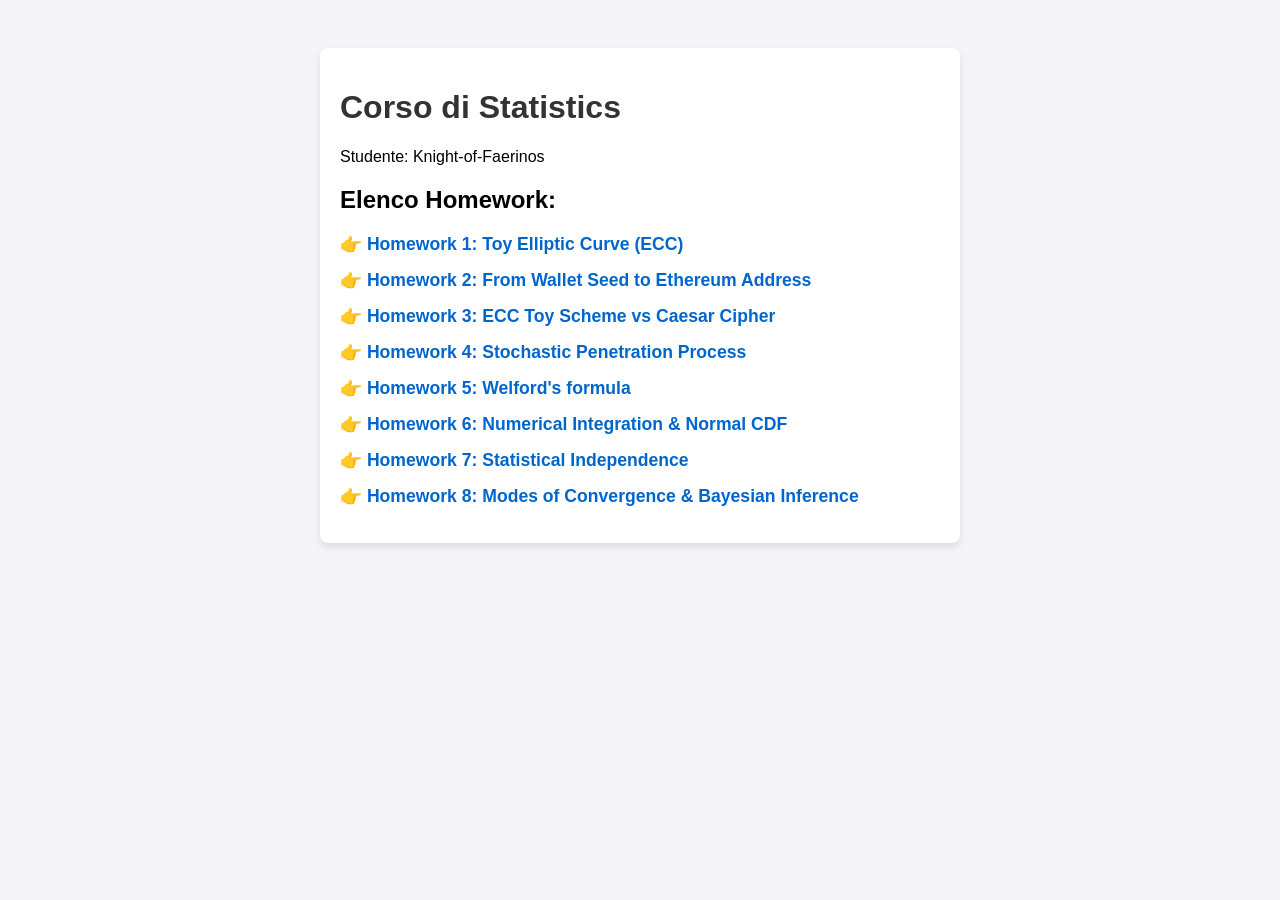
<file: index.html>
<!DOCTYPE html>
<html lang="en">
<head>
    <meta charset="UTF-8">
    <title>Statistics - Homeworks</title>
    <style>
        body { font-family: Arial, sans-serif; padding: 40px; background-color: #f4f4f9; }
        .container { max-width: 600px; margin: 0 auto; background: white; padding: 20px; border-radius: 8px; box-shadow: 0 4px 8px rgba(0,0,0,0.1); }
        h1 { color: #333; }
        ul { list-style-type: none; padding: 0; }
        li { margin: 15px 0; font-size: 1.1em; }
        a { text-decoration: none; color: #0066cc; font-weight: bold; }
        a:hover { text-decoration: underline; }
    </style>
</head>
<body>
    <div class="container">
        <h1>Corso di Statistics</h1>
        <p>Studente: Knight-of-Faerinos</p>
        
        <h2>Elenco Homework:</h2>
        <ul>
            <li>👉 <a href="./Homework1/index.html">Homework 1: Toy Elliptic Curve (ECC)</a></li>
            <li>👉 <a href="./Homework2/index.html">Homework 2: From Wallet Seed to Ethereum Address</a></li>
            <li>👉 <a href="./Homework3/index.html">Homework 3: ECC Toy Scheme vs Caesar Cipher</a></li>
            <li>👉 <a href="./Homework4/index.html">Homework 4: Stochastic Penetration Process</a></li>
            <li>👉 <a href="./Homework5/index.html">Homework 5: Welford's formula</a></li>
            <li>👉 <a href="./Homework6/index.html">Homework 6: Numerical Integration & Normal CDF</a></li>
            <li>👉 <a href="./Homework7/index.html">Homework 7: Statistical Independence</a></li>
            <li>👉 <a href="./Homework8/index.html">Homework 8: Modes of Convergence &amp; Bayesian Inference</a></li>
        </ul>
    </div>
</body>
</html>
</file>
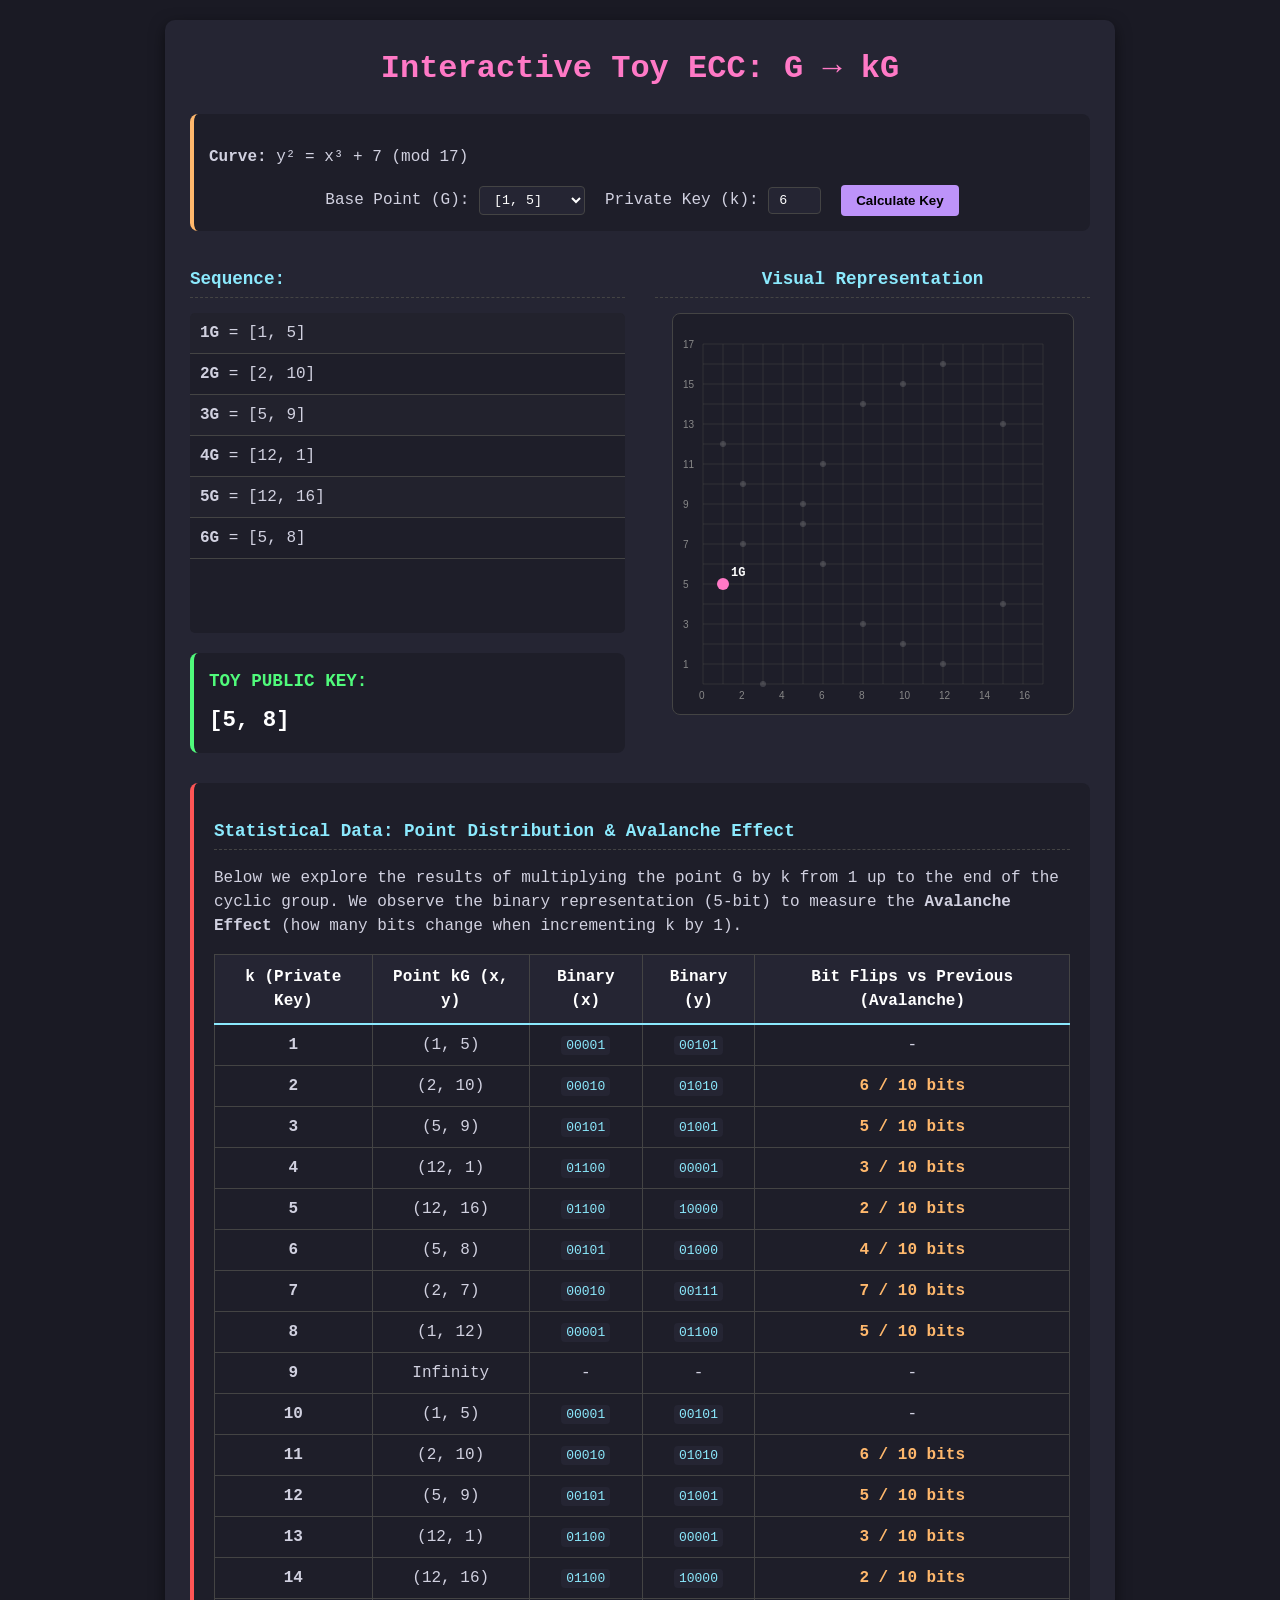
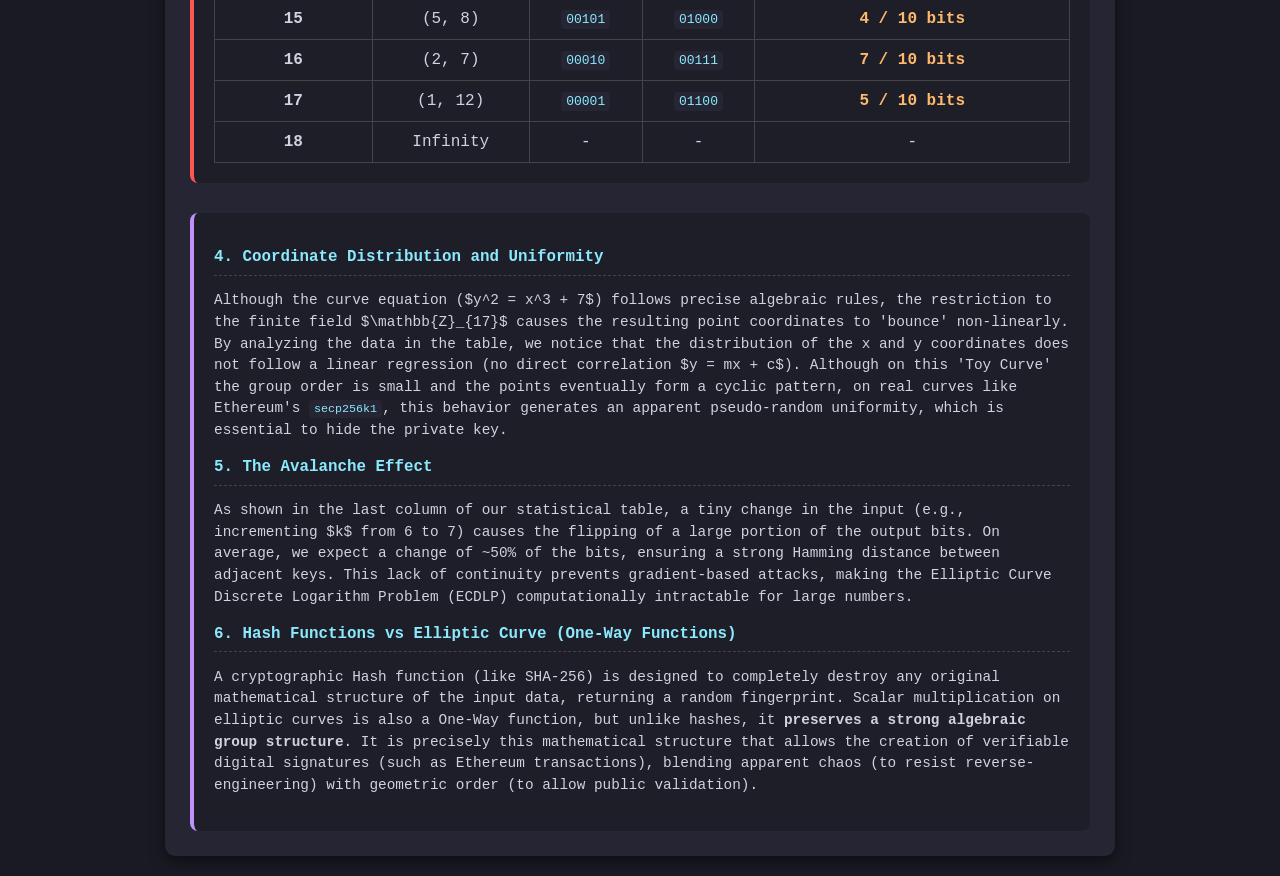
<file: Homework1/index.html>
<!DOCTYPE html>
<html lang="en">
<head>
    <meta charset="UTF-8">
    <meta name="viewport" content="width=device-width, initial-scale=1.0">
    <title>Interactive Toy ECC</title>
    <link rel="stylesheet" href="./style.css">
</head>
<body>

    <div class="container">
      <h1>Interactive Toy ECC: G &rarr; kG</h1>
      
      <div class="controls-box">
        <p><strong>Curve:</strong> y² = x³ + 7 (mod 17)</p>
        <div class="inputs-row">
            <label>Base Point (G): 
                <select id="base-point-select">
                    <option value="1,5" selected>[1, 5]</option>
                    <option value="2,10">[2, 10]</option>
                    <option value="5,8">[5, 8]</option>
                    <option value="15,13">[15, 13]</option>
                </select>
            </label>
            <label>Private Key (k): 
                <input type="number" id="private-key-input" value="6" min="1" max="20">
            </label>
            <button id="calculate-btn">Calculate Key</button>
        </div>
      </div>
      
      <div class="layout">
        <div class="text-results">
          <h2>Sequence:</h2>
          <ul id="points-list"></ul>
          <div class="result-box">
            <h3>TOY PUBLIC KEY:</h3>
            <div id="public-key-output">Press Calculate...</div>
          </div>
        </div>
        
        <div class="canvas-container">
          <h2>Visual Representation</h2>
          <canvas id="ecc-canvas" width="400" height="400"></canvas> 
        </div>
      </div>

      <div class="statistics-section">
          <h2>Statistical Data: Point Distribution & Avalanche Effect</h2>
          <p>Below we explore the results of multiplying the point G by k from 1 up to the end of the cyclic group. We observe the binary representation (5-bit) to measure the <strong>Avalanche Effect</strong> (how many bits change when incrementing k by 1).</p>
          
          <table border="1">
              <thead>
                  <tr>
                      <th>k (Private Key)</th>
                      <th>Point kG (x, y)</th>
                      <th>Binary (x)</th>
                      <th>Binary (y)</th>
                      <th>Bit Flips vs Previous (Avalanche)</th>
                  </tr>
              </thead>
              <tbody id="stats-table-body">
                  <!-- Populated via JS -->
              </tbody>
          </table>
      </div>

      <div class="explanation-box">
          <h2>4. Coordinate Distribution and Uniformity</h2>
          <p>Although the curve equation ($y^2 = x^3 + 7$) follows precise algebraic rules, the restriction to the finite field $\mathbb{Z}_{17}$ causes the resulting point coordinates to 'bounce' non-linearly. By analyzing the data in the table, we notice that the distribution of the x and y coordinates does not follow a linear regression (no direct correlation $y = mx + c$). Although on this 'Toy Curve' the group order is small and the points eventually form a cyclic pattern, on real curves like Ethereum's <code>secp256k1</code>, this behavior generates an apparent pseudo-random uniformity, which is essential to hide the private key.</p>
          
          <h2>5. The Avalanche Effect</h2>
          <p>As shown in the last column of our statistical table, a tiny change in the input (e.g., incrementing $k$ from 6 to 7) causes the flipping of a large portion of the output bits. On average, we expect a change of ~50% of the bits, ensuring a strong Hamming distance between adjacent keys. This lack of continuity prevents gradient-based attacks, making the Elliptic Curve Discrete Logarithm Problem (ECDLP) computationally intractable for large numbers.</p>
          
          <h2>6. Hash Functions vs Elliptic Curve (One-Way Functions)</h2>
          <p>A cryptographic Hash function (like SHA-256) is designed to completely destroy any original mathematical structure of the input data, returning a random fingerprint. Scalar multiplication on elliptic curves is also a One-Way function, but unlike hashes, it <strong>preserves a strong algebraic group structure</strong>. It is precisely this mathematical structure that allows the creation of verifiable digital signatures (such as Ethereum transactions), blending apparent chaos (to resist reverse-engineering) with geometric order (to allow public validation).</p>
      </div>
    </div>

    <script src="./script.js"></script>
</body>
</html>
</file>
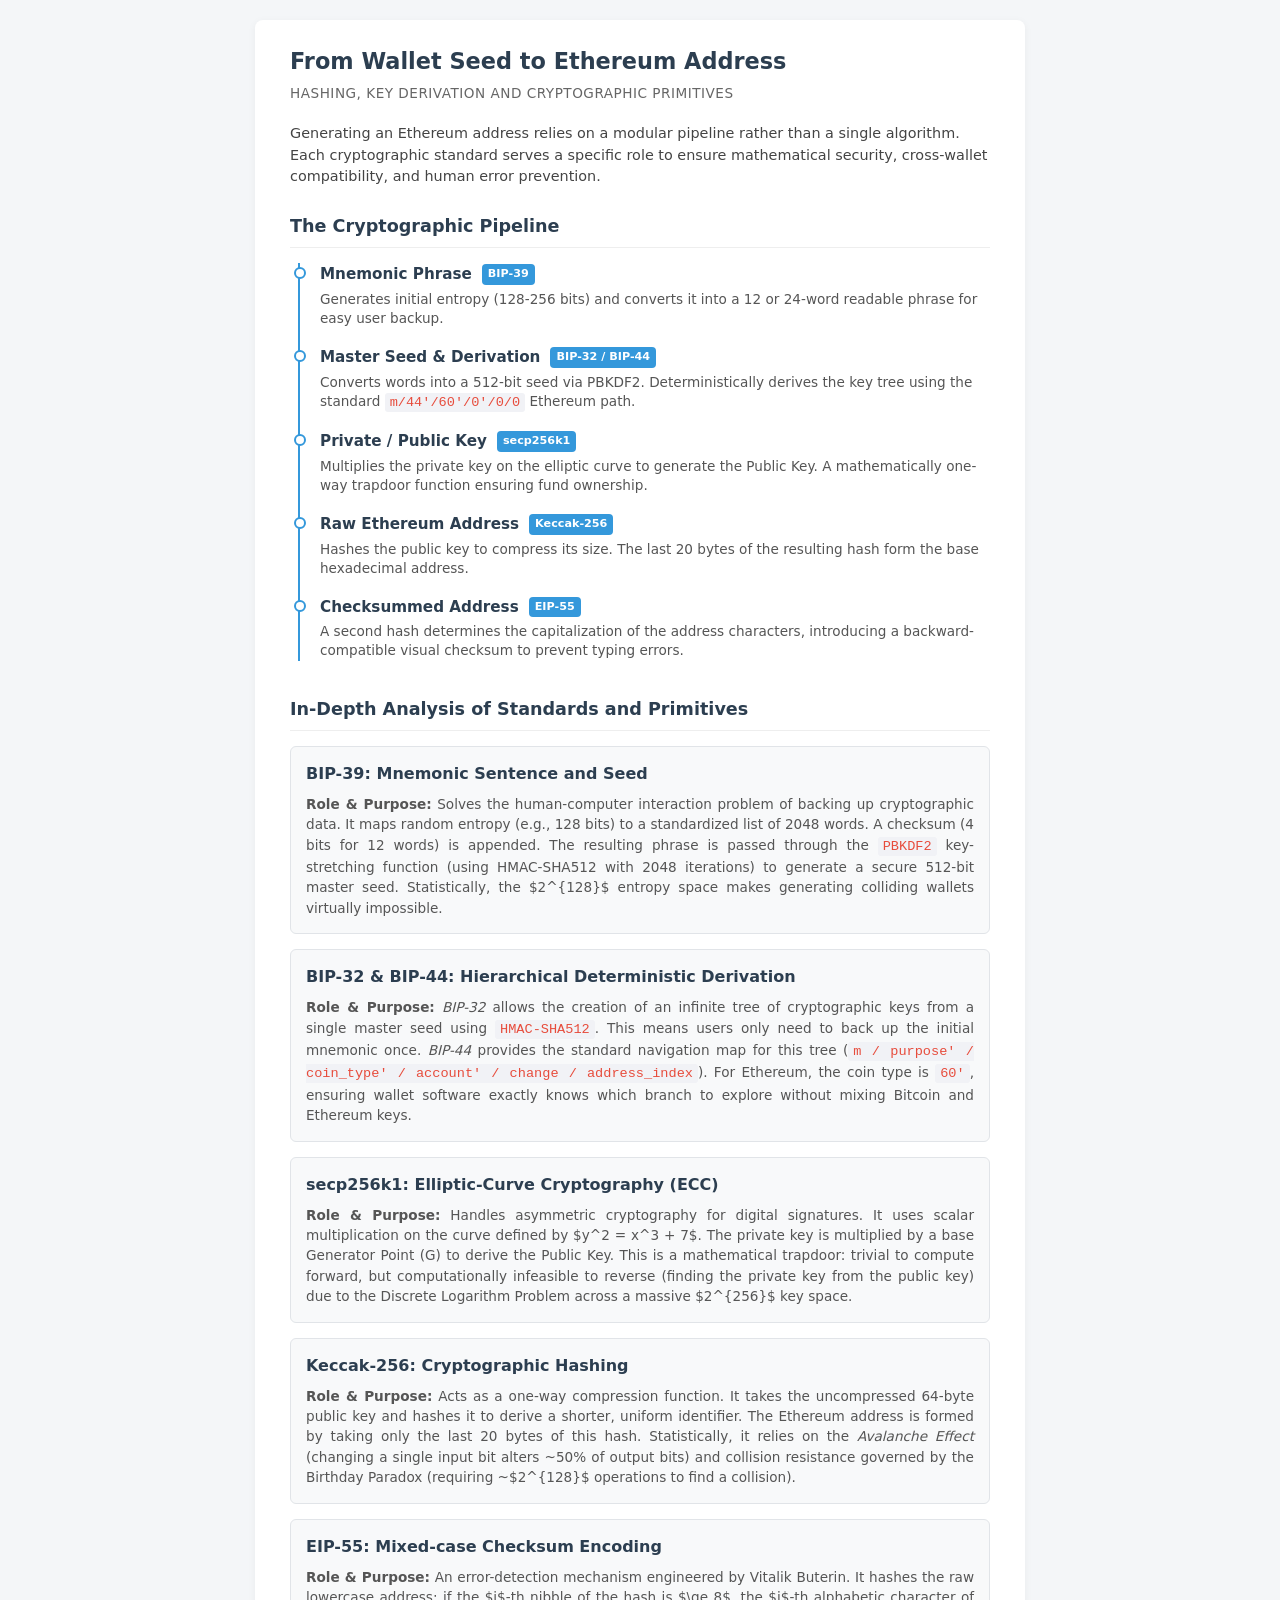
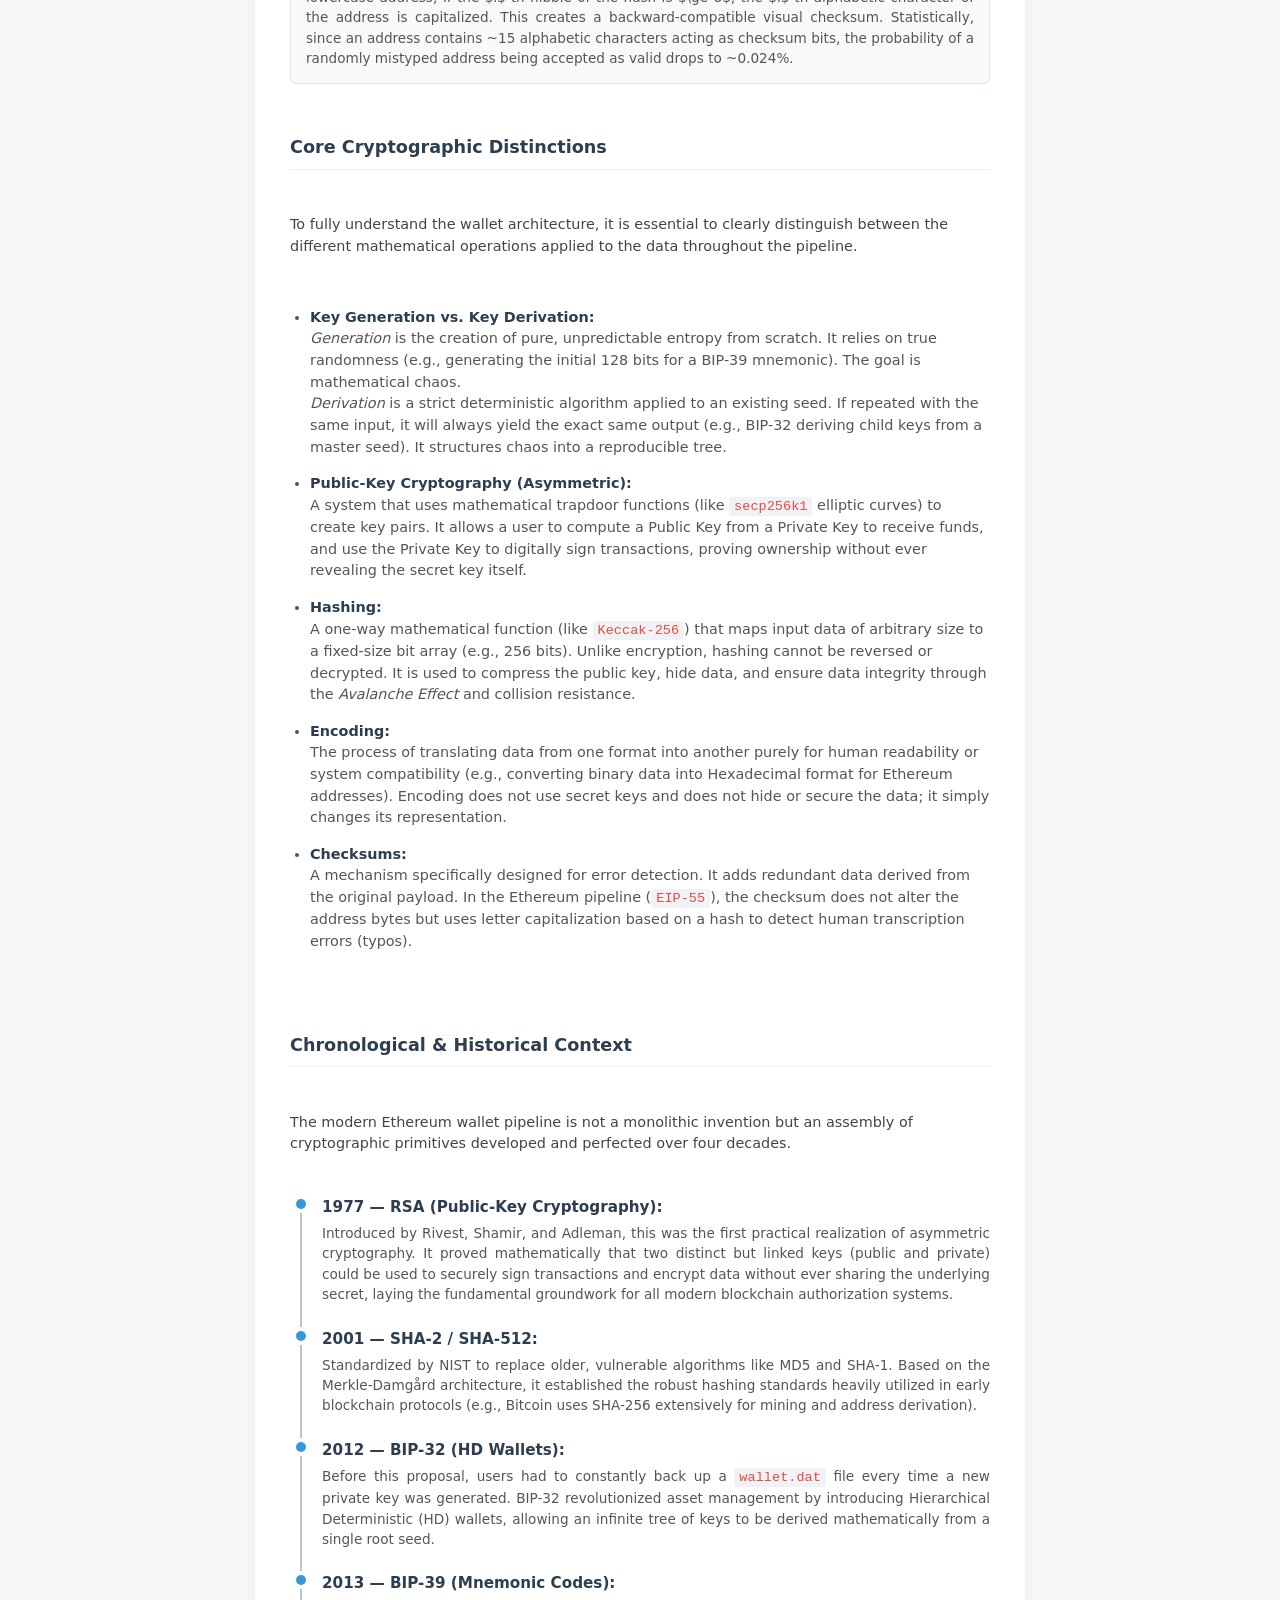
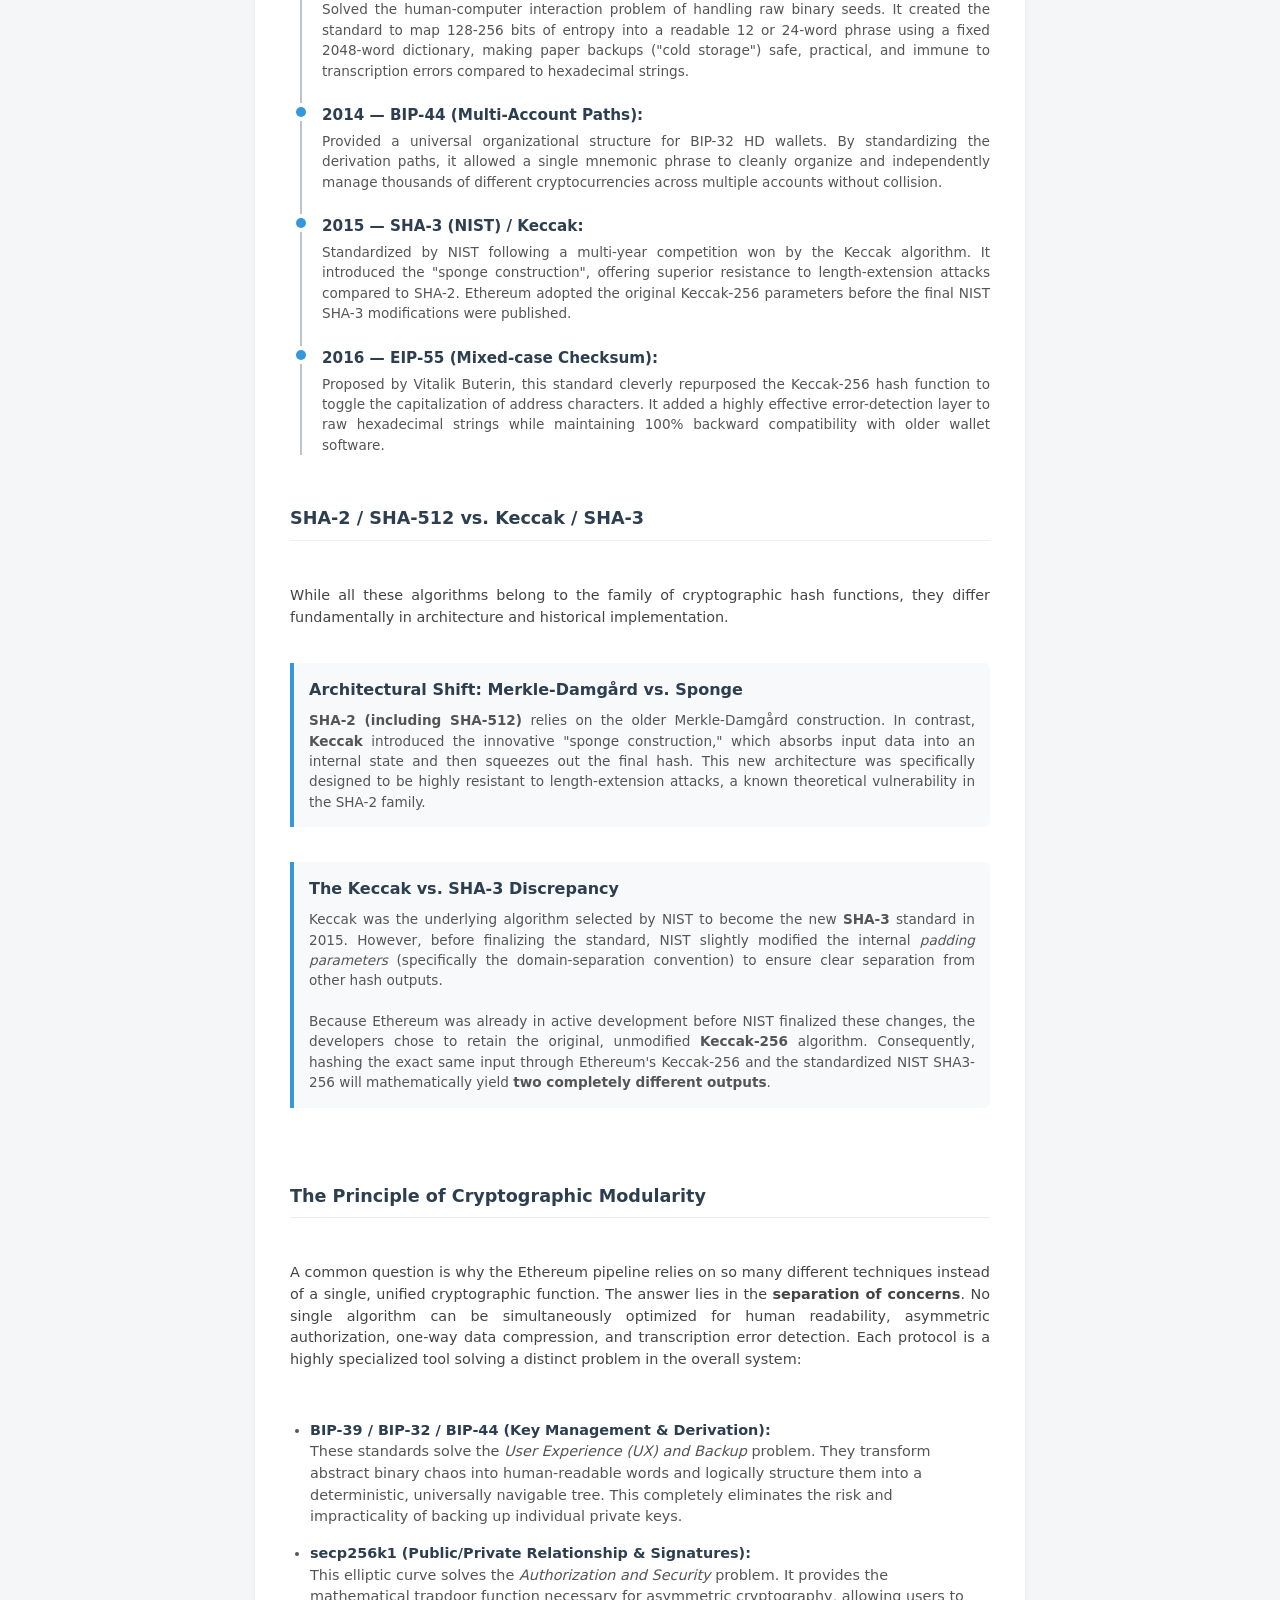
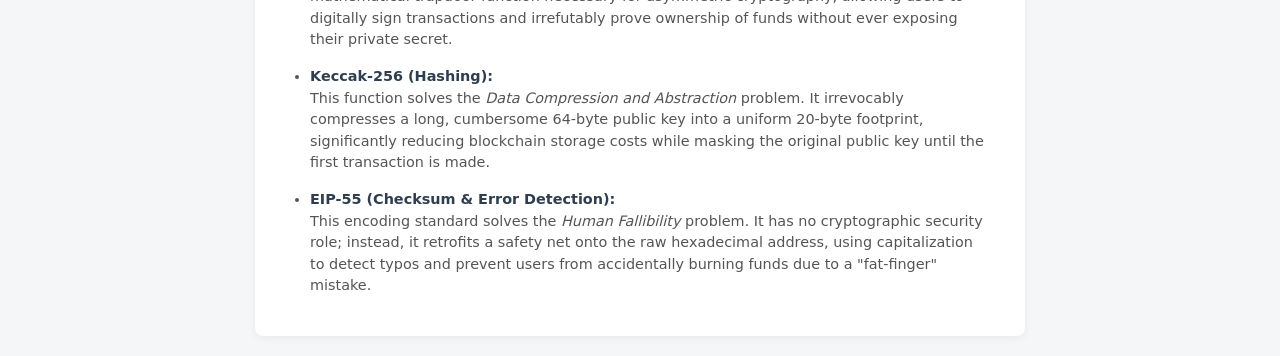
<file: Homework2/index.html>
<!DOCTYPE html>
<html lang="en">
<head>
    <meta charset="UTF-8">
    <meta name="viewport" content="width=device-width, initial-scale=1.0">
    <title>Ethereum Wallet Pipeline</title>
    <style>
        :root {
            --primary: #2c3e50;
            --accent: #3498db;
            --bg: #f4f6f8;
            --text: #333;
        }
        
        body {
            font-family: system-ui, -apple-system, sans-serif;
            line-height: 1.5;
            color: var(--text);
            background: var(--bg);
            margin: 0;
            padding: 20px;
            display: flex;
            justify-content: center;
        }

        .container {
            max-width: 700px;
            background: white;
            padding: 25px 35px;
            border-radius: 8px;
            box-shadow: 0 2px 8px rgba(0,0,0,0.05);
        }

        h1, h2, h3 { 
            color: var(--primary); 
            margin-top: 0; 
        }
        
        h1 { 
            font-size: 1.4rem; 
            margin-bottom: 4px; 
        }
        
        h2 {
            font-size: 1.1rem;
            margin-bottom: 15px;
            border-bottom: 1px solid #eee;
            padding-bottom: 8px;
        }

        .subtitle { 
            color: #666; 
            font-size: 0.85rem; 
            margin-bottom: 20px; 
            text-transform: uppercase;
            letter-spacing: 0.5px;
        }
        
        .intro-text {
            font-size: 0.9rem;
            margin-bottom: 25px;
            color: #444;
        }

        /* Compact Timeline Layout */
        .pipeline {
            border-left: 2px solid var(--accent);
            padding-left: 20px;
            margin-left: 8px;
        }

        .step {
            position: relative;
            margin-bottom: 18px;
        }

        .step:last-child { 
            margin-bottom: 0; 
        }

        .step::before {
            content: '';
            position: absolute;
            left: -26px;
            top: 4px;
            width: 8px;
            height: 8px;
            background: white;
            border: 2px solid var(--accent);
            border-radius: 50%;
        }

        .step h3 {
            font-size: 0.95rem;
            margin-bottom: 4px;
            display: flex;
            align-items: center;
            gap: 10px;
        }

        .badge {
            background: var(--accent);
            color: white;
            padding: 2px 6px;
            border-radius: 4px;
            font-size: 0.7rem;
            font-weight: 600;
        }

        .step p {
            margin: 0;
            font-size: 0.85rem;
            color: #555;
            line-height: 1.4;
        }

        code {
            background: #f1f2f6;
            padding: 2px 5px;
            border-radius: 3px;
            font-family: "Courier New", monospace;
            color: #e74c3c;
            font-size: 0.85rem;
        }
    </style>
</head>
<body>
    <div class="container">
        <h1>From Wallet Seed to Ethereum Address</h1>
        <div class="subtitle">Hashing, Key Derivation and Cryptographic Primitives</div>
        
        <p class="intro-text">
            Generating an Ethereum address relies on a modular pipeline rather than a single algorithm. Each cryptographic standard serves a specific role to ensure mathematical security, cross-wallet compatibility, and human error prevention.
        </p>

        <h2>The Cryptographic Pipeline</h2>
        
        <div class="pipeline">
            <div class="step">
                <h3>Mnemonic Phrase <span class="badge">BIP-39</span></h3>
                <p>Generates initial entropy (128-256 bits) and converts it into a 12 or 24-word readable phrase for easy user backup.</p>
            </div>
            
            <div class="step">
                <h3>Master Seed & Derivation <span class="badge">BIP-32 / BIP-44</span></h3>
                <p>Converts words into a 512-bit seed via PBKDF2. Deterministically derives the key tree using the standard <code>m/44'/60'/0'/0/0</code> Ethereum path.</p>
            </div>
            
            <div class="step">
                <h3>Private / Public Key <span class="badge">secp256k1</span></h3>
                <p>Multiplies the private key on the elliptic curve to generate the Public Key. A mathematically one-way trapdoor function ensuring fund ownership.</p>
            </div>
            
            <div class="step">
                <h3>Raw Ethereum Address <span class="badge">Keccak-256</span></h3>
                <p>Hashes the public key to compress its size. The last 20 bytes of the resulting hash form the base hexadecimal address.</p>
            </div>
            
            <div class="step">
                <h3>Checksummed Address <span class="badge">EIP-55</span></h3>
                <p>A second hash determines the capitalization of the address characters, introducing a backward-compatible visual checksum to prevent typing errors.</p>
            </div>
        </div>
        <h2 style="margin-top: 35px;">In-Depth Analysis of Standards and Primitives</h2>
        
        <div style="display: grid; gap: 15px;">
            
            <div style="background: #f8f9fa; border: 1px solid #e1e4e8; border-radius: 6px; padding: 15px;">
                <h3 style="margin-bottom: 8px; font-size: 1rem;">BIP-39: Mnemonic Sentence and Seed</h3>
                <p style="margin: 0; font-size: 0.85rem; color: #555; text-align: justify;">
                    <strong>Role & Purpose:</strong> Solves the human-computer interaction problem of backing up cryptographic data. It maps random entropy (e.g., 128 bits) to a standardized list of 2048 words. A checksum (4 bits for 12 words) is appended. The resulting phrase is passed through the <code>PBKDF2</code> key-stretching function (using HMAC-SHA512 with 2048 iterations) to generate a secure 512-bit master seed. Statistically, the $2^{128}$ entropy space makes generating colliding wallets virtually impossible.
                </p>
            </div>

            <div style="background: #f8f9fa; border: 1px solid #e1e4e8; border-radius: 6px; padding: 15px;">
                <h3 style="margin-bottom: 8px; font-size: 1rem;">BIP-32 & BIP-44: Hierarchical Deterministic Derivation</h3>
                <p style="margin: 0; font-size: 0.85rem; color: #555; text-align: justify;">
                    <strong>Role & Purpose:</strong> <em>BIP-32</em> allows the creation of an infinite tree of cryptographic keys from a single master seed using <code>HMAC-SHA512</code>. This means users only need to back up the initial mnemonic once. <em>BIP-44</em> provides the standard navigation map for this tree (<code>m / purpose' / coin_type' / account' / change / address_index</code>). For Ethereum, the coin type is <code>60'</code>, ensuring wallet software exactly knows which branch to explore without mixing Bitcoin and Ethereum keys.
                </p>
            </div>

            <div style="background: #f8f9fa; border: 1px solid #e1e4e8; border-radius: 6px; padding: 15px;">
                <h3 style="margin-bottom: 8px; font-size: 1rem;">secp256k1: Elliptic-Curve Cryptography (ECC)</h3>
                <p style="margin: 0; font-size: 0.85rem; color: #555; text-align: justify;">
                    <strong>Role & Purpose:</strong> Handles asymmetric cryptography for digital signatures. It uses scalar multiplication on the curve defined by $y^2 = x^3 + 7$. The private key is multiplied by a base Generator Point (G) to derive the Public Key. This is a mathematical trapdoor: trivial to compute forward, but computationally infeasible to reverse (finding the private key from the public key) due to the Discrete Logarithm Problem across a massive $2^{256}$ key space.
                </p>
            </div>

            <div style="background: #f8f9fa; border: 1px solid #e1e4e8; border-radius: 6px; padding: 15px;">
                <h3 style="margin-bottom: 8px; font-size: 1rem;">Keccak-256: Cryptographic Hashing</h3>
                <p style="margin: 0; font-size: 0.85rem; color: #555; text-align: justify;">
                    <strong>Role & Purpose:</strong> Acts as a one-way compression function. It takes the uncompressed 64-byte public key and hashes it to derive a shorter, uniform identifier. The Ethereum address is formed by taking only the last 20 bytes of this hash. Statistically, it relies on the <em>Avalanche Effect</em> (changing a single input bit alters ~50% of output bits) and collision resistance governed by the Birthday Paradox (requiring ~$2^{128}$ operations to find a collision).
                </p>
            </div>

            <div style="background: #f8f9fa; border: 1px solid #e1e4e8; border-radius: 6px; padding: 15px;">
                <h3 style="margin-bottom: 8px; font-size: 1rem;">EIP-55: Mixed-case Checksum Encoding</h3>
                <p style="margin: 0; font-size: 0.85rem; color: #555; text-align: justify;">
                    <strong>Role & Purpose:</strong> An error-detection mechanism engineered by Vitalik Buterin. It hashes the raw lowercase address; if the $i$-th nibble of the hash is $\ge 8$, the $i$-th alphabetic character of the address is capitalized. This creates a backward-compatible visual checksum. Statistically, since an address contains ~15 alphabetic characters acting as checksum bits, the probability of a randomly mistyped address being accepted as valid drops to ~0.024%.
                </p>
            </div>
            <h2 style="margin-top: 35px;">Core Cryptographic Distinctions</h2>
        
        <p style="font-size: 0.9rem; color: #444; margin-bottom: 20px;">
            To fully understand the wallet architecture, it is essential to clearly distinguish between the different mathematical operations applied to the data throughout the pipeline.
        </p>

        <ul style="padding-left: 20px; font-size: 0.9rem; color: #555;">
            <li style="margin-bottom: 15px;">
                <strong style="color: var(--primary);">Key Generation vs. Key Derivation:</strong><br>
                <em>Generation</em> is the creation of pure, unpredictable entropy from scratch. It relies on true randomness (e.g., generating the initial 128 bits for a BIP-39 mnemonic). The goal is mathematical chaos. <br>
                <em>Derivation</em> is a strict deterministic algorithm applied to an existing seed. If repeated with the same input, it will always yield the exact same output (e.g., BIP-32 deriving child keys from a master seed). It structures chaos into a reproducible tree.
            </li>

            <li style="margin-bottom: 15px;">
                <strong style="color: var(--primary);">Public-Key Cryptography (Asymmetric):</strong><br>
                A system that uses mathematical trapdoor functions (like <code>secp256k1</code> elliptic curves) to create key pairs. It allows a user to compute a Public Key from a Private Key to receive funds, and use the Private Key to digitally sign transactions, proving ownership without ever revealing the secret key itself.
            </li>

            <li style="margin-bottom: 15px;">
                <strong style="color: var(--primary);">Hashing:</strong><br>
                A one-way mathematical function (like <code>Keccak-256</code>) that maps input data of arbitrary size to a fixed-size bit array (e.g., 256 bits). Unlike encryption, hashing cannot be reversed or decrypted. It is used to compress the public key, hide data, and ensure data integrity through the <em>Avalanche Effect</em> and collision resistance.
            </li>

            <li style="margin-bottom: 15px;">
                <strong style="color: var(--primary);">Encoding:</strong><br>
                The process of translating data from one format into another purely for human readability or system compatibility (e.g., converting binary data into Hexadecimal format for Ethereum addresses). Encoding does not use secret keys and does not hide or secure the data; it simply changes its representation.
            </li>

            <li style="margin-bottom: 15px;">
                <strong style="color: var(--primary);">Checksums:</strong><br>
                A mechanism specifically designed for error detection. It adds redundant data derived from the original payload. In the Ethereum pipeline (<code>EIP-55</code>), the checksum does not alter the address bytes but uses letter capitalization based on a hash to detect human transcription errors (typos).
            </li>
        </ul>
        <h2 style="margin-top: 35px;">Chronological & Historical Context</h2>
        
        <p style="font-size: 0.9rem; color: #444; margin-bottom: 25px;">
            The modern Ethereum wallet pipeline is not a monolithic invention but an assembly of cryptographic primitives developed and perfected over four decades.
        </p>

        <div style="border-left: 2px solid #bdc3c7; padding-left: 20px; margin-left: 10px; position: relative;">
            
            <div style="margin-bottom: 22px; position: relative;">
                <span style="position: absolute; left: -26px; top: 4px; width: 10px; height: 10px; background-color: var(--accent); border-radius: 50%; box-shadow: 0 0 0 4px #ffffff;"></span>
                <strong style="color: var(--primary); font-size: 0.95rem;">1977 — RSA (Public-Key Cryptography):</strong><br>
                <span style="font-size: 0.85rem; color: #555; display: block; margin-top: 4px; text-align: justify;">
                    Introduced by Rivest, Shamir, and Adleman, this was the first practical realization of asymmetric cryptography. It proved mathematically that two distinct but linked keys (public and private) could be used to securely sign transactions and encrypt data without ever sharing the underlying secret, laying the fundamental groundwork for all modern blockchain authorization systems.
                </span>
            </div>
            
            <div style="margin-bottom: 22px; position: relative;">
                <span style="position: absolute; left: -26px; top: 4px; width: 10px; height: 10px; background-color: var(--accent); border-radius: 50%; box-shadow: 0 0 0 4px #ffffff;"></span>
                <strong style="color: var(--primary); font-size: 0.95rem;">2001 — SHA-2 / SHA-512:</strong><br>
                <span style="font-size: 0.85rem; color: #555; display: block; margin-top: 4px; text-align: justify;">
                    Standardized by NIST to replace older, vulnerable algorithms like MD5 and SHA-1. Based on the Merkle-Damgård architecture, it established the robust hashing standards heavily utilized in early blockchain protocols (e.g., Bitcoin uses SHA-256 extensively for mining and address derivation).
                </span>
            </div>
            
            <div style="margin-bottom: 22px; position: relative;">
                <span style="position: absolute; left: -26px; top: 4px; width: 10px; height: 10px; background-color: var(--accent); border-radius: 50%; box-shadow: 0 0 0 4px #ffffff;"></span>
                <strong style="color: var(--primary); font-size: 0.95rem;">2012 — BIP-32 (HD Wallets):</strong><br>
                <span style="font-size: 0.85rem; color: #555; display: block; margin-top: 4px; text-align: justify;">
                    Before this proposal, users had to constantly back up a <code>wallet.dat</code> file every time a new private key was generated. BIP-32 revolutionized asset management by introducing Hierarchical Deterministic (HD) wallets, allowing an infinite tree of keys to be derived mathematically from a single root seed.
                </span>
            </div>
            
            <div style="margin-bottom: 22px; position: relative;">
                <span style="position: absolute; left: -26px; top: 4px; width: 10px; height: 10px; background-color: var(--accent); border-radius: 50%; box-shadow: 0 0 0 4px #ffffff;"></span>
                <strong style="color: var(--primary); font-size: 0.95rem;">2013 — BIP-39 (Mnemonic Codes):</strong><br>
                <span style="font-size: 0.85rem; color: #555; display: block; margin-top: 4px; text-align: justify;">
                    Solved the human-computer interaction problem of handling raw binary seeds. It created the standard to map 128-256 bits of entropy into a readable 12 or 24-word phrase using a fixed 2048-word dictionary, making paper backups ("cold storage") safe, practical, and immune to transcription errors compared to hexadecimal strings.
                </span>
            </div>
            
            <div style="margin-bottom: 22px; position: relative;">
                <span style="position: absolute; left: -26px; top: 4px; width: 10px; height: 10px; background-color: var(--accent); border-radius: 50%; box-shadow: 0 0 0 4px #ffffff;"></span>
                <strong style="color: var(--primary); font-size: 0.95rem;">2014 — BIP-44 (Multi-Account Paths):</strong><br>
                <span style="font-size: 0.85rem; color: #555; display: block; margin-top: 4px; text-align: justify;">
                    Provided a universal organizational structure for BIP-32 HD wallets. By standardizing the derivation paths, it allowed a single mnemonic phrase to cleanly organize and independently manage thousands of different cryptocurrencies across multiple accounts without collision.
                </span>
            </div>
            
            <div style="margin-bottom: 22px; position: relative;">
                <span style="position: absolute; left: -26px; top: 4px; width: 10px; height: 10px; background-color: var(--accent); border-radius: 50%; box-shadow: 0 0 0 4px #ffffff;"></span>
                <strong style="color: var(--primary); font-size: 0.95rem;">2015 — SHA-3 (NIST) / Keccak:</strong><br>
                <span style="font-size: 0.85rem; color: #555; display: block; margin-top: 4px; text-align: justify;">
                    Standardized by NIST following a multi-year competition won by the Keccak algorithm. It introduced the "sponge construction", offering superior resistance to length-extension attacks compared to SHA-2. Ethereum adopted the original Keccak-256 parameters before the final NIST SHA-3 modifications were published.
                </span>
            </div>
            
            <div style="position: relative;">
                <span style="position: absolute; left: -26px; top: 4px; width: 10px; height: 10px; background-color: var(--accent); border-radius: 50%; box-shadow: 0 0 0 4px #ffffff;"></span>
                <strong style="color: var(--primary); font-size: 0.95rem;">2016 — EIP-55 (Mixed-case Checksum):</strong><br>
                <span style="font-size: 0.85rem; color: #555; display: block; margin-top: 4px; text-align: justify;">
                    Proposed by Vitalik Buterin, this standard cleverly repurposed the Keccak-256 hash function to toggle the capitalization of address characters. It added a highly effective error-detection layer to raw hexadecimal strings while maintaining 100% backward compatibility with older wallet software.
                </span>
            </div>
        </div>
        <h2 style="margin-top: 35px;">SHA-2 / SHA-512 vs. Keccak / SHA-3</h2>
        
        <p style="font-size: 0.9rem; color: #444; margin-bottom: 20px; text-align: justify;">
            While all these algorithms belong to the family of cryptographic hash functions, they differ fundamentally in architecture and historical implementation.
        </p>

        <div style="background: #f8f9fa; border-left: 4px solid var(--accent); padding: 15px; margin-bottom: 20px; border-radius: 0 6px 6px 0;">
            <h3 style="margin-top: 0; margin-bottom: 8px; font-size: 1rem;">Architectural Shift: Merkle-Damgård vs. Sponge</h3>
            <p style="margin: 0; font-size: 0.85rem; color: #555; text-align: justify;">
                <strong>SHA-2 (including SHA-512)</strong> relies on the older Merkle-Damgård construction. In contrast, <strong>Keccak</strong> introduced the innovative "sponge construction," which absorbs input data into an internal state and then squeezes out the final hash. This new architecture was specifically designed to be highly resistant to length-extension attacks, a known theoretical vulnerability in the SHA-2 family.
            </p>
        </div>

        <div style="background: #f8f9fa; border-left: 4px solid var(--accent); padding: 15px; margin-bottom: 25px; border-radius: 0 6px 6px 0;">
            <h3 style="margin-top: 0; margin-bottom: 8px; font-size: 1rem;">The Keccak vs. SHA-3 Discrepancy</h3>
            <p style="margin: 0; font-size: 0.85rem; color: #555; text-align: justify;">
                Keccak was the underlying algorithm selected by NIST to become the new <strong>SHA-3</strong> standard in 2015. However, before finalizing the standard, NIST slightly modified the internal <em>padding parameters</em> (specifically the domain-separation convention) to ensure clear separation from other hash outputs. <br><br>
                Because Ethereum was already in active development before NIST finalized these changes, the developers chose to retain the original, unmodified <strong>Keccak-256</strong> algorithm. Consequently, hashing the exact same input through Ethereum's Keccak-256 and the standardized NIST SHA3-256 will mathematically yield <strong>two completely different outputs</strong>.
            </p>
        </div>
            <h2 style="margin-top: 35px;">The Principle of Cryptographic Modularity</h2>
        
        <p style="font-size: 0.9rem; color: #444; margin-bottom: 20px; text-align: justify;">
            A common question is why the Ethereum pipeline relies on so many different techniques instead of a single, unified cryptographic function. The answer lies in the <strong>separation of concerns</strong>. No single algorithm can be simultaneously optimized for human readability, asymmetric authorization, one-way data compression, and transcription error detection. Each protocol is a highly specialized tool solving a distinct problem in the overall system:
        </p>

        <ul style="padding-left: 20px; font-size: 0.9rem; color: #555;">
            <li style="margin-bottom: 15px;">
                <strong style="color: var(--primary);">BIP-39 / BIP-32 / BIP-44 (Key Management & Derivation):</strong><br>
                These standards solve the <em>User Experience (UX) and Backup</em> problem. They transform abstract binary chaos into human-readable words and logically structure them into a deterministic, universally navigable tree. This completely eliminates the risk and impracticality of backing up individual private keys.
            </li>
            
            <li style="margin-bottom: 15px;">
                <strong style="color: var(--primary);">secp256k1 (Public/Private Relationship & Signatures):</strong><br>
                This elliptic curve solves the <em>Authorization and Security</em> problem. It provides the mathematical trapdoor function necessary for asymmetric cryptography, allowing users to digitally sign transactions and irrefutably prove ownership of funds without ever exposing their private secret.
            </li>

            <li style="margin-bottom: 15px;">
                <strong style="color: var(--primary);">Keccak-256 (Hashing):</strong><br>
                This function solves the <em>Data Compression and Abstraction</em> problem. It irrevocably compresses a long, cumbersome 64-byte public key into a uniform 20-byte footprint, significantly reducing blockchain storage costs while masking the original public key until the first transaction is made.
            </li>

            <li style="margin-bottom: 0;">
                <strong style="color: var(--primary);">EIP-55 (Checksum & Error Detection):</strong><br>
                This encoding standard solves the <em>Human Fallibility</em> problem. It has no cryptographic security role; instead, it retrofits a safety net onto the raw hexadecimal address, using capitalization to detect typos and prevent users from accidentally burning funds due to a "fat-finger" mistake.
            </li>
        </ul>
        </div>
    </div>
</body>
</html>
</file>
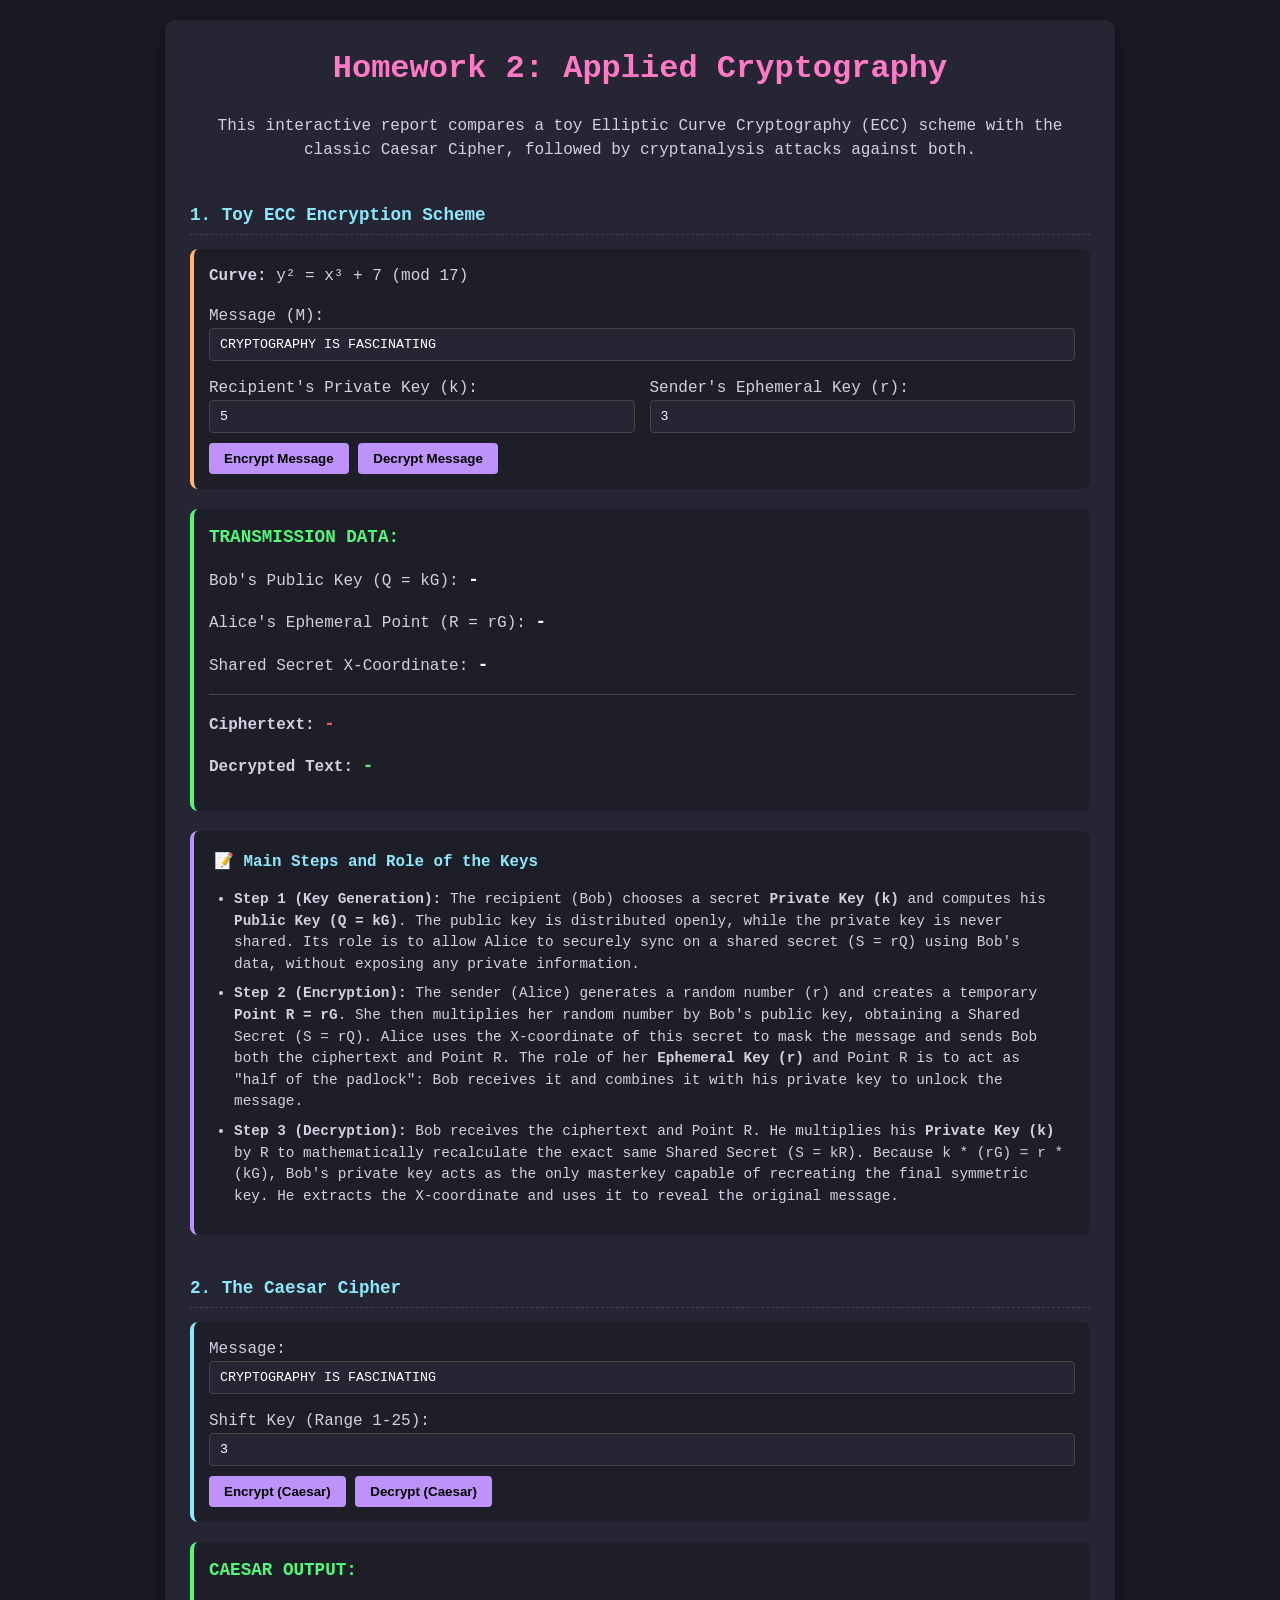
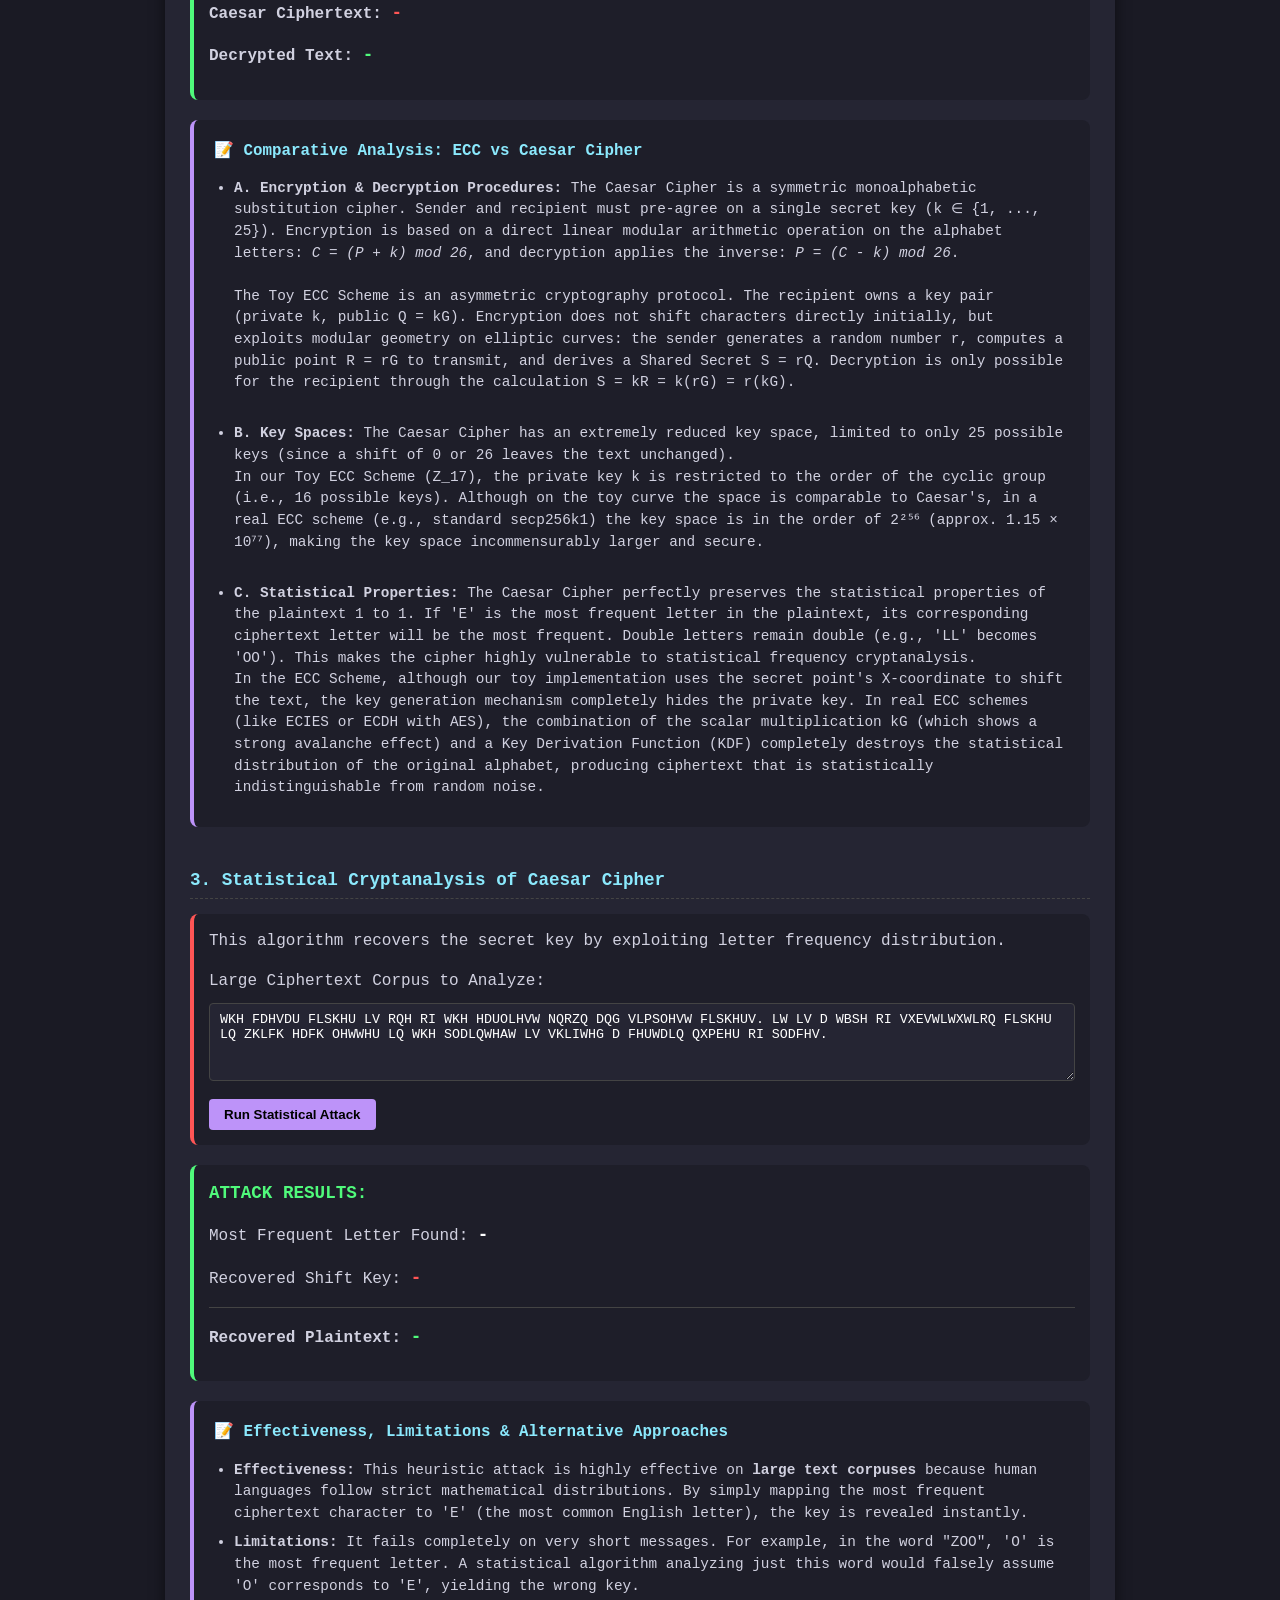
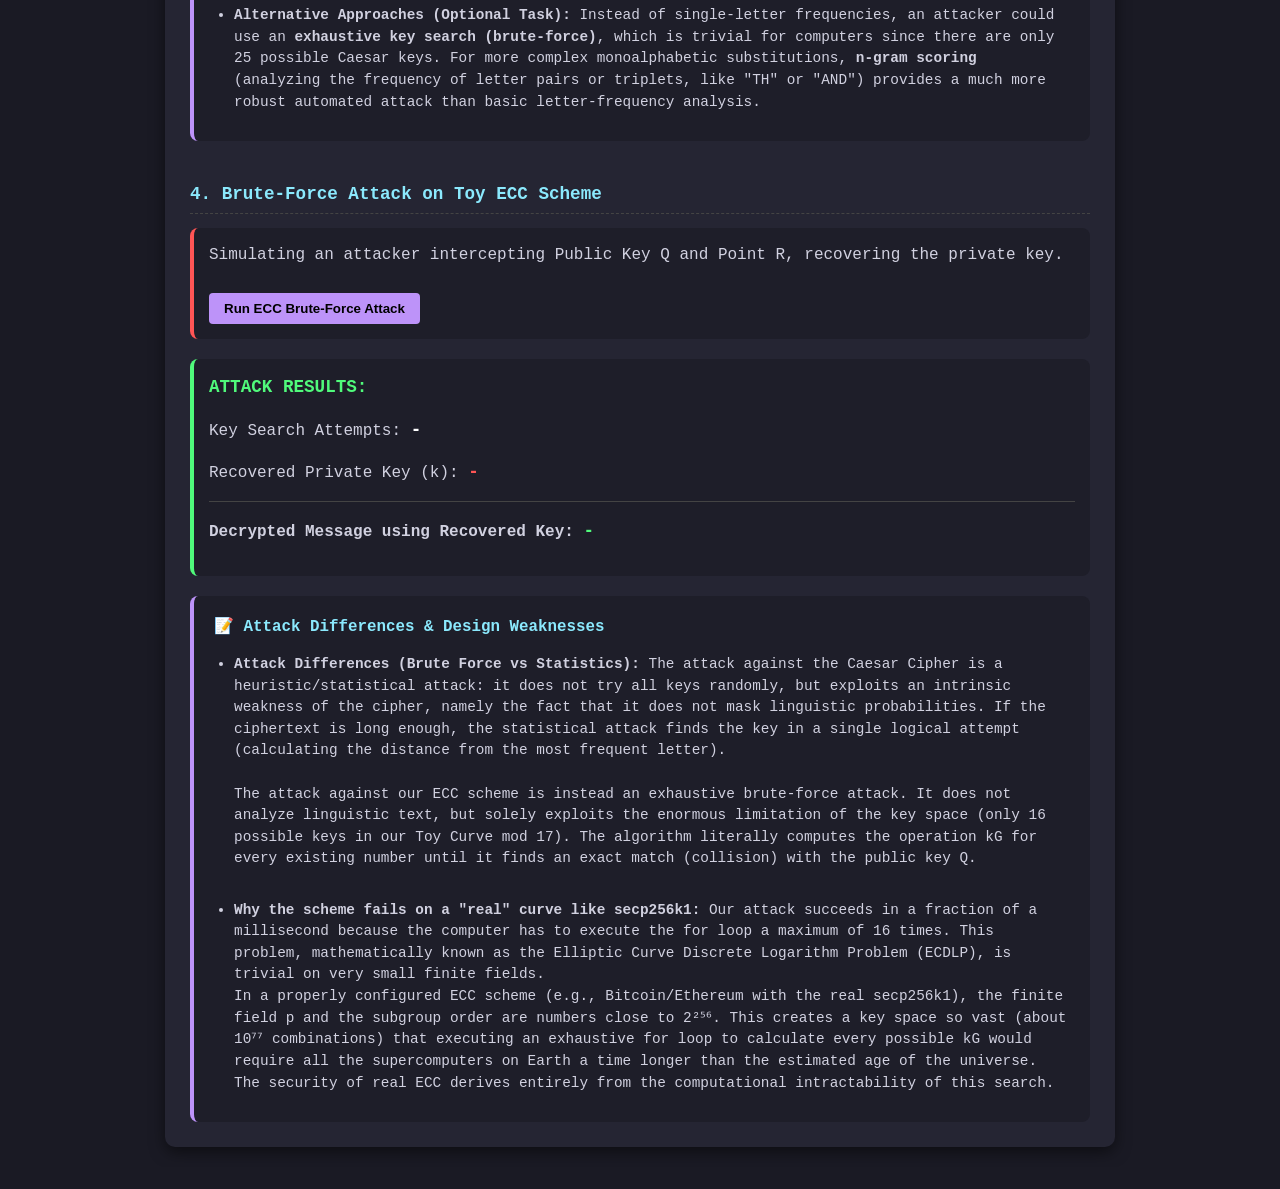
<file: Homework3/index.html>
<!DOCTYPE html>
<html lang="en">
<head>
    <meta charset="UTF-8">
    <meta name="viewport" content="width=device-width, initial-scale=1.0">
    <title>Homework 2: Cryptanalysis & Schemes</title>
    <!-- Riferimento unico al file CSS esterno -->
    <link rel="stylesheet" href="./style.css">
</head>
<body>

    <div class="container">
        <h1>Homework 2: Applied Cryptography</h1>
        <p style="text-align: center;">This interactive report compares a toy Elliptic Curve Cryptography (ECC) scheme with the classic Caesar Cipher, followed by cryptanalysis attacks against both.</p>

        <!-- ========================================== -->
        <!-- SECTION 1: ECC ENCRYPTION                  -->
        <!-- ========================================== -->
        <h2>1. Toy ECC Encryption Scheme</h2>
        
        <div class="controls-box">
            <p style="margin-top:0;"><strong>Curve:</strong> y² = x³ + 7 (mod 17)</p>
            
            <label>Message (M):</label>
            <input type="text" id="ecc-message" value="CRYPTOGRAPHY IS FASCINATING">
            
            <div class="inputs-row">
                <div style="flex: 1; min-width: 200px;">
                    <label>Recipient's Private Key (k):</label>
                    <input type="number" id="ecc-bob-k" value="5" min="1" max="16">
                </div>
                <div style="flex: 1; min-width: 200px;">
                    <label>Sender's Ephemeral Key (r):</label>
                    <input type="number" id="ecc-alice-r" value="3" min="1" max="16">
                </div>
            </div>
            
            <button onclick="eccEncrypt()">Encrypt Message</button>
            <button onclick="eccDecrypt()">Decrypt Message</button>
        </div>

        <div class="result-box">
            <h3>TRANSMISSION DATA:</h3>
            <p>Bob's Public Key (Q = kG): <span class="highlight-data" id="ecc-bob-q">-</span></p>
            <p>Alice's Ephemeral Point (R = rG): <span class="highlight-data" id="ecc-alice-r-out">-</span></p>
            <p>Shared Secret X-Coordinate: <span class="highlight-data" id="ecc-secret-out">-</span></p>
            <hr style="border: 0; height: 1px; background: #444; margin: 15px 0;">
            <p><strong>Ciphertext:</strong> <span class="danger-data" id="ecc-cipher-out">-</span></p>
            <p><strong>Decrypted Text:</strong> <span class="success-data" id="ecc-plain-out">-</span></p>
        </div>

        <div class="explanation-box">
            <h3 style="color: #8be9fd;">📝 Main Steps and Role of the Keys</h3>
            <ul>
                <li><strong>Step 1 (Key Generation):</strong> The recipient (Bob) chooses a secret <strong>Private Key (k)</strong> and computes his <strong>Public Key (Q = kG)</strong>. The public key is distributed openly, while the private key is never shared. Its role is to allow Alice to securely sync on a shared secret (S = rQ) using Bob's data, without exposing any private information.</li>
                <li><strong>Step 2 (Encryption):</strong> The sender (Alice) generates a random number (r) and creates a temporary <strong>Point R = rG</strong>. She then multiplies her random number by Bob's public key, obtaining a Shared Secret (S = rQ). Alice uses the X-coordinate of this secret to mask the message and sends Bob both the ciphertext and Point R. The role of her <strong>Ephemeral Key (r)</strong> and Point R is to act as "half of the padlock": Bob receives it and combines it with his private key to unlock the message.</li>
                <li><strong>Step 3 (Decryption):</strong> Bob receives the ciphertext and Point R. He multiplies his <strong>Private Key (k)</strong> by R to mathematically recalculate the exact same Shared Secret (S = kR). Because k * (rG) = r * (kG), Bob's private key acts as the only masterkey capable of recreating the final symmetric key. He extracts the X-coordinate and uses it to reveal the original message.</li>
            </ul>
        </div>

        <!-- ========================================== -->
        <!-- SECTION 2: CAESAR CIPHER                   -->
        <!-- ========================================== -->
        <h2>2. The Caesar Cipher</h2>
        
        <div class="controls-box" style="border-left-color: #8be9fd;">
            <label>Message:</label>
            <input type="text" id="caesar-message" value="CRYPTOGRAPHY IS FASCINATING">
            
            <div class="inputs-row">
                <div style="flex: 1;">
                    <label>Shift Key (Range 1-25):</label>
                    <input type="number" id="caesar-key" value="3" min="1" max="25">
                </div>
            </div>
            
            <button onclick="caesarEncrypt()">Encrypt (Caesar)</button>
            <button onclick="caesarDecrypt()">Decrypt (Caesar)</button>
        </div>

        <div class="result-box">
            <h3>CAESAR OUTPUT:</h3>
            <p><strong>Caesar Ciphertext:</strong> <span class="danger-data" id="caesar-cipher-out">-</span></p>
            <p><strong>Decrypted Text:</strong> <span class="success-data" id="caesar-plain-out">-</span></p>
        </div>

        <div class="explanation-box">
            <h3 style="color: #8be9fd;">📝 Comparative Analysis: ECC vs Caesar Cipher</h3>
            <ul>
                <li><strong>A. Encryption & Decryption Procedures:</strong> The Caesar Cipher is a symmetric monoalphabetic substitution cipher. Sender and recipient must pre-agree on a single secret key (k ∈ {1, ..., 25}). Encryption is based on a direct linear modular arithmetic operation on the alphabet letters: <em>C = (P + k) mod 26</em>, and decryption applies the inverse: <em>P = (C - k) mod 26</em>. 
                <br><br>The Toy ECC Scheme is an asymmetric cryptography protocol. The recipient owns a key pair (private k, public Q = kG). Encryption does not shift characters directly initially, but exploits modular geometry on elliptic curves: the sender generates a random number r, computes a public point R = rG to transmit, and derives a Shared Secret S = rQ. Decryption is only possible for the recipient through the calculation S = kR = k(rG) = r(kG).</li>
                <br>
                <li><strong>B. Key Spaces:</strong> The Caesar Cipher has an extremely reduced key space, limited to only 25 possible keys (since a shift of 0 or 26 leaves the text unchanged). 
                <br>In our Toy ECC Scheme (Z_17), the private key k is restricted to the order of the cyclic group (i.e., 16 possible keys). Although on the toy curve the space is comparable to Caesar's, in a real ECC scheme (e.g., standard secp256k1) the key space is in the order of 2²⁵⁶ (approx. 1.15 × 10⁷⁷), making the key space incommensurably larger and secure.</li>
                <br>
                <li><strong>C. Statistical Properties:</strong> The Caesar Cipher perfectly preserves the statistical properties of the plaintext 1 to 1. If 'E' is the most frequent letter in the plaintext, its corresponding ciphertext letter will be the most frequent. Double letters remain double (e.g., 'LL' becomes 'OO'). This makes the cipher highly vulnerable to statistical frequency cryptanalysis. 
                <br>In the ECC Scheme, although our toy implementation uses the secret point's X-coordinate to shift the text, the key generation mechanism completely hides the private key. In real ECC schemes (like ECIES or ECDH with AES), the combination of the scalar multiplication kG (which shows a strong avalanche effect) and a Key Derivation Function (KDF) completely destroys the statistical distribution of the original alphabet, producing ciphertext that is statistically indistinguishable from random noise.</li>
            </ul>
        </div>

        <!-- ========================================== -->
        <!-- SECTION 3: STATISTICAL ATTACK              -->
        <!-- ========================================== -->
        <h2>3. Statistical Cryptanalysis of Caesar Cipher</h2>
        
        <div class="controls-box" style="border-left-color: #ff5555;">
            <p style="margin-top:0;">This algorithm recovers the secret key by exploiting letter frequency distribution.</p>
            
            <label>Large Ciphertext Corpus to Analyze:</label>
            <textarea id="caesar-attack-input" rows="4" style="margin-top: 10px;">WKH FDHVDU FLSKHU LV RQH RI WKH HDUOLHVW NQRZQ DQG VLPSOHVW FLSKHUV. LW LV D WBSH RI VXEVWLWXWLRQ FLSKHU LQ ZKLFK HDFK OHWWHU LQ WKH SODLQWHAW LV VKLIWHG D FHUWDLQ QXPEHU RI SODFHV.</textarea>
            
            <button onclick="caesarStatisticalAttack()">Run Statistical Attack</button>
        </div>

        <div class="result-box">
            <h3>ATTACK RESULTS:</h3>
            <p>Most Frequent Letter Found: <span class="highlight-data" id="stat-most-freq">-</span></p>
            <p>Recovered Shift Key: <span class="danger-data" id="stat-recovered-key">-</span></p>
            <hr style="border: 0; height: 1px; background: #444; margin: 15px 0;">
            <p><strong>Recovered Plaintext:</strong> <span class="success-data" id="stat-decrypted-text">-</span></p>
        </div>

        <div class="explanation-box">
            <h3 style="color: #8be9fd;">📝 Effectiveness, Limitations & Alternative Approaches</h3>
            <ul>
                <li><strong>Effectiveness:</strong> This heuristic attack is highly effective on <strong>large text corpuses</strong> because human languages follow strict mathematical distributions. By simply mapping the most frequent ciphertext character to 'E' (the most common English letter), the key is revealed instantly.</li>
                <li><strong>Limitations:</strong> It fails completely on very short messages. For example, in the word "ZOO", 'O' is the most frequent letter. A statistical algorithm analyzing just this word would falsely assume 'O' corresponds to 'E', yielding the wrong key.</li>
                <li><strong>Alternative Approaches (Optional Task):</strong> Instead of single-letter frequencies, an attacker could use an <strong>exhaustive key search (brute-force)</strong>, which is trivial for computers since there are only 25 possible Caesar keys. For more complex monoalphabetic substitutions, <strong>n-gram scoring</strong> (analyzing the frequency of letter pairs or triplets, like "TH" or "AND") provides a much more robust automated attack than basic letter-frequency analysis.</li>
            </ul>
        </div>

        <!-- ========================================== -->
        <!-- SECTION 4: ECC BRUTE FORCE                 -->
        <!-- ========================================== -->
        <h2>4. Brute-Force Attack on Toy ECC Scheme</h2>
        
        <div class="controls-box" style="border-left-color: #ff5555;">
            <p style="margin-top:0;">Simulating an attacker intercepting Public Key Q and Point R, recovering the private key.</p>
            <button onclick="eccBruteForceAttack()">Run ECC Brute-Force Attack</button>
        </div>

        <div class="result-box">
            <h3>ATTACK RESULTS:</h3>
            <p>Key Search Attempts: <span class="highlight-data" id="ecc-attack-attempts">-</span></p>
            <p>Recovered Private Key (k): <span class="danger-data" id="ecc-recovered-k">-</span></p>
            <hr style="border: 0; height: 1px; background: #444; margin: 15px 0;">
            <p><strong>Decrypted Message using Recovered Key:</strong> <span class="success-data" id="ecc-attack-plaintext">-</span></p>
        </div>

        <div class="explanation-box">
            <h3 style="color: #8be9fd;">📝 Attack Differences & Design Weaknesses</h3>
            <ul>
                <li><strong>Attack Differences (Brute Force vs Statistics):</strong> The attack against the Caesar Cipher is a heuristic/statistical attack: it does not try all keys randomly, but exploits an intrinsic weakness of the cipher, namely the fact that it does not mask linguistic probabilities. If the ciphertext is long enough, the statistical attack finds the key in a single logical attempt (calculating the distance from the most frequent letter). 
                <br><br>The attack against our ECC scheme is instead an exhaustive brute-force attack. It does not analyze linguistic text, but solely exploits the enormous limitation of the key space (only 16 possible keys in our Toy Curve mod 17). The algorithm literally computes the operation kG for every existing number until it finds an exact match (collision) with the public key Q.</li>
                <br>
                <li><strong>Why the scheme fails on a "real" curve like secp256k1:</strong> Our attack succeeds in a fraction of a millisecond because the computer has to execute the for loop a maximum of 16 times. This problem, mathematically known as the Elliptic Curve Discrete Logarithm Problem (ECDLP), is trivial on very small finite fields. 
                <br>In a properly configured ECC scheme (e.g., Bitcoin/Ethereum with the real secp256k1), the finite field p and the subgroup order are numbers close to 2²⁵⁶. This creates a key space so vast (about 10⁷⁷ combinations) that executing an exhaustive for loop to calculate every possible kG would require all the supercomputers on Earth a time longer than the estimated age of the universe. The security of real ECC derives entirely from the computational intractability of this search.</li>
            </ul>
        </div>

    </div>

    <!-- Script -->
    <script src="script.js"></script>
</body>
</html>
</file>
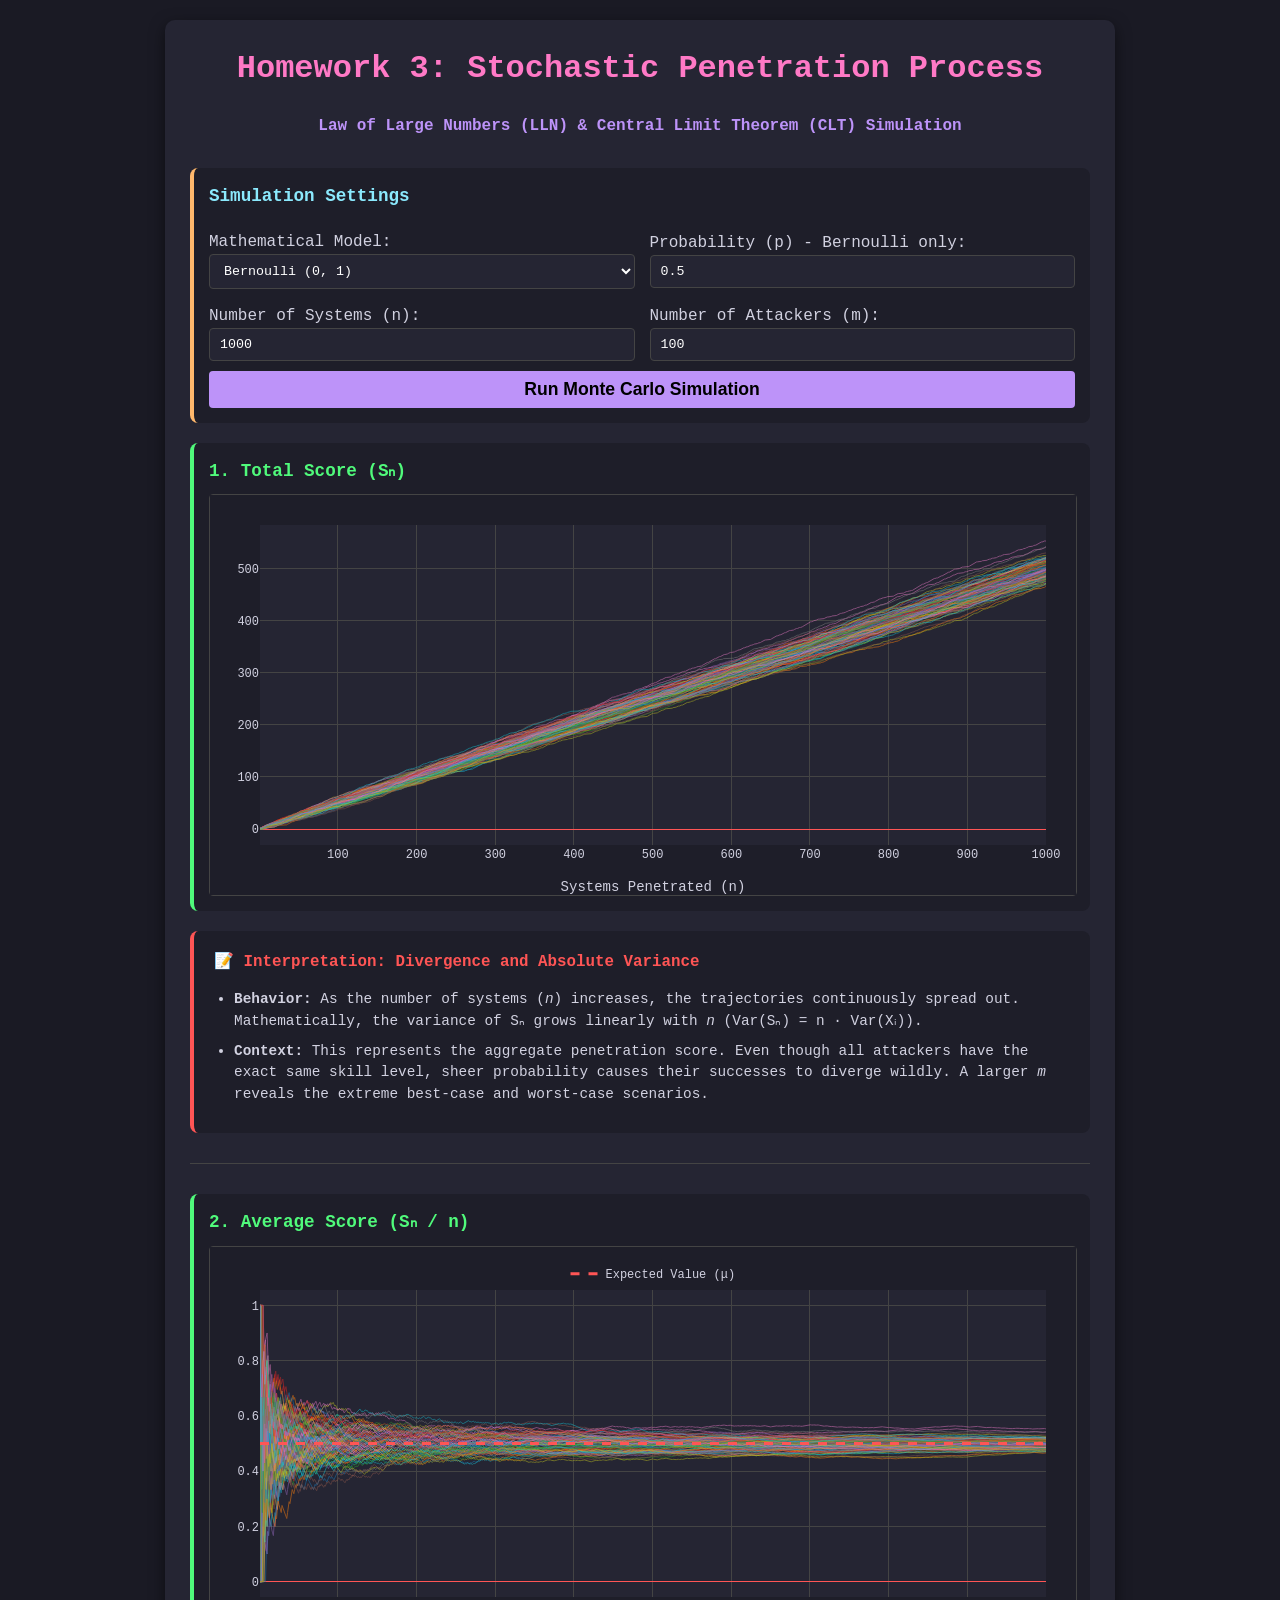
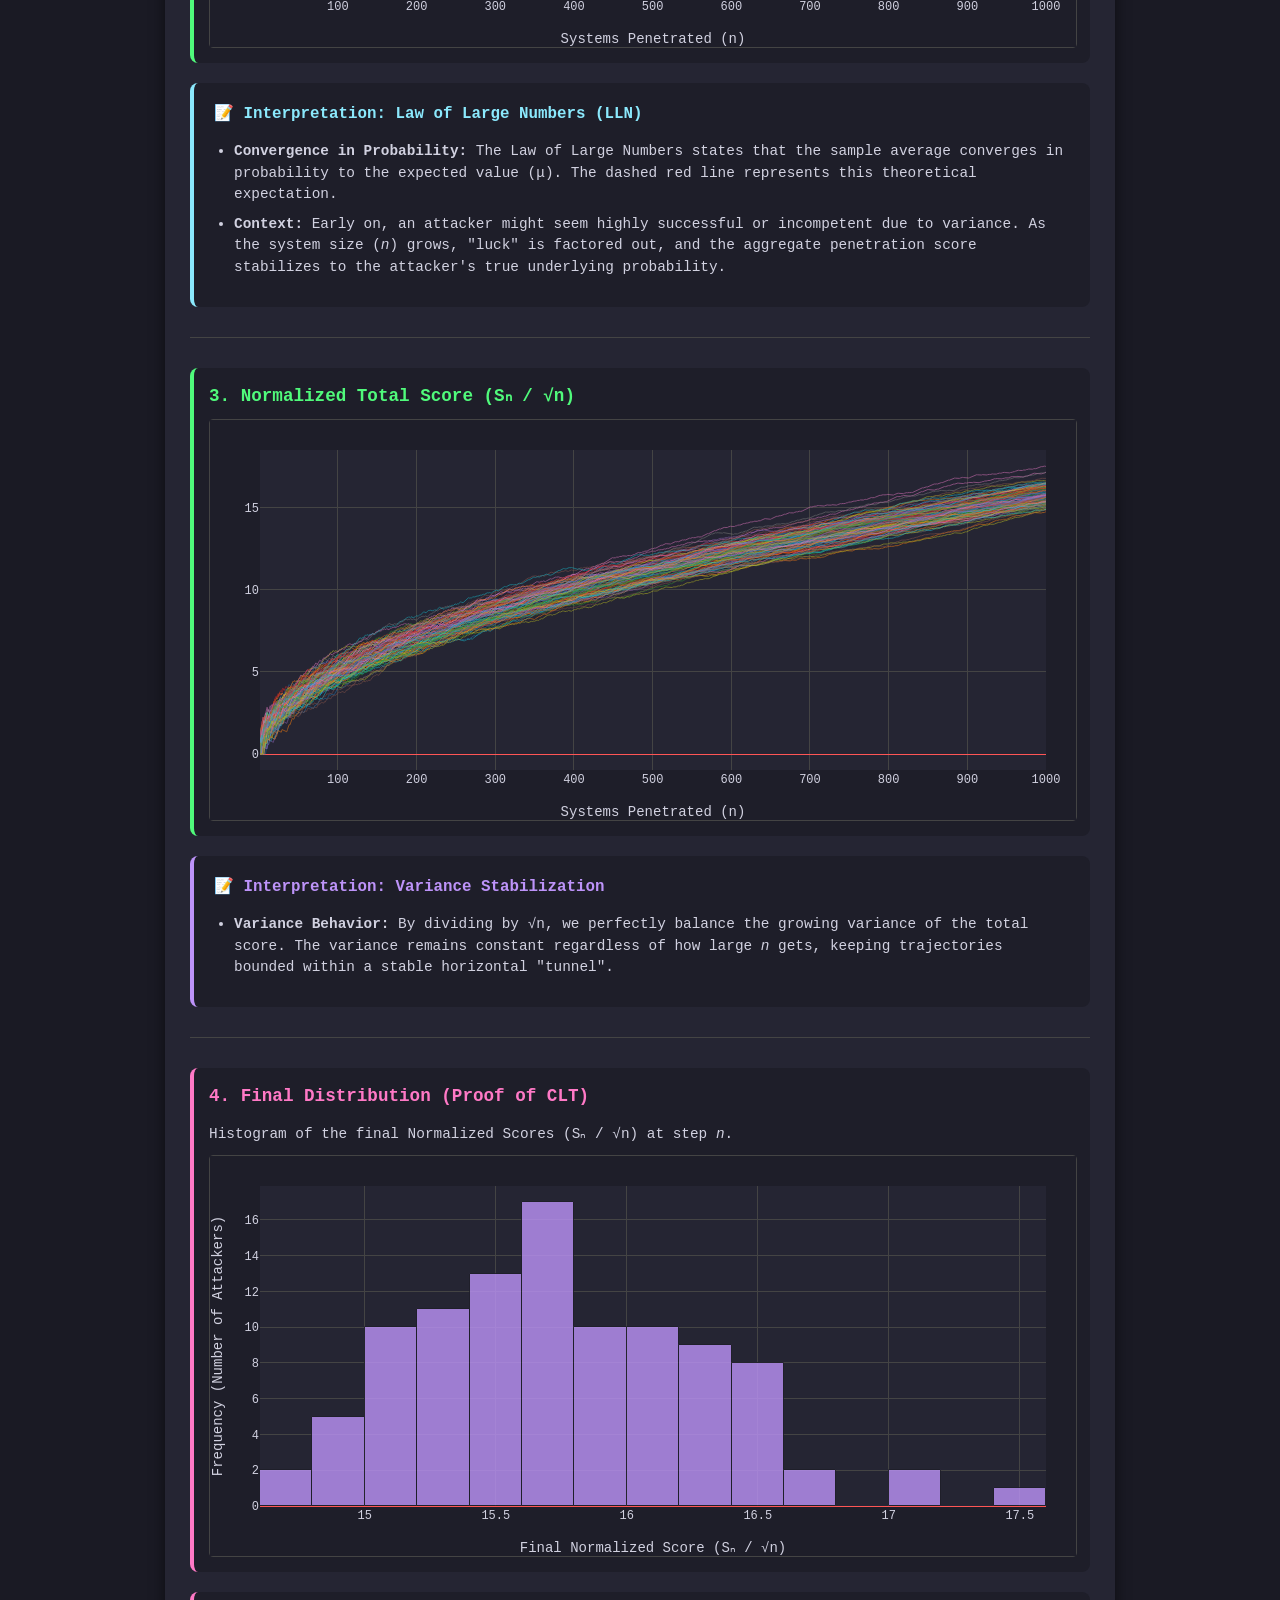
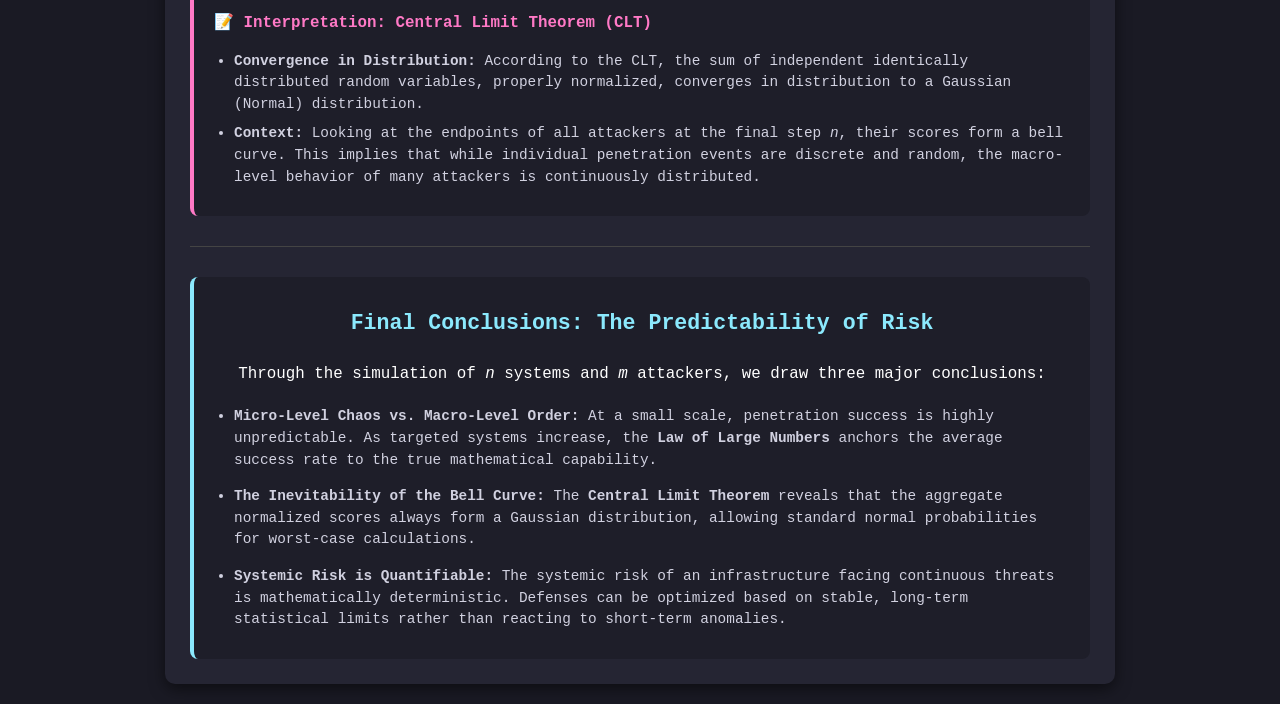
<file: Homework4/index.html>
<!DOCTYPE html>
<html lang="en">
<head>
    <meta charset="UTF-8">
    <meta name="viewport" content="width=device-width, initial-scale=1.0">
    <title>Homework 3: Stochastic Penetration Process</title>
    <link rel="stylesheet" href="style.css">
    <script src="https://cdn.plot.ly/plotly-2.27.0.min.js" charset="utf-8"></script>
</head>
<body>

    <div class="container">
        <header>
            <h1>Homework 3: Stochastic Penetration Process</h1>
            <p>Law of Large Numbers (LLN) & Central Limit Theorem (CLT) Simulation</p>
        </header>
        
        <!-- ========================================== -->
        <!-- CONTROL PANEL -->
        <!-- ========================================== -->
        <aside class="controls-box">
            <h2 style="margin-top: 0; border: none;">Simulation Settings</h2>
            
            <div class="inputs-row">
                <div style="flex: 1; min-width: 200px;">
                    <label for="modelSelect">Mathematical Model:</label>
                    <select id="modelSelect">
                        <option value="bernoulli">Bernoulli (0, 1)</option>
                        <option value="rademacher">Rademacher (-1, +1)</option>
                    </select>
                </div>
                <div style="flex: 1; min-width: 200px;">
                    <label for="inputP">Probability (p) - Bernoulli only:</label>
                    <input type="number" id="inputP" value="0.5" min="0" max="1" step="0.1">
                </div>
            </div>

            <div class="inputs-row">
                <div style="flex: 1; min-width: 200px;">
                    <label for="inputN">Number of Systems (n):</label>
                    <input type="number" id="inputN" value="1000" min="10">
                </div>
                <div style="flex: 1; min-width: 200px;">
                    <label for="inputM">Number of Attackers (m):</label>
                    <input type="number" id="inputM" value="100" min="1">
                </div>
            </div>

            <button id="startBtn">Run Monte Carlo Simulation</button>
        </aside>

        <!-- ========================================== -->
        <!-- CHARTS SECTION -->
        <!-- ========================================== -->
        <main class="charts-section">
            
            <!-- Chart 1: Total Score -->
            <div class="result-box">
                <h3 style="margin-top:0;">1. Total Score (Sₙ)</h3>
                <div id="chartTotal"></div> 
            </div>
            
            <div class="explanation-box border-red">
                <h3 style="color: #ff5555; margin-top:0;">📝 Interpretation: Divergence and Absolute Variance</h3>
                <ul>
                    <li><strong>Behavior:</strong> As the number of systems (<em>n</em>) increases, the trajectories continuously spread out. Mathematically, the variance of Sₙ grows linearly with <em>n</em> (Var(Sₙ) = n · Var(Xᵢ)).</li>
                    <li><strong>Context:</strong> This represents the aggregate penetration score. Even though all attackers have the exact same skill level, sheer probability causes their successes to diverge wildly. A larger <em>m</em> reveals the extreme best-case and worst-case scenarios.</li>
                </ul>
            </div>

            <hr class="section-divider">

            <!-- Chart 2: Average Score -->
            <div class="result-box">
                <h3 style="margin-top:0;">2. Average Score (Sₙ / n)</h3>
                <div id="chartAverage"></div>
            </div>

            <div class="explanation-box border-cyan">
                <h3 style="color: #8be9fd; margin-top:0;">📝 Interpretation: Law of Large Numbers (LLN)</h3>
                <ul>
                    <li><strong>Convergence in Probability:</strong> The Law of Large Numbers states that the sample average converges in probability to the expected value (μ). The dashed red line represents this theoretical expectation.</li>
                    <li><strong>Context:</strong> Early on, an attacker might seem highly successful or incompetent due to variance. As the system size (<em>n</em>) grows, "luck" is factored out, and the aggregate penetration score stabilizes to the attacker's true underlying probability.</li>
                </ul>
            </div>

            <hr class="section-divider">

            <!-- Chart 3: Normalized Score -->
            <div class="result-box">
                <h3 style="margin-top:0;">3. Normalized Total Score (Sₙ / √n)</h3>
                <div id="chartNormalized"></div>
            </div>

            <div class="explanation-box border-purple">
                <h3 style="color: #bd93f9; margin-top:0;">📝 Interpretation: Variance Stabilization</h3>
                <ul>
                    <li><strong>Variance Behavior:</strong> By dividing by √n, we perfectly balance the growing variance of the total score. The variance remains constant regardless of how large <em>n</em> gets, keeping trajectories bounded within a stable horizontal "tunnel".</li>
                </ul>
            </div>

            <hr class="section-divider">

            <!-- Chart 4: Histogram -->
            <div class="result-box border-pink">
                <h3 style="color: #ff79c6; margin-top:0;">4. Final Distribution (Proof of CLT)</h3>
                <p style="font-size: 0.9em; margin-bottom: 10px;">Histogram of the final Normalized Scores (Sₙ / √n) at step <em>n</em>.</p>
                <div id="chartHistogram"></div>
            </div>

            <div class="explanation-box border-pink">
                <h3 style="color: #ff79c6; margin-top:0;">📝 Interpretation: Central Limit Theorem (CLT)</h3>
                <ul>
                    <li><strong>Convergence in Distribution:</strong> According to the CLT, the sum of independent identically distributed random variables, properly normalized, converges in distribution to a Gaussian (Normal) distribution. </li>
                    <li><strong>Context:</strong> Looking at the endpoints of all attackers at the final step <em>n</em>, their scores form a bell curve. This implies that while individual penetration events are discrete and random, the macro-level behavior of many attackers is continuously distributed.</li>
                </ul>
            </div>

            <!-- ========================================== -->
            <!-- FINAL CONCLUSIONS -->
            <!-- ========================================== -->
            <hr class="section-divider">
            
            <div class="explanation-box border-cyan" style="padding-top: 30px;">
                <h2 style="color: #8be9fd; margin-top: 0; border-bottom: none; font-size: 1.5em; text-align: center;">Final Conclusions: The Predictability of Risk</h2>
                <p style="font-size: 1.1em; color: #ffffff; text-align: center;">Through the simulation of <em>n</em> systems and <em>m</em> attackers, we draw three major conclusions:</p>
                <ul style="margin-top: 20px;">
                    <li style="margin-bottom: 15px;"><strong>Micro-Level Chaos vs. Macro-Level Order:</strong> At a small scale, penetration success is highly unpredictable. As targeted systems increase, the <strong>Law of Large Numbers</strong> anchors the average success rate to the true mathematical capability.</li>
                    <li style="margin-bottom: 15px;"><strong>The Inevitability of the Bell Curve:</strong> The <strong>Central Limit Theorem</strong> reveals that the aggregate normalized scores always form a Gaussian distribution, allowing standard normal probabilities for worst-case calculations.</li>
                    <li><strong>Systemic Risk is Quantifiable:</strong> The systemic risk of an infrastructure facing continuous threats is mathematically deterministic. Defenses can be optimized based on stable, long-term statistical limits rather than reacting to short-term anomalies.</li>
                </ul>
            </div>

        </main>
    </div>

    <script src="script.js"></script>
</body>
</html>
</file>
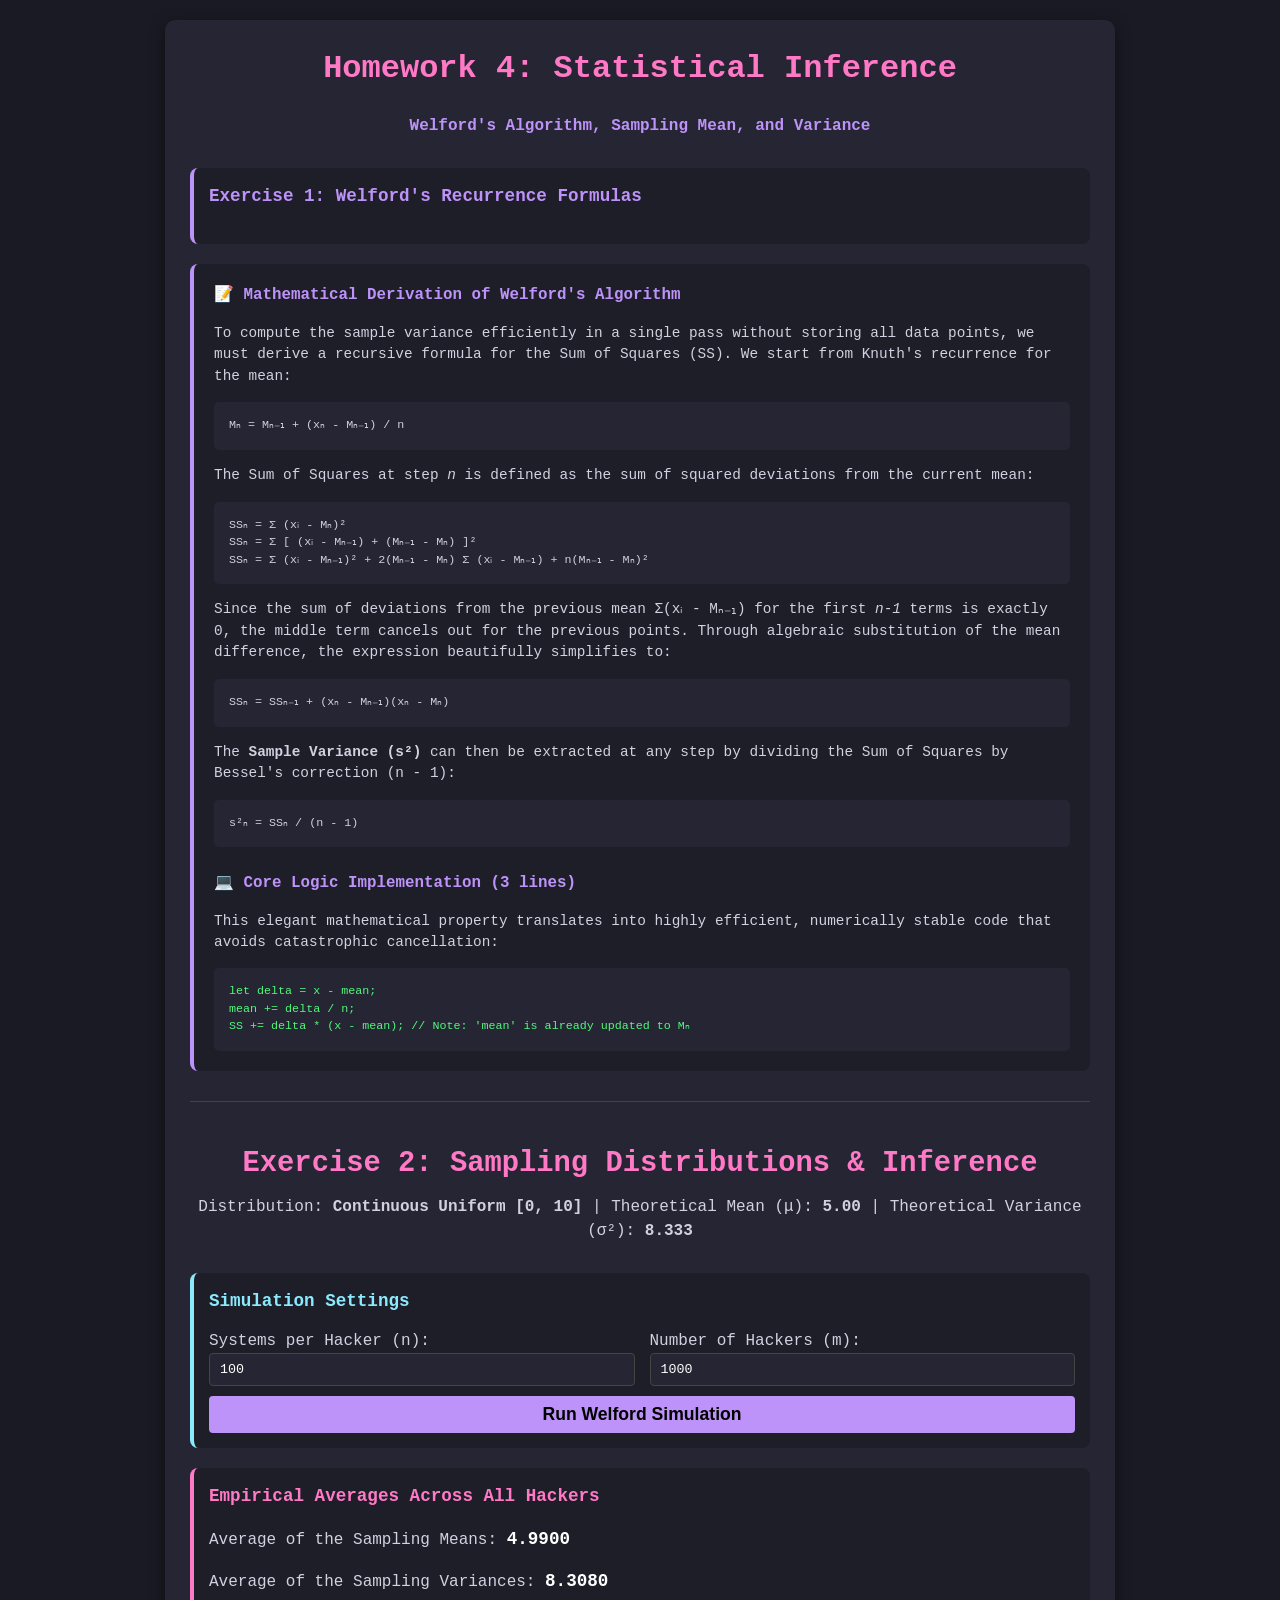
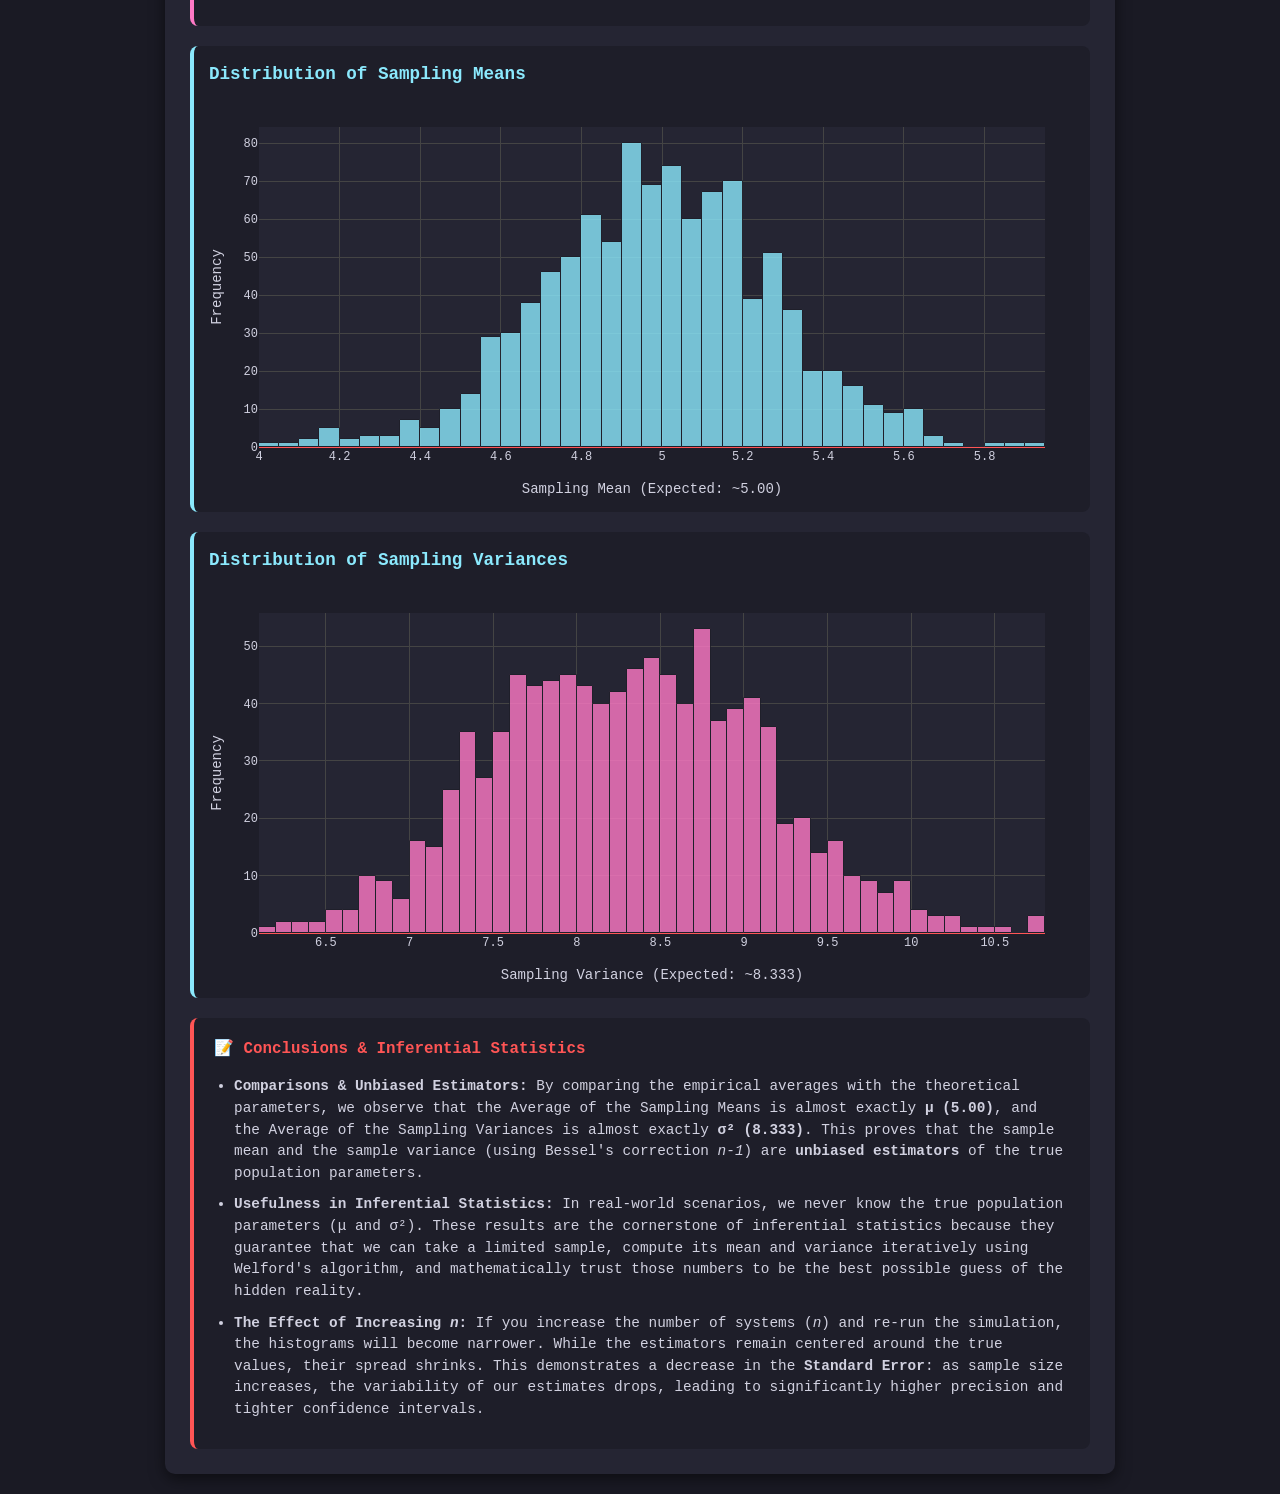
<file: Homework5/index.html>
<!DOCTYPE html>
<html lang="en">
<head>
    <meta charset="UTF-8">
    <meta name="viewport" content="width=device-width, initial-scale=1.0">
    <title>Homework 4: Welford's Algorithm & Inference</title>
    <link rel="stylesheet" href="style.css">
    <script src="https://cdn.plot.ly/plotly-2.27.0.min.js" charset="utf-8"></script>
</head>
<body>

    <div class="container">
        
        <header>
            <h1>Homework 4: Statistical Inference</h1>
            <p>Welford's Algorithm, Sampling Mean, and Variance</p>
        </header>

        <main>
            <!-- ========================================== -->
            <!-- EXERCISE 1: WELFORD'S FORMULA              -->
            <!-- ========================================== -->
            <div class="result-box border-purple">
                <h2 style="color: #bd93f9; margin-top: 0; border-bottom: none;">Exercise 1: Welford's Recurrence Formulas</h2>
            </div>

            <div class="explanation-box border-purple">
                <h3 style="color: #bd93f9; margin-top:0;">📝 Mathematical Derivation of Welford's Algorithm</h3>
                <p>To compute the sample variance efficiently in a single pass without storing all data points, we must derive a recursive formula for the Sum of Squares (SS). We start from Knuth's recurrence for the mean:</p>
                
                <div style="background-color: #252533; padding: 15px; border-radius: 5px; margin: 15px 0; font-family: monospace;">
                    Mₙ = Mₙ₋₁ + (xₙ - Mₙ₋₁) / n
                </div>

                <p>The Sum of Squares at step <em>n</em> is defined as the sum of squared deviations from the current mean:</p>
                
                <div style="background-color: #252533; padding: 15px; border-radius: 5px; margin: 15px 0; font-family: monospace;">
                    SSₙ = Σ (xᵢ - Mₙ)² <br>
                    SSₙ = Σ [ (xᵢ - Mₙ₋₁) + (Mₙ₋₁ - Mₙ) ]² <br>
                    SSₙ = Σ (xᵢ - Mₙ₋₁)² + 2(Mₙ₋₁ - Mₙ) Σ (xᵢ - Mₙ₋₁) + n(Mₙ₋₁ - Mₙ)²
                </div>

                <p>Since the sum of deviations from the previous mean Σ(xᵢ - Mₙ₋₁) for the first <em>n-1</em> terms is exactly 0, the middle term cancels out for the previous points. Through algebraic substitution of the mean difference, the expression beautifully simplifies to:</p>

                <div style="background-color: #252533; padding: 15px; border-radius: 5px; margin: 15px 0; font-family: monospace;">
                    SSₙ = SSₙ₋₁ + (xₙ - Mₙ₋₁)(xₙ - Mₙ)
                </div>

                <p>The <strong>Sample Variance (s²)</strong> can then be extracted at any step by dividing the Sum of Squares by Bessel's correction (n - 1):</p>

                <div style="background-color: #252533; padding: 15px; border-radius: 5px; margin: 15px 0; font-family: monospace;">
                    s²ₙ = SSₙ / (n - 1)
                </div>

                <h3 style="color: #bd93f9; margin-top: 25px;">💻 Core Logic Implementation (3 lines)</h3>
                <p>This elegant mathematical property translates into highly efficient, numerically stable code that avoids catastrophic cancellation:</p>
                
<pre style="background-color: #252533; padding: 15px; border-radius: 5px; color: #50fa7b; overflow-x: auto; margin-bottom: 0;">
let delta = x - mean;
mean += delta / n;
SS += delta * (x - mean); // Note: 'mean' is already updated to Mₙ
</pre>
            </div>

            <!-- ========================================== -->
            <!-- EXERCISE 2: SAMPLING MEAN & VARIANCE       -->
            <!-- ========================================== -->
            <hr class="section-divider">

            <div style="text-align: center; margin-bottom: 30px;">
                <h2 style="color: #ff79c6; border: none; font-size: 1.8em; margin-bottom: 5px;">Exercise 2: Sampling Distributions & Inference</h2>
                <p style="color: #d1d1e0; margin-top: 0;">
                    Distribution: <strong>Continuous Uniform [0, 10]</strong> 
                    | Theoretical Mean (μ): <strong>5.00</strong> 
                    | Theoretical Variance (σ²): <strong>8.333</strong>
                </p>
            </div>
            
            <!-- CONTROL PANEL -->
            <aside class="controls-box border-cyan">
                <h3 style="margin-top: 0; color: #8be9fd;">Simulation Settings</h3>
                
                <div class="inputs-row">
                    <div style="flex: 1; min-width: 200px;">
                        <label for="inputN">Systems per Hacker (n):</label>
                        <input type="number" id="inputN" value="100" min="2">
                    </div>
                    <div style="flex: 1; min-width: 200px;">
                        <label for="inputM">Number of Hackers (m):</label>
                        <input type="number" id="inputM" value="1000" min="1">
                    </div>
                </div>

                <button id="startBtn">Run Welford Simulation</button>
            </aside>

            <!-- EMPIRICAL RESULTS -->
            <div class="result-box border-pink">
                <h3 style="color: #ff79c6; margin-top:0;">Empirical Averages Across All Hackers</h3>
                <p>Average of the Sampling Means: <span class="highlight-data" id="avg-means-out">-</span></p>
                <p>Average of the Sampling Variances: <span class="highlight-data" id="avg-vars-out">-</span></p>
            </div>

            <!-- CHARTS SECTION -->
            <div class="charts-section">
                <!-- Chart 1: Distribution of Means -->
                <div class="result-box border-cyan">
                    <h3 style="color: #8be9fd; margin-top:0;">Distribution of Sampling Means</h3>
                    <div id="chartMeans" style="width: 100%; height: 400px;"></div> 
                </div>

                <!-- Chart 2: Distribution of Variances -->
                <div class="result-box border-cyan">
                    <h3 style="color: #8be9fd; margin-top:0;">Distribution of Sampling Variances</h3>
                    <div id="chartVariances" style="width: 100%; height: 400px;"></div> 
                </div>
            </div>

            <!-- THEORETICAL CONCLUSIONS -->
            <div class="explanation-box border-red">
                <h3 style="color: #ff5555; margin-top:0;">📝 Conclusions & Inferential Statistics</h3>
                <ul>
                    <li style="margin-bottom: 10px;"><strong>Comparisons & Unbiased Estimators:</strong> By comparing the empirical averages with the theoretical parameters, we observe that the Average of the Sampling Means is almost exactly <strong>μ (5.00)</strong>, and the Average of the Sampling Variances is almost exactly <strong>σ² (8.333)</strong>. This proves that the sample mean and the sample variance (using Bessel's correction <em>n-1</em>) are <strong>unbiased estimators</strong> of the true population parameters.</li>
                    
                    <li style="margin-bottom: 10px;"><strong>Usefulness in Inferential Statistics:</strong> In real-world scenarios, we never know the true population parameters (μ and σ²). These results are the cornerstone of inferential statistics because they guarantee that we can take a limited sample, compute its mean and variance iteratively using Welford's algorithm, and mathematically trust those numbers to be the best possible guess of the hidden reality.</li>
                    
                    <li><strong>The Effect of Increasing <em>n</em>:</strong> If you increase the number of systems (<em>n</em>) and re-run the simulation, the histograms will become narrower. While the estimators remain centered around the true values, their spread shrinks. This demonstrates a decrease in the <strong>Standard Error</strong>: as sample size increases, the variability of our estimates drops, leading to significantly higher precision and tighter confidence intervals.</li>
                </ul>
            </div>

        </main>
    </div>

    <script src="script.js"></script>
</body>
</html>
</file>
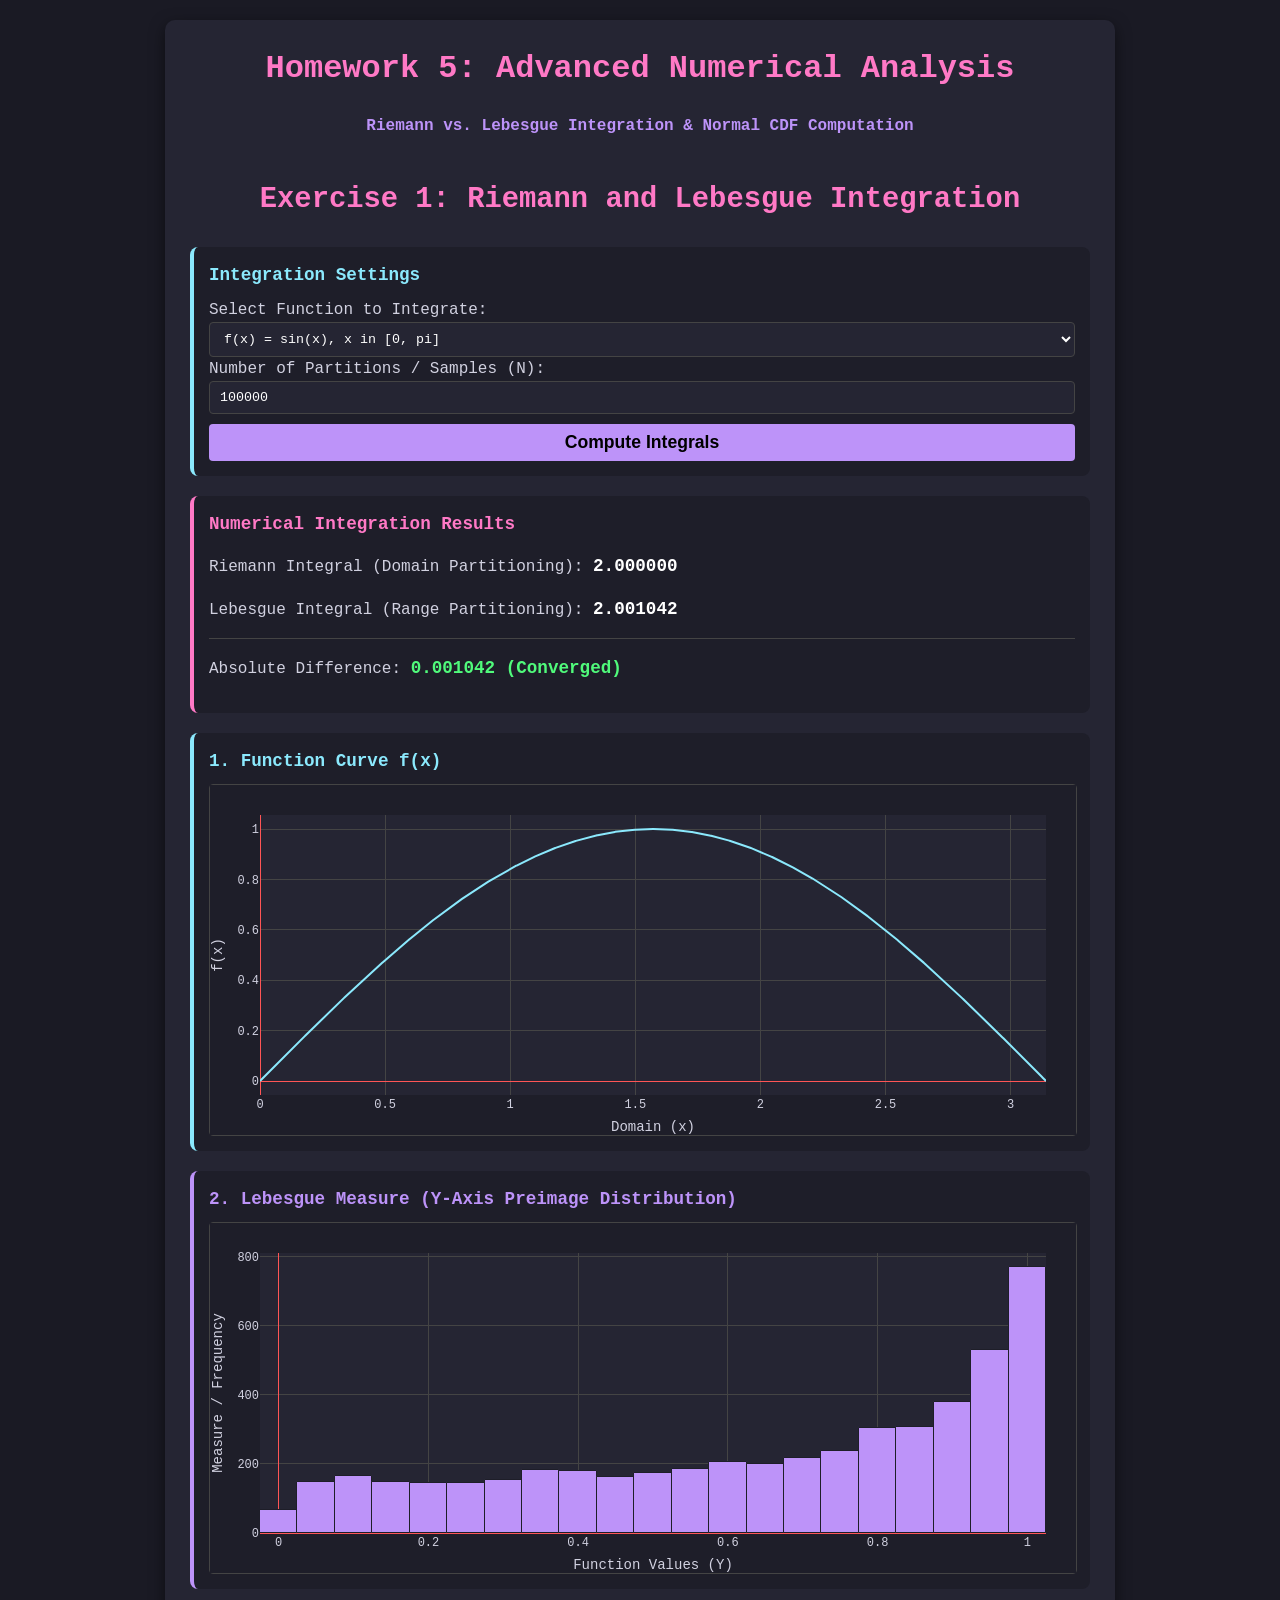
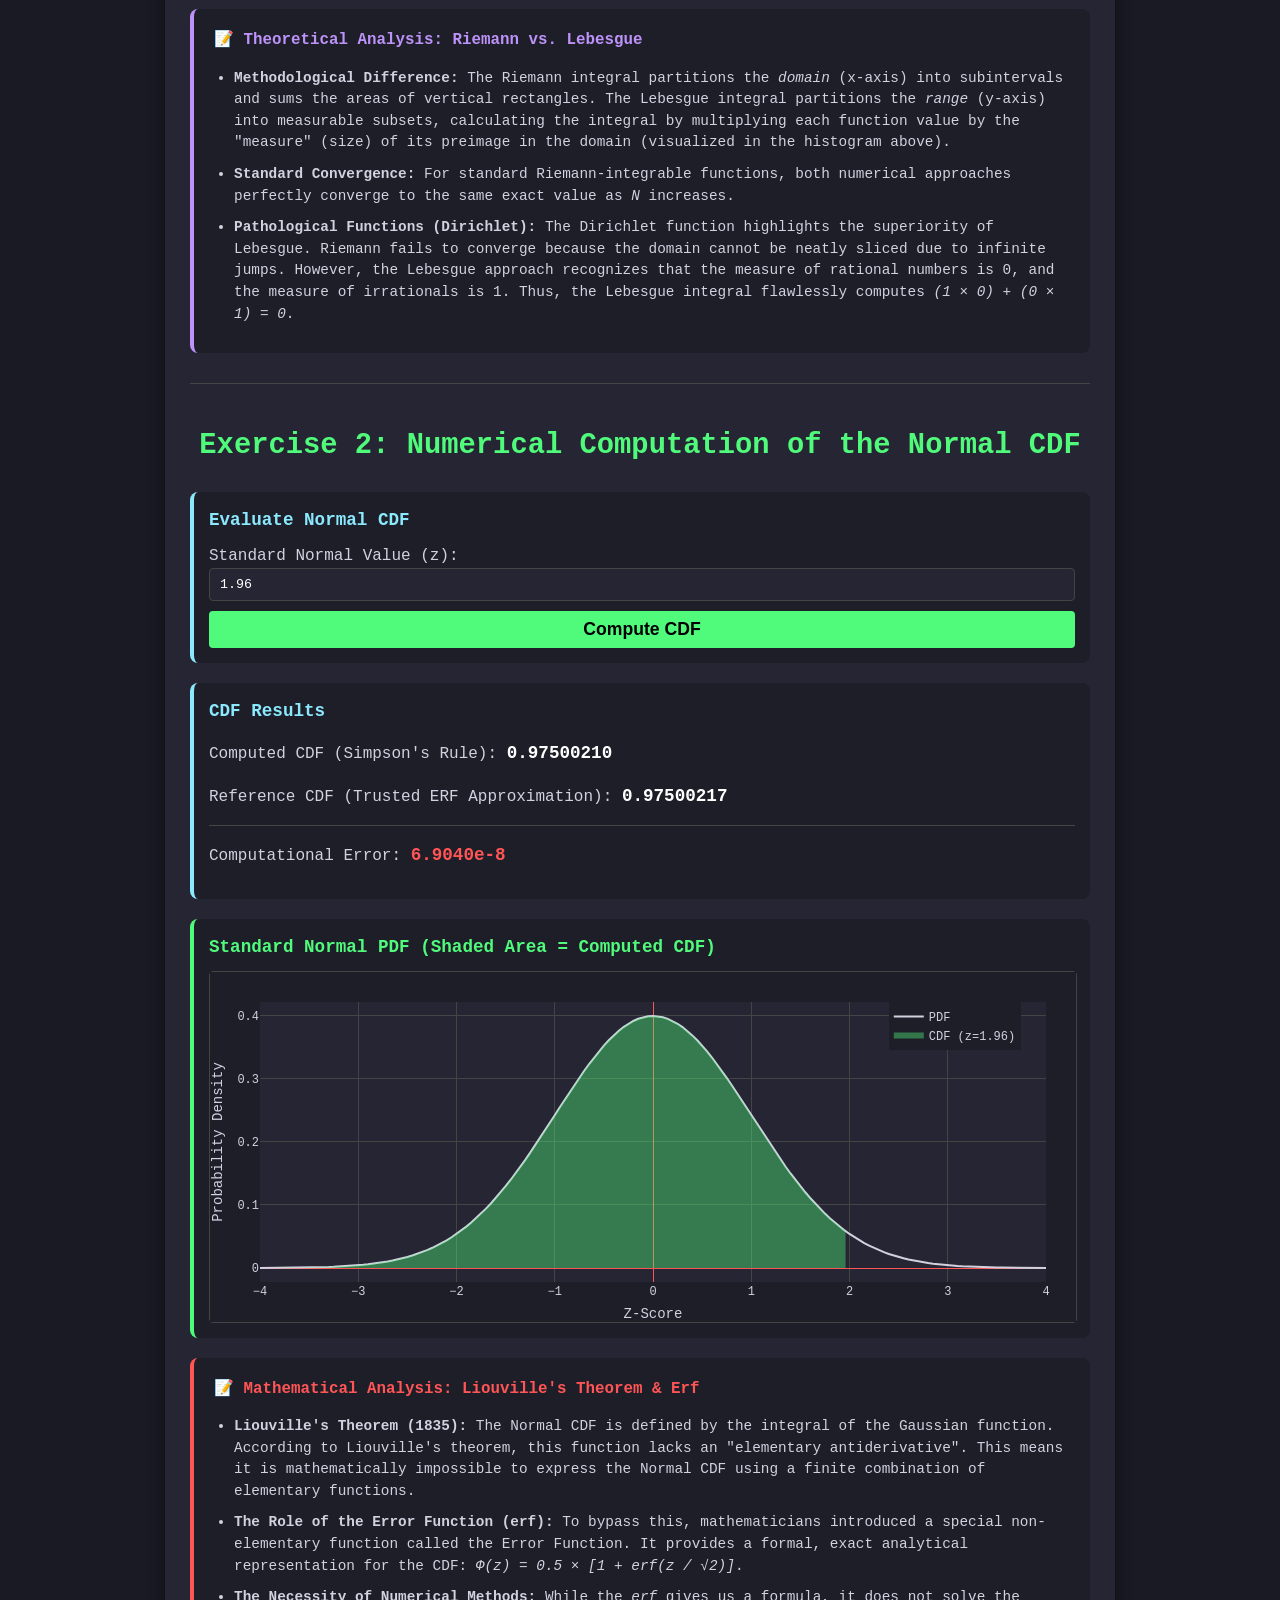
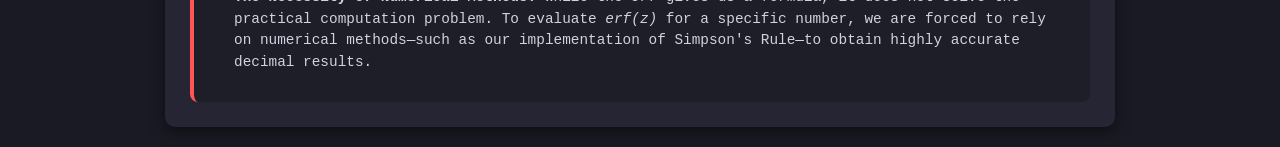
<file: Homework6/index.html>
<!DOCTYPE html>
<html lang="en">
<head>
    <meta charset="UTF-8">
    <meta name="viewport" content="width=device-width, initial-scale=1.0">
    <title>Homework 5: Numerical Integration & Normal CDF</title>
    <link rel="stylesheet" href="style.css">
    <!-- Plotly.js for interactive charts -->
    <script src="https://cdn.plot.ly/plotly-2.27.0.min.js" charset="utf-8"></script>
</head>
<body>

    <div class="container">
        
        <header>
            <h1>Homework 5: Advanced Numerical Analysis</h1>
            <p>Riemann vs. Lebesgue Integration & Normal CDF Computation</p>
        </header>

        <main>
            <!-- ========================================== -->
            <!-- EXERCISE 1: RIEMANN VS LEBESGUE            -->
            <!-- ========================================== -->
            <div style="text-align: center; margin-bottom: 20px;">
                <h2 style="color: #ff79c6; border: none; font-size: 1.8em; margin-bottom: 5px;">Exercise 1: Riemann and Lebesgue Integration</h2>
            </div>
            
            <aside class="controls-box border-cyan">
                <h3 style="margin-top: 0; color: #8be9fd;">Integration Settings</h3>
                
                <div class="input-group">
                    <label for="functionSelect">Select Function to Integrate:</label>
                    <select id="functionSelect">
                        <option value="sin">f(x) = sin(x), x in [0, pi]</option>
                        <option value="x2">f(x) = x², x in [0, 1]</option>
                        <option value="step">f(x) = 1 if x < 0.5, 3 if x >= 0.5, x in [0, 1]</option>
                        <option value="abs">f(x) = |x - 0.5|, x in [0, 1]</option>
                        <option value="pathological">Dirichlet Function (1 if rational, 0 if irrational), x in [0, 1]</option>
                    </select>
                </div>

                <div class="input-group">
                    <label for="inputN">Number of Partitions / Samples (N):</label>
                    <input type="number" id="inputN" value="100000" min="100">
                </div>

                <button id="calcIntegrationBtn">Compute Integrals</button>
            </aside>

            <div class="result-box border-pink">
                <h3 style="color: #ff79c6; margin-top:0;">Numerical Integration Results</h3>
                <p>Riemann Integral (Domain Partitioning): <span class="highlight-data" id="riemann-out">-</span></p>
                <p>Lebesgue Integral (Range Partitioning): <span class="highlight-data" id="lebesgue-out">-</span></p>
                <hr style="border: 0; height: 1px; background: #444; margin: 10px 0;">
                <p>Absolute Difference: <span class="danger-data" id="diff-out">-</span></p>
            </div>

            <!-- EX 1 CHARTS -->
            <div class="charts-section" style="display: flex; flex-direction: column; gap: 20px; margin-top: 20px;">
                <div class="result-box border-cyan" style="margin-top: 0;">
                    <h3 style="color: #8be9fd; margin-top:0;">1. Function Curve f(x)</h3>
                    <div id="chartFunc" style="width: 100%; height: 350px;"></div>
                </div>
                <div class="result-box border-purple" style="margin-top: 0;">
                    <h3 style="color: #bd93f9; margin-top:0;">2. Lebesgue Measure (Y-Axis Preimage Distribution)</h3>
                    <div id="chartLebesgue" style="width: 100%; height: 350px;"></div>
                </div>
            </div>

            <div class="explanation-box border-purple">
                <h3 style="color: #bd93f9; margin-top:0;">📝 Theoretical Analysis: Riemann vs. Lebesgue</h3>
                <ul>
                    <li style="margin-bottom: 10px;"><strong>Methodological Difference:</strong> The Riemann integral partitions the <em>domain</em> (x-axis) into subintervals and sums the areas of vertical rectangles. The Lebesgue integral partitions the <em>range</em> (y-axis) into measurable subsets, calculating the integral by multiplying each function value by the "measure" (size) of its preimage in the domain (visualized in the histogram above).</li>
                    <li style="margin-bottom: 10px;"><strong>Standard Convergence:</strong> For standard Riemann-integrable functions, both numerical approaches perfectly converge to the same exact value as <em>N</em> increases.</li>
                    <li><strong>Pathological Functions (Dirichlet):</strong> The Dirichlet function highlights the superiority of Lebesgue. Riemann fails to converge because the domain cannot be neatly sliced due to infinite jumps. However, the Lebesgue approach recognizes that the measure of rational numbers is 0, and the measure of irrationals is 1. Thus, the Lebesgue integral flawlessly computes <em>(1 × 0) + (0 × 1) = 0</em>.</li>
                </ul>
            </div>

            <hr class="section-divider">

            <!-- ========================================== -->
            <!-- EXERCISE 2: NORMAL CDF COMPUTATION         -->
            <!-- ========================================== -->
            <div style="text-align: center; margin-bottom: 20px;">
                <h2 style="color: #50fa7b; border: none; font-size: 1.8em; margin-bottom: 5px;">Exercise 2: Numerical Computation of the Normal CDF</h2>
            </div>
            
            <aside class="controls-box border-cyan">
                <h3 style="margin-top: 0; color: #8be9fd;">Evaluate Normal CDF</h3>
                
                <div class="input-group">
                    <label for="inputZ">Standard Normal Value (z):</label>
                    <input type="number" id="inputZ" value="1.96" step="0.01">
                </div>

                <button id="calcCdfBtn" style="background: #50fa7b; color: black;">Compute CDF</button>
            </aside>

            <div class="result-box border-cyan">
                <h3 style="color: #8be9fd; margin-top:0;">CDF Results</h3>
                <p>Computed CDF (Simpson's Rule): <span class="highlight-data" id="simpson-out">-</span></p>
                <p>Reference CDF (Trusted ERF Approximation): <span class="highlight-data" id="ref-out">-</span></p>
                <hr style="border: 0; height: 1px; background: #444; margin: 10px 0;">
                <p>Computational Error: <span class="danger-data" id="cdf-error-out">-</span></p>
            </div>

            <!-- EX 2 CHART -->
            <div class="charts-section" style="margin-top: 20px;">
                <div class="result-box border-green" style="border-left-color: #50fa7b; margin-top: 0;">
                    <h3 style="color: #50fa7b; margin-top:0;">Standard Normal PDF (Shaded Area = Computed CDF)</h3>
                    <div id="chartPDF" style="width: 100%; height: 350px;"></div>
                </div>
            </div>

            <div class="explanation-box border-red">
                <h3 style="color: #ff5555; margin-top:0;">📝 Mathematical Analysis: Liouville's Theorem & Erf</h3>
                <ul>
                    <li style="margin-bottom: 10px;"><strong>Liouville's Theorem (1835):</strong> The Normal CDF is defined by the integral of the Gaussian function. According to Liouville's theorem, this function lacks an "elementary antiderivative". This means it is mathematically impossible to express the Normal CDF using a finite combination of elementary functions.</li>
                    <li style="margin-bottom: 10px;"><strong>The Role of the Error Function (erf):</strong> To bypass this, mathematicians introduced a special non-elementary function called the Error Function. It provides a formal, exact analytical representation for the CDF: <em>Φ(z) = 0.5 × [1 + erf(z / √2)]</em>.</li>
                    <li><strong>The Necessity of Numerical Methods:</strong> While the <em>erf</em> gives us a formula, it does not solve the practical computation problem. To evaluate <em>erf(z)</em> for a specific number, we are forced to rely on numerical methods—such as our implementation of Simpson's Rule—to obtain highly accurate decimal results.</li>
                </ul>
            </div>

        </main>
    </div>

    <script src="script.js"></script>
</body>
</html>
</file>
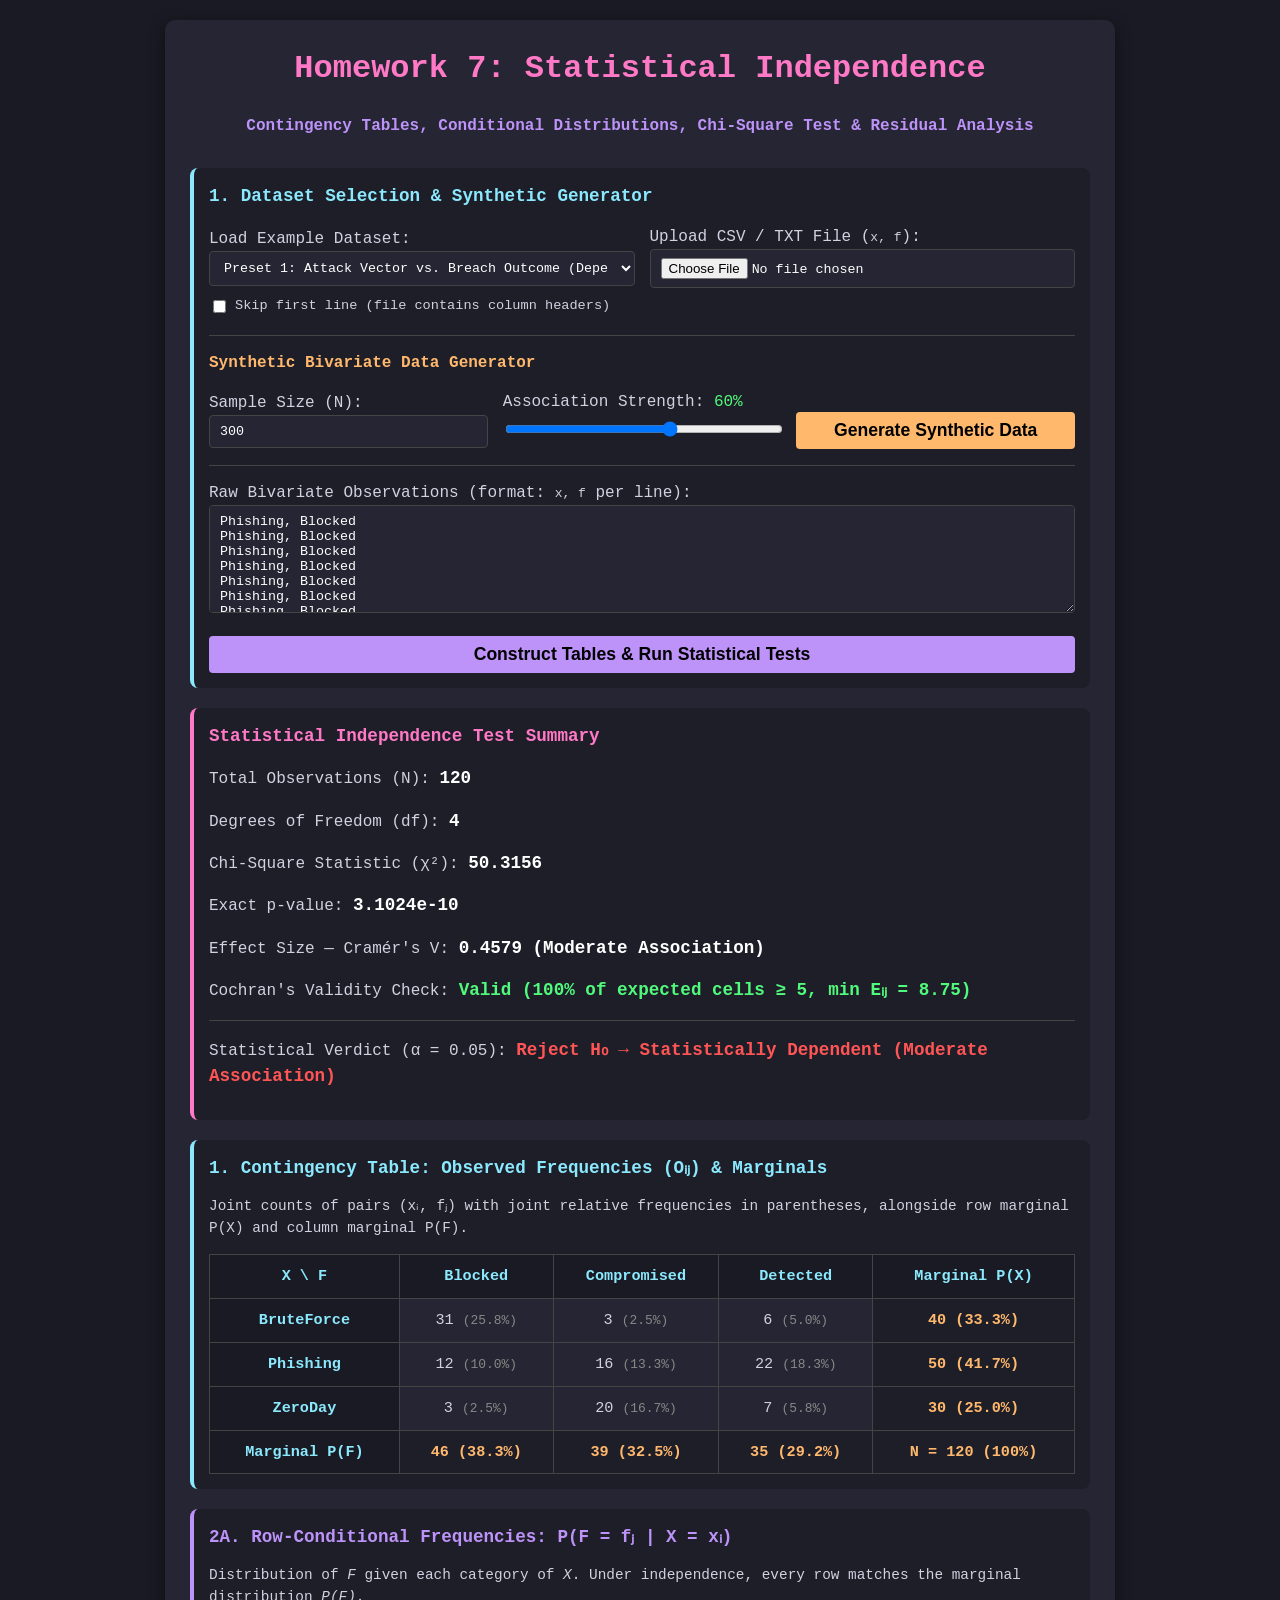
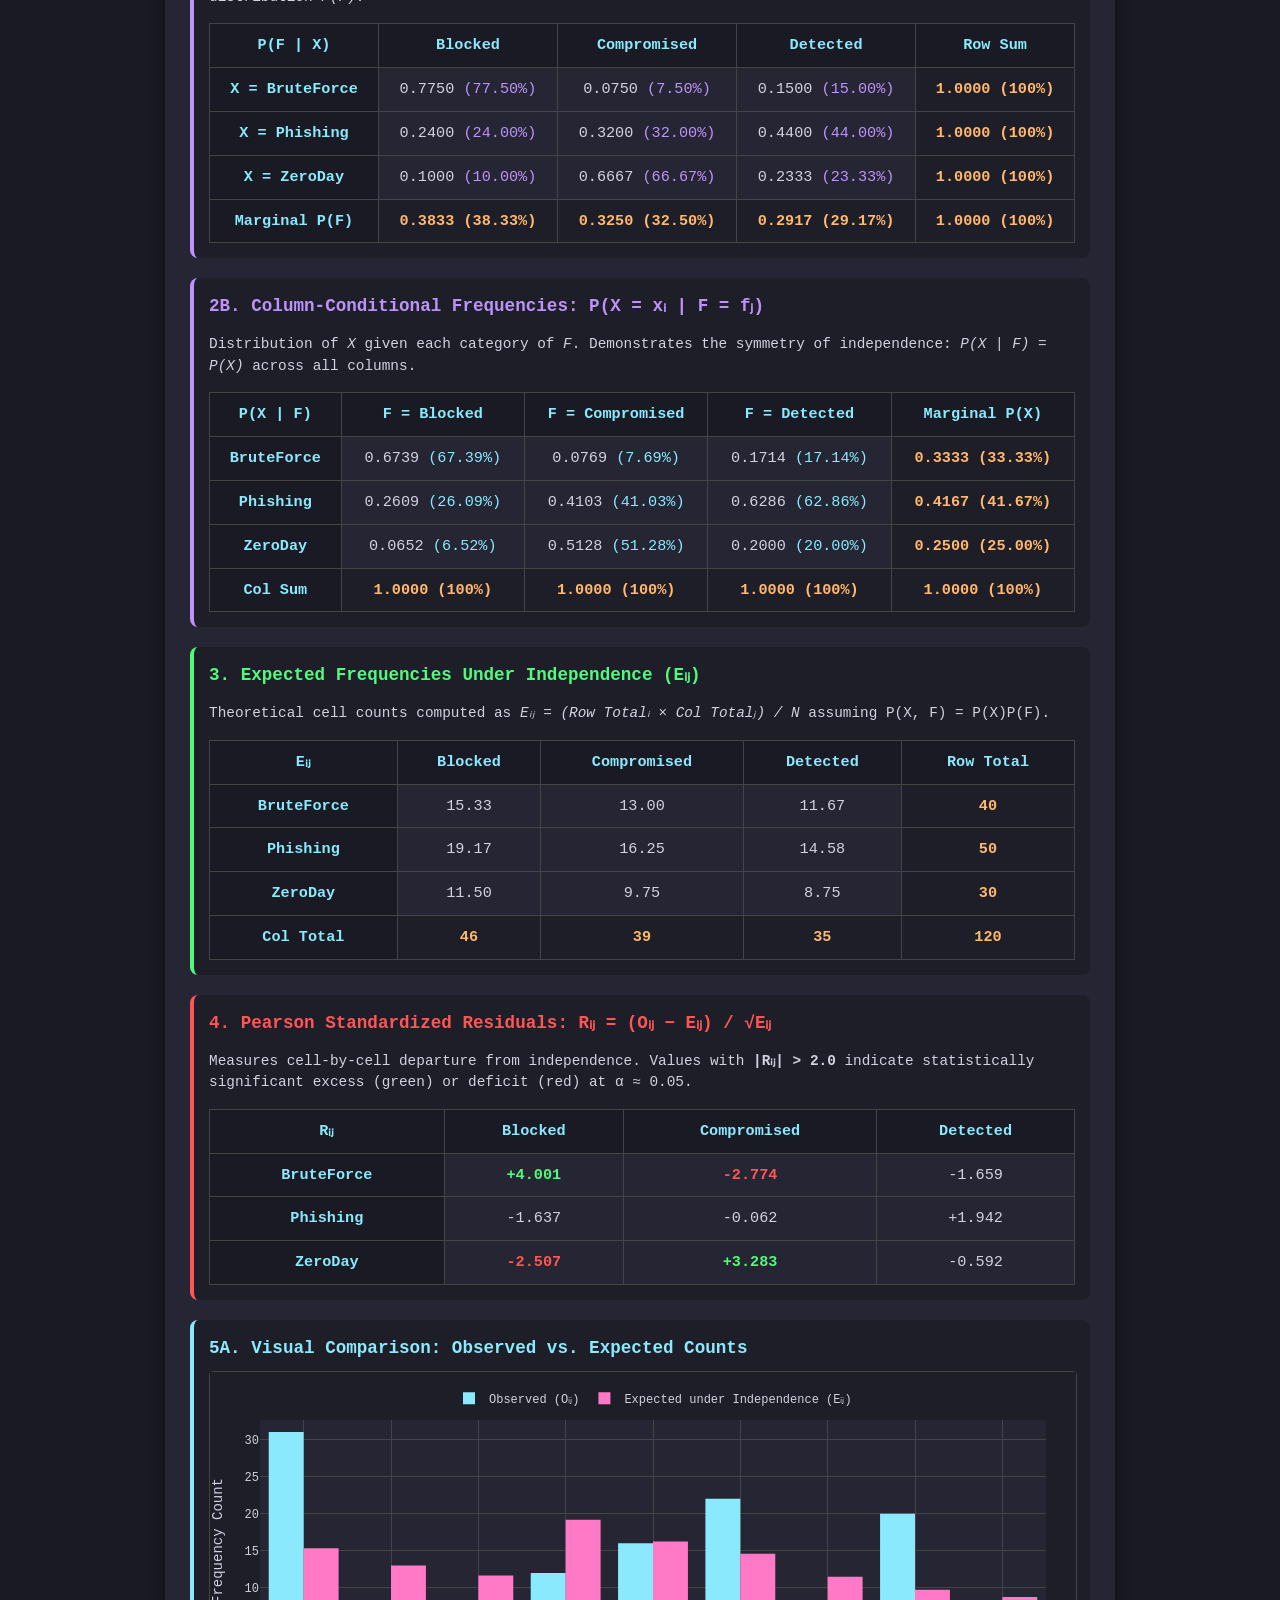
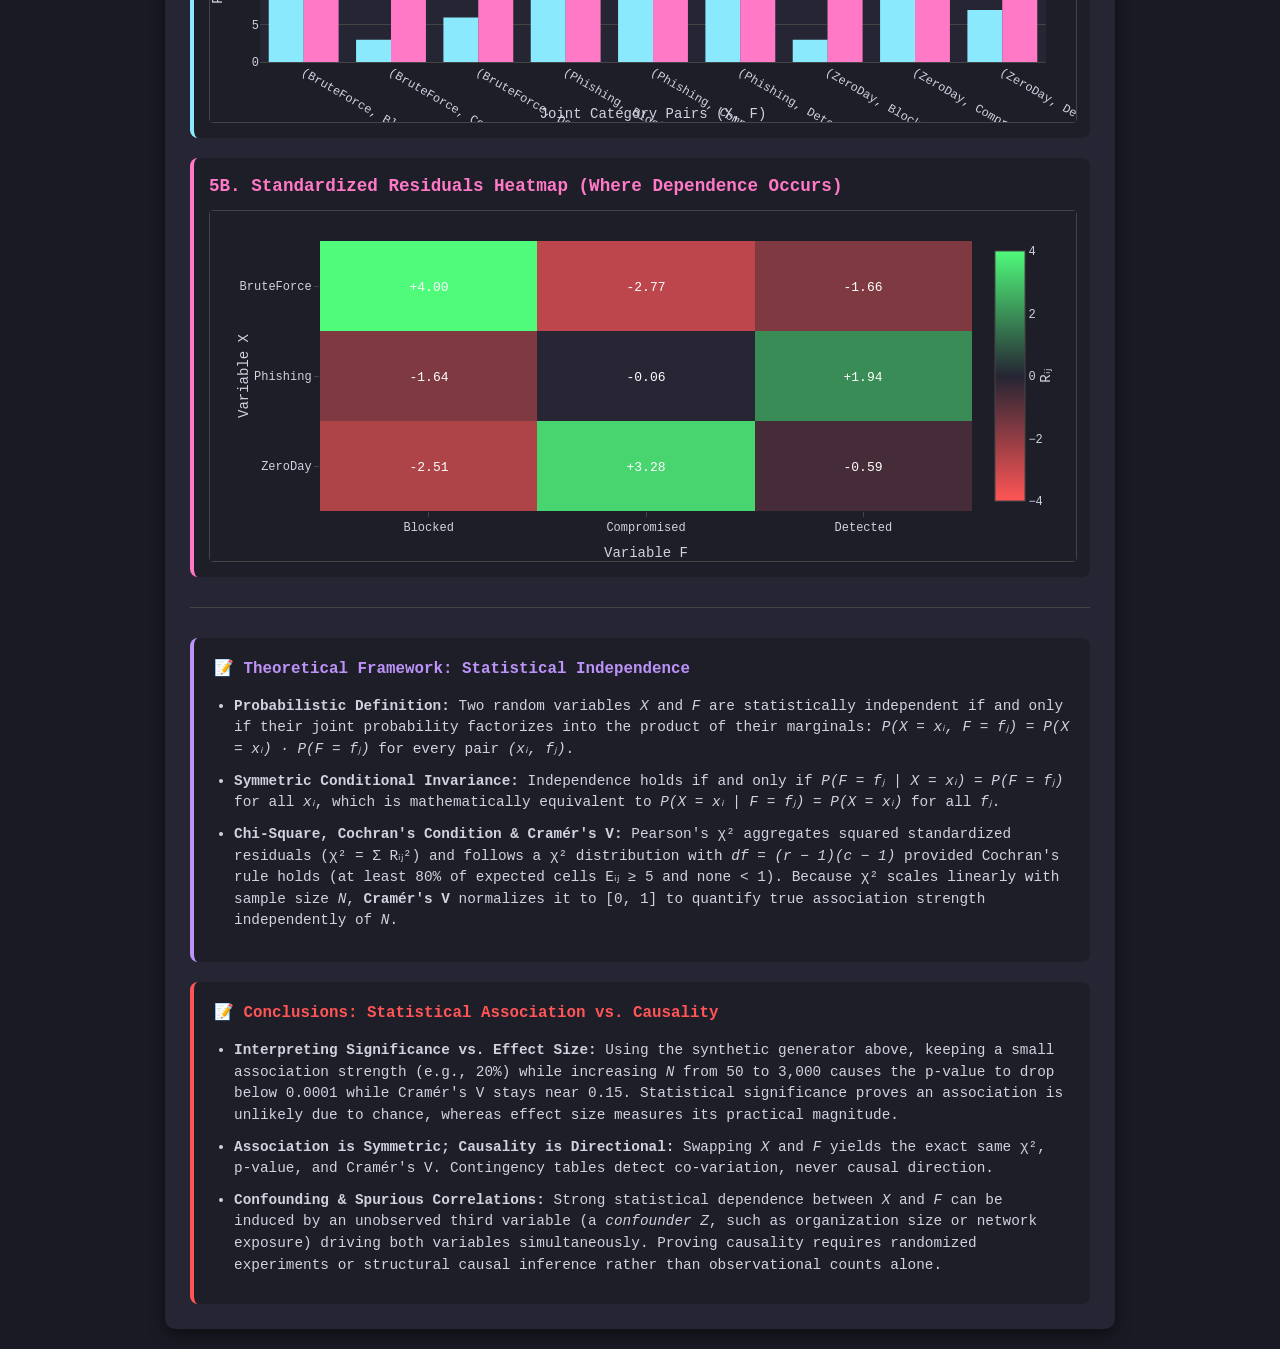
<file: Homework7/index.html>
<!DOCTYPE html>
<html lang="en">
<head>
    <meta charset="UTF-8">
    <meta name="viewport" content="width=device-width, initial-scale=1.0">
    <title>Homework 7: Statistical Independence</title>
    <link rel="stylesheet" href="style.css">
    <script src="https://cdn.plot.ly/plotly-2.27.0.min.js" charset="utf-8"></script>
</head>
<body>

    <div class="container">
        
        <header>
            <h1>Homework 7: Statistical Independence</h1>
            <p>Contingency Tables, Conditional Distributions, Chi-Square Test &amp; Residual Analysis</p>
        </header>

        <main>
            <!-- ========================================== -->
            <!-- CONTROL PANEL (Presets, Generator & CSV)   -->
            <!-- ========================================== -->
            <aside class="controls-box border-cyan">
                <h3 style="margin-top: 0; color: #8be9fd;">1. Dataset Selection &amp; Synthetic Generator</h3>
                
                <div class="inputs-row">
                    <div style="flex: 1; min-width: 240px;">
                        <label for="presetSelect">Load Example Dataset:</label>
                        <select id="presetSelect">
                            <option value="dependent">Preset 1: Attack Vector vs. Breach Outcome (Dependent, N=120)</option>
                            <option value="independent">Preset 2: Server Region vs. Auth Error (Independent, N=120)</option>
                            <option value="small">Preset 3: Small Sample Test (Cochran Warning, N=18)</option>
                            <option value="custom">Custom / Synthetic / Uploaded Dataset</option>
                        </select>
                    </div>
                    <div style="flex: 1; min-width: 240px;">
                        <label for="csvFileInput">Upload CSV / TXT File (<code>x, f</code>):</label>
                        <input type="file" id="csvFileInput" accept=".csv,.txt">
                    </div>
                </div>

                <div style="margin-top: 8px; font-size: 0.85em;">
                    <label style="display: inline-flex; align-items: center; gap: 6px; font-weight: normal; cursor: pointer;">
                        <input type="checkbox" id="hasHeaderCheck" style="width: auto;">
                        Skip first line (file contains column headers)
                    </label>
                </div>

                <hr style="border: 0; height: 1px; background: #444; margin: 15px 0;">

                <h3 style="margin-top: 0; color: #ffb86c; font-size: 1em;">Synthetic Bivariate Data Generator</h3>
                <div class="inputs-row">
                    <div style="flex: 1; min-width: 180px;">
                        <label for="genN">Sample Size (N):</label>
                        <input type="number" id="genN" value="300" min="15" max="10000">
                    </div>
                    <div style="flex: 1; min-width: 220px;">
                        <label for="genStrength">Association Strength: <span id="genStrengthVal" style="color: #50fa7b;">60%</span></label>
                        <input type="range" id="genStrength" min="0" max="100" value="60" style="padding: 4px 0;">
                    </div>
                    <div style="flex: 1; min-width: 180px;">
                        <button id="generateBtn" type="button" style="background: #ffb86c; margin-top: 22px;">Generate Synthetic Data</button>
                    </div>
                </div>

                <hr style="border: 0; height: 1px; background: #444; margin: 15px 0;">

                <div class="input-group" style="margin-bottom: 5px;">
                    <label for="datasetInput">Raw Bivariate Observations (format: <code>x, f</code> per line):</label>
                    <textarea id="datasetInput" rows="6"></textarea>
                </div>

                <button id="analyzeBtn" type="button">Construct Tables &amp; Run Statistical Tests</button>
            </aside>

            <!-- ========================================== -->
            <!-- CHI-SQUARE, CRAMER'S V & COCHRAN SUMMARY   -->
            <!-- ========================================== -->
            <div class="result-box border-pink">
                <h3 style="color: #ff79c6; margin-top: 0;">Statistical Independence Test Summary</h3>
                <p>Total Observations (N): <span class="highlight-data" id="total-n-out">-</span></p>
                <p>Degrees of Freedom (df): <span class="highlight-data" id="df-out">-</span></p>
                <p>Chi-Square Statistic (&chi;&sup2;): <span class="highlight-data" id="chi2-out">-</span></p>
                <p>Exact p-value: <span class="highlight-data" id="pvalue-out">-</span></p>
                <p>Effect Size &mdash; Cram&eacute;r's V: <span class="highlight-data" id="cramers-v-out">-</span></p>
                <p>Cochran's Validity Check: <span class="highlight-data" id="cochran-out">-</span></p>
                <hr style="border: 0; height: 1px; background: #444; margin: 12px 0;">
                <p>Statistical Verdict (&alpha; = 0.05): <span class="success-data" id="verdict-out">-</span></p>
            </div>

            <!-- ========================================== -->
            <!-- 1. OBSERVED CONTINGENCY TABLE & MARGINALS  -->
            <!-- ========================================== -->
            <div class="result-box border-cyan">
                <h3 style="color: #8be9fd; margin-top: 0;">1. Contingency Table: Observed Frequencies (O&#7522;&#11388;) &amp; Marginals</h3>
                <p style="font-size: 0.9em; margin-bottom: 10px;">Joint counts of pairs (x&#7522;, f&#11388;) with joint relative frequencies in parentheses, alongside row marginal P(X) and column marginal P(F).</p>
                <div class="table-wrapper" id="observed-table-container"></div>
            </div>

            <!-- ========================================== -->
            <!-- 2. SYMMETRIC CONDITIONAL FREQUENCIES       -->
            <!-- ========================================== -->
            <div class="result-box border-purple">
                <h3 style="color: #bd93f9; margin-top: 0;">2A. Row-Conditional Frequencies: P(F = f&#11388; | X = x&#7522;)</h3>
                <p style="font-size: 0.9em; margin-bottom: 10px;">Distribution of <em>F</em> given each category of <em>X</em>. Under independence, every row matches the marginal distribution <em>P(F)</em>.</p>
                <div class="table-wrapper" id="cond-row-table-container"></div>
            </div>

            <div class="result-box border-purple">
                <h3 style="color: #bd93f9; margin-top: 0;">2B. Column-Conditional Frequencies: P(X = x&#7522; | F = f&#11388;)</h3>
                <p style="font-size: 0.9em; margin-bottom: 10px;">Distribution of <em>X</em> given each category of <em>F</em>. Demonstrates the symmetry of independence: <em>P(X | F) = P(X)</em> across all columns.</p>
                <div class="table-wrapper" id="cond-col-table-container"></div>
            </div>

            <!-- ========================================== -->
            <!-- 3. EXPECTED FREQUENCIES                    -->
            <!-- ========================================== -->
            <div class="result-box">
                <h3 style="color: #50fa7b; margin-top: 0;">3. Expected Frequencies Under Independence (E&#7522;&#11388;)</h3>
                <p style="font-size: 0.9em; margin-bottom: 10px;">Theoretical cell counts computed as <em>E&#7522;&#11388; = (Row Total&#7522; &times; Col Total&#11388;) / N</em> assuming P(X, F) = P(X)P(F).</p>
                <div class="table-wrapper" id="expected-table-container"></div>
            </div>

            <!-- ========================================== -->
            <!-- 4. PEARSON STANDARDIZED RESIDUALS          -->
            <!-- ========================================== -->
            <div class="result-box border-red">
                <h3 style="color: #ff5555; margin-top: 0;">4. Pearson Standardized Residuals: R&#7522;&#11388; = (O&#7522;&#11388; &minus; E&#7522;&#11388;) / &radic;E&#7522;&#11388;</h3>
                <p style="font-size: 0.9em; margin-bottom: 10px;">Measures cell-by-cell departure from independence. Values with <strong>|R&#7522;&#11388;| &gt; 2.0</strong> indicate statistically significant excess (green) or deficit (red) at &alpha; &approx; 0.05.</p>
                <div class="table-wrapper" id="residuals-table-container"></div>
            </div>

            <!-- ========================================== -->
            <!-- 5. VISUALIZATIONS (BAR CHART & HEATMAP)    -->
            <!-- ========================================== -->
            <div class="result-box border-cyan">
                <h3 style="color: #8be9fd; margin-top: 0;">5A. Visual Comparison: Observed vs. Expected Counts</h3>
                <div id="chartComparison"></div>
            </div>

            <div class="result-box border-pink">
                <h3 style="color: #ff79c6; margin-top: 0;">5B. Standardized Residuals Heatmap (Where Dependence Occurs)</h3>
                <div id="chartResiduals"></div>
            </div>

            <!-- ========================================== -->
            <!-- THEORETICAL CONCEPTS & CONCLUSIONS         -->
            <!-- ========================================== -->
            <hr class="section-divider">

            <div class="explanation-box border-purple">
                <h3 style="color: #bd93f9; margin-top: 0;">&#128221; Theoretical Framework: Statistical Independence</h3>
                <ul>
                    <li style="margin-bottom: 10px;"><strong>Probabilistic Definition:</strong> Two random variables <em>X</em> and <em>F</em> are statistically independent if and only if their joint probability factorizes into the product of their marginals: <em>P(X = x&#7522;, F = f&#11388;) = P(X = x&#7522;) &middot; P(F = f&#11388;)</em> for every pair <em>(x&#7522;, f&#11388;)</em>.</li>
                    <li style="margin-bottom: 10px;"><strong>Symmetric Conditional Invariance:</strong> Independence holds if and only if <em>P(F = f&#11388; | X = x&#7522;) = P(F = f&#11388;)</em> for all <em>x&#7522;</em>, which is mathematically equivalent to <em>P(X = x&#7522; | F = f&#11388;) = P(X = x&#7522;)</em> for all <em>f&#11388;</em>.</li>
                    <li style="margin-bottom: 10px;"><strong>Chi-Square, Cochran's Condition &amp; Cram&eacute;r's V:</strong> Pearson's &chi;&sup2; aggregates squared standardized residuals (&chi;&sup2; = &Sigma; R&#7522;&#11388;&sup2;) and follows a &chi;&sup2; distribution with <em>df = (r &minus; 1)(c &minus; 1)</em> provided Cochran's rule holds (at least 80% of expected cells E&#7522;&#11388; &ge; 5 and none &lt; 1). Because &chi;&sup2; scales linearly with sample size <em>N</em>, <strong>Cram&eacute;r's V</strong> normalizes it to [0, 1] to quantify true association strength independently of <em>N</em>.</li>
                </ul>
            </div>

            <div class="explanation-box border-red">
                <h3 style="color: #ff5555; margin-top: 0;">&#128221; Conclusions: Statistical Association vs. Causality</h3>
                <ul>
                    <li style="margin-bottom: 10px;"><strong>Interpreting Significance vs. Effect Size:</strong> Using the synthetic generator above, keeping a small association strength (e.g., 20%) while increasing <em>N</em> from 50 to 3,000 causes the p-value to drop below 0.0001 while Cram&eacute;r's V stays near 0.15. Statistical significance proves an association is unlikely due to chance, whereas effect size measures its practical magnitude.</li>
                    <li style="margin-bottom: 10px;"><strong>Association is Symmetric; Causality is Directional:</strong> Swapping <em>X</em> and <em>F</em> yields the exact same &chi;&sup2;, p-value, and Cram&eacute;r's V. Contingency tables detect co-variation, never causal direction.</li>
                    <li><strong>Confounding &amp; Spurious Correlations:</strong> Strong statistical dependence between <em>X</em> and <em>F</em> can be induced by an unobserved third variable (a <em>confounder Z</em>, such as organization size or network exposure) driving both variables simultaneously. Proving causality requires randomized experiments or structural causal inference rather than observational counts alone.</li>
                </ul>
            </div>

        </main>
    </div>

    <script src="script.js"></script>
</body>
</html>
</file>
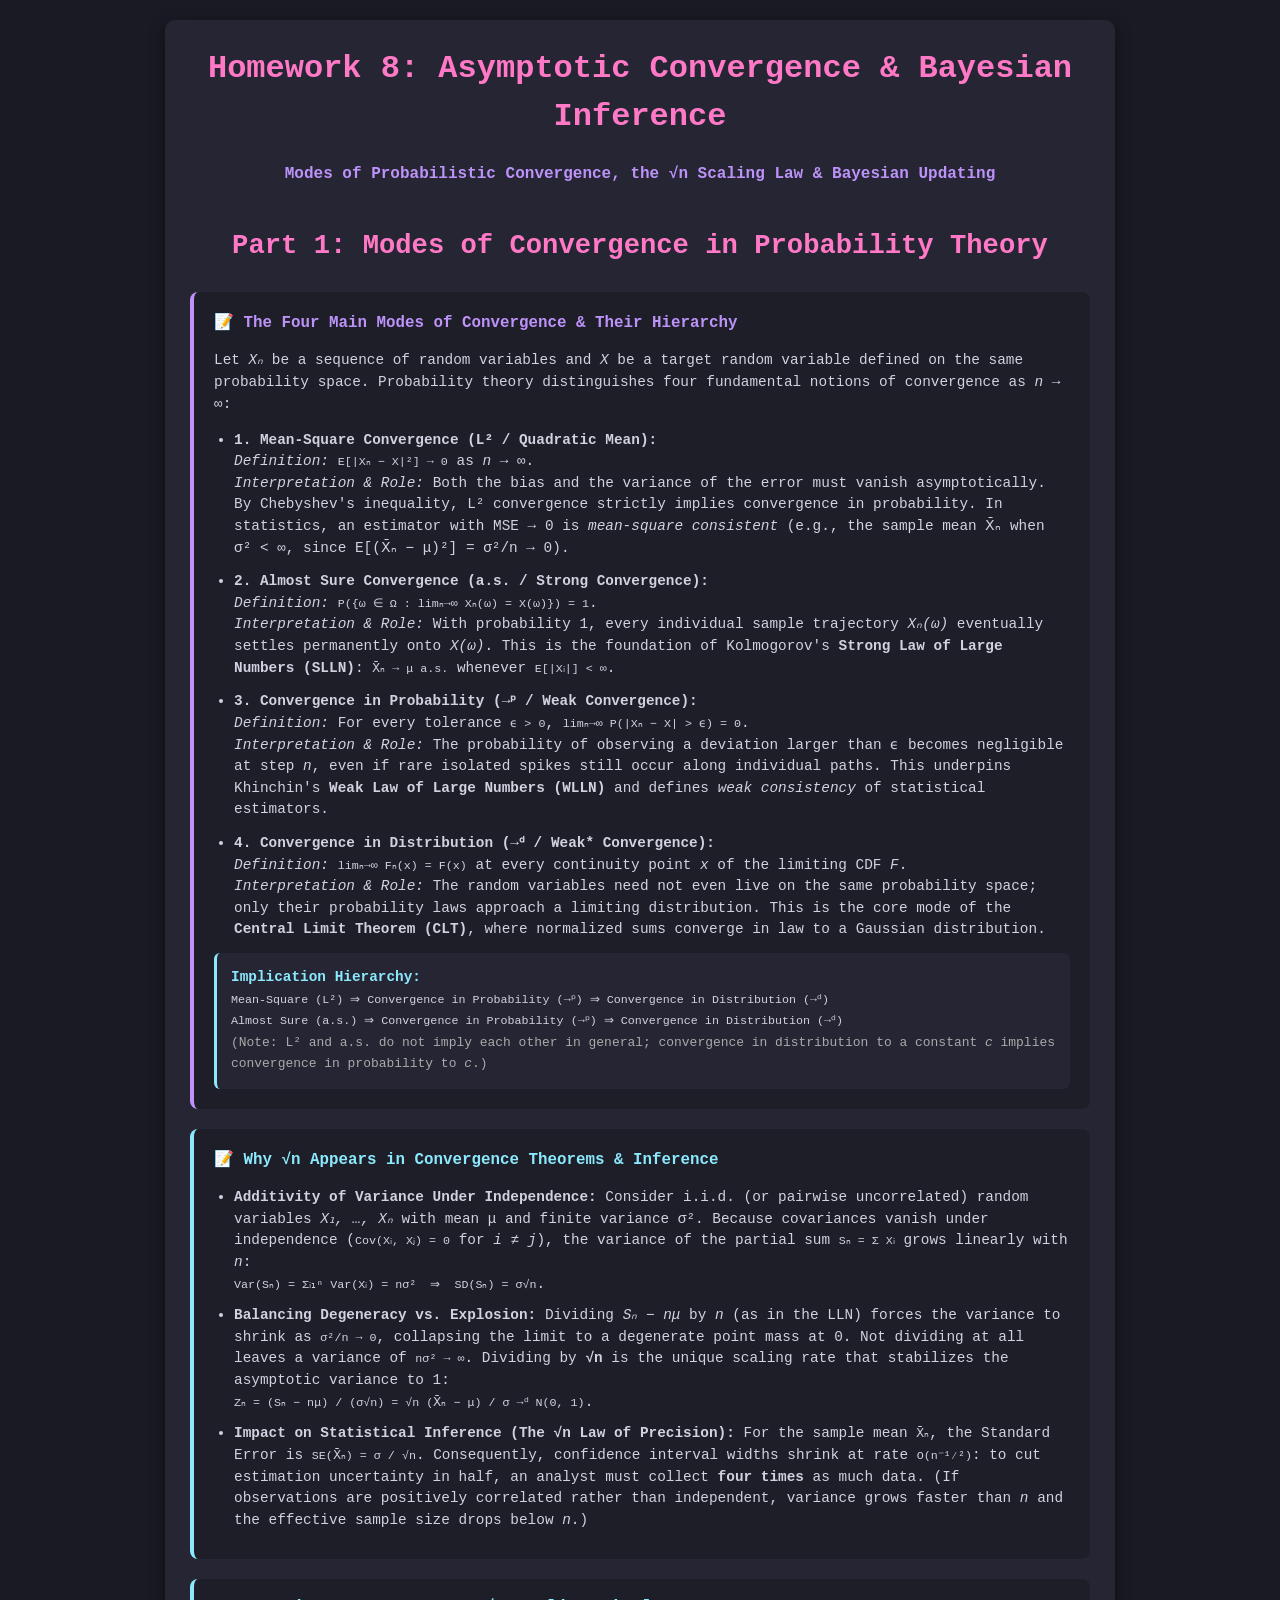
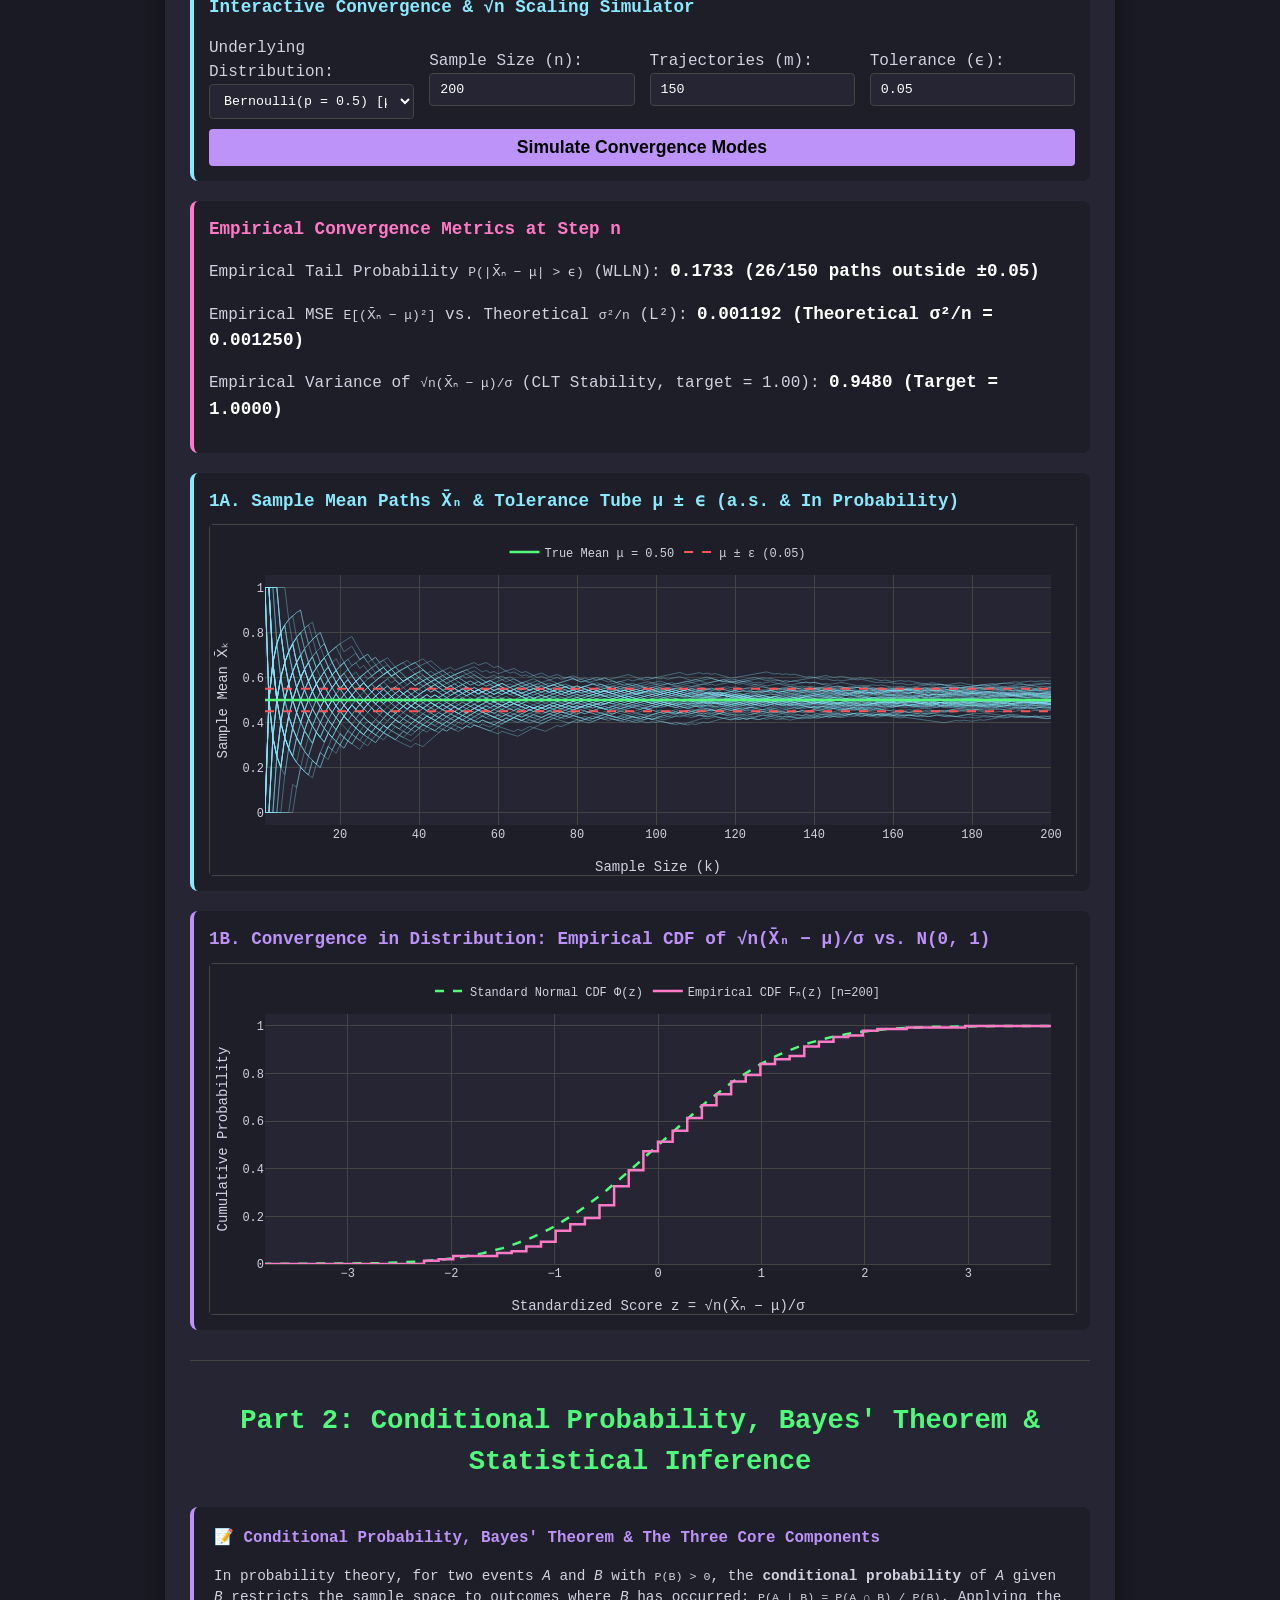
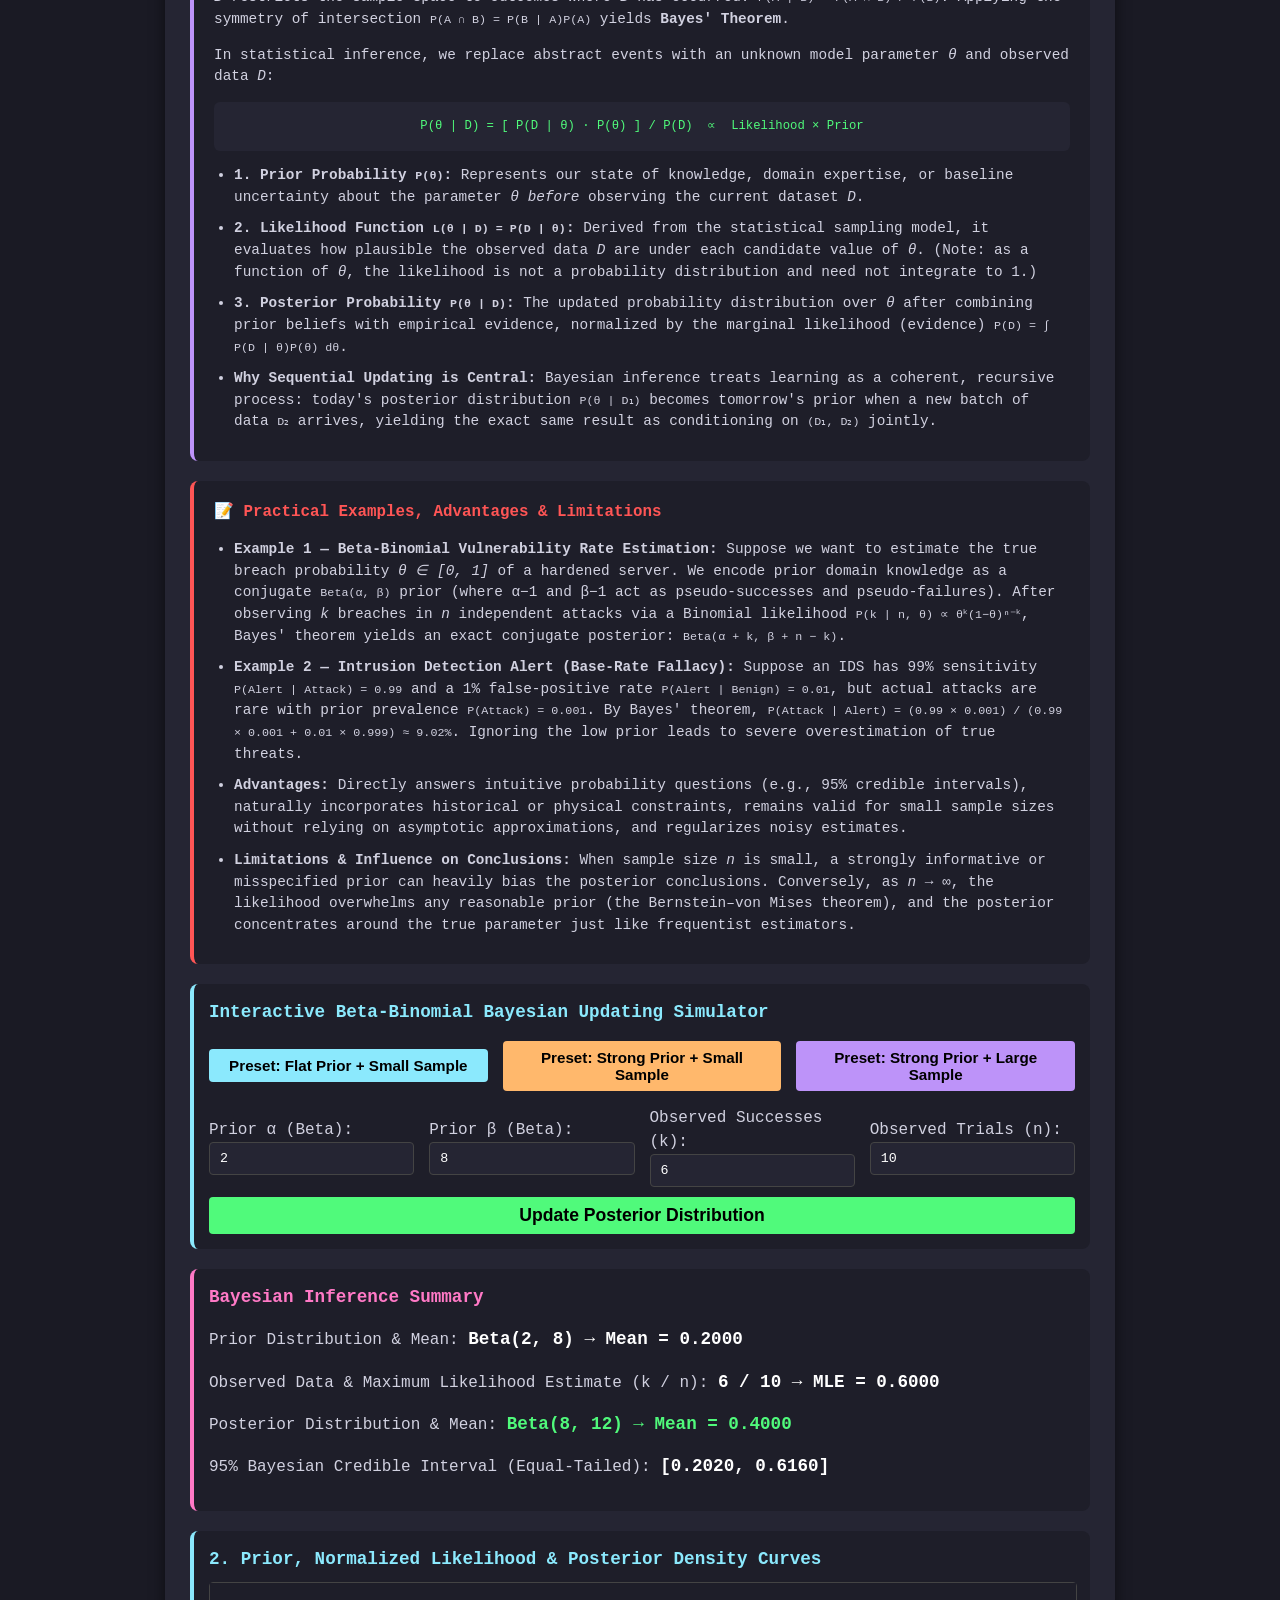
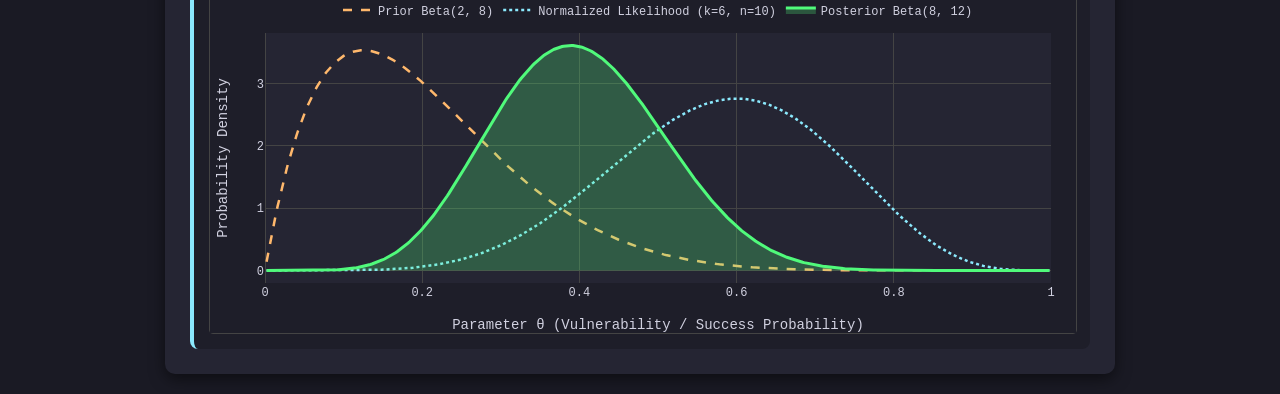
<file: Homework8/index.html>
<!DOCTYPE html>
<html lang="en">
<head>
    <meta charset="UTF-8">
    <meta name="viewport" content="width=device-width, initial-scale=1.0">
    <title>Homework 8: Modes of Convergence &amp; Bayesian Inference</title>
    <link rel="stylesheet" href="style.css">
    <script src="https://cdn.plot.ly/plotly-2.27.0.min.js" charset="utf-8"></script>
</head>
<body>

    <div class="container">
        
        <header>
            <h1>Homework 8: Asymptotic Convergence &amp; Bayesian Inference</h1>
            <p>Modes of Probabilistic Convergence, the &radic;n Scaling Law &amp; Bayesian Updating</p>
        </header>

        <main>
            <!-- ========================================================== -->
            <!-- PART 1: MODES OF CONVERGENCE IN PROBABILITY THEORY         -->
            <!-- ========================================================== -->
            <div style="text-align: center; margin-bottom: 20px;">
                <h2 style="color: #ff79c6; border: none; font-size: 1.7em; margin-bottom: 5px;">Part 1: Modes of Convergence in Probability Theory</h2>
            </div>

            <!-- THEORETICAL EXPLANATION: 4 MODES OF CONVERGENCE -->
            <div class="explanation-box border-purple" style="margin-top: 0;">
                <h3 style="color: #bd93f9; margin-top: 0;">&#128221; The Four Main Modes of Convergence &amp; Their Hierarchy</h3>
                <p>Let <em>X&#8345;</em> be a sequence of random variables and <em>X</em> be a target random variable defined on the same probability space. Probability theory distinguishes four fundamental notions of convergence as <em>n &rarr; &infin;</em>:</p>
                <ul>
                    <li style="margin-bottom: 12px;">
                        <strong>1. Mean-Square Convergence (L&sup2; / Quadratic Mean):</strong>
                        <br><em>Definition:</em> <code>E[|X&#8345; &minus; X|&sup2;] &rarr; 0</code> as <em>n &rarr; &infin;</em>.
                        <br><em>Interpretation &amp; Role:</em> Both the bias and the variance of the error must vanish asymptotically. By Chebyshev's inequality, L&sup2; convergence strictly implies convergence in probability. In statistics, an estimator with MSE &rarr; 0 is <em>mean-square consistent</em> (e.g., the sample mean X&#772;&#8345; when &sigma;&sup2; &lt; &infin;, since E[(X&#772;&#8345; &minus; &mu;)&sup2;] = &sigma;&sup2;/n &rarr; 0).
                    </li>
                    <li style="margin-bottom: 12px;">
                        <strong>2. Almost Sure Convergence (a.s. / Strong Convergence):</strong>
                        <br><em>Definition:</em> <code>P({&omega; &isin; &Omega; : lim&#8345;&rarr;&infin; X&#8345;(&omega;) = X(&omega;)}) = 1</code>.
                        <br><em>Interpretation &amp; Role:</em> With probability 1, every individual sample trajectory <em>X&#8345;(&omega;)</em> eventually settles permanently onto <em>X(&omega;)</em>. This is the foundation of Kolmogorov's <strong>Strong Law of Large Numbers (SLLN)</strong>: <code>X&#772;&#8345; &rarr; &mu; a.s.</code> whenever <code>E[|X&#7522;|] &lt; &infin;</code>.
                    </li>
                    <li style="margin-bottom: 12px;">
                        <strong>3. Convergence in Probability (&rarr;&#7510; / Weak Convergence):</strong>
                        <br><em>Definition:</em> For every tolerance <code>&varepsilon; &gt; 0</code>, <code>lim&#8345;&rarr;&infin; P(|X&#8345; &minus; X| &gt; &varepsilon;) = 0</code>.
                        <br><em>Interpretation &amp; Role:</em> The probability of observing a deviation larger than &varepsilon; becomes negligible at step <em>n</em>, even if rare isolated spikes still occur along individual paths. This underpins Khinchin's <strong>Weak Law of Large Numbers (WLLN)</strong> and defines <em>weak consistency</em> of statistical estimators.
                    </li>
                    <li style="margin-bottom: 12px;">
                        <strong>4. Convergence in Distribution (&rarr;&#7496; / Weak* Convergence):</strong>
                        <br><em>Definition:</em> <code>lim&#8345;&rarr;&infin; F&#8345;(x) = F(x)</code> at every continuity point <em>x</em> of the limiting CDF <em>F</em>.
                        <br><em>Interpretation &amp; Role:</em> The random variables need not even live on the same probability space; only their probability laws approach a limiting distribution. This is the core mode of the <strong>Central Limit Theorem (CLT)</strong>, where normalized sums converge in law to a Gaussian distribution.
                    </li>
                </ul>

                <div style="background-color: #252533; padding: 14px; border-radius: 6px; margin-top: 12px; border-left: 3px solid #8be9fd;">
                    <strong style="color: #8be9fd;">Implication Hierarchy:</strong><br>
                    <code>Mean-Square (L&sup2;) &rArr; Convergence in Probability (&rarr;&#7510;) &rArr; Convergence in Distribution (&rarr;&#7496;)</code><br>
                    <code>Almost Sure (a.s.) &rArr; Convergence in Probability (&rarr;&#7510;) &rArr; Convergence in Distribution (&rarr;&#7496;)</code><br>
                    <span style="font-size: 0.9em; color: #aaa;">(Note: L&sup2; and a.s. do not imply each other in general; convergence in distribution to a constant <em>c</em> implies convergence in probability to <em>c</em>.)</span>
                </div>
            </div>

            <!-- THEORETICAL EXPLANATION: ROLE OF SQRT(N) -->
            <div class="explanation-box border-cyan">
                <h3 style="color: #8be9fd; margin-top: 0;">&#128221; Why &radic;n Appears in Convergence Theorems &amp; Inference</h3>
                <ul>
                    <li style="margin-bottom: 10px;"><strong>Additivity of Variance Under Independence:</strong> Consider i.i.d. (or pairwise uncorrelated) random variables <em>X&#8321;, &hellip;, X&#8345;</em> with mean &mu; and finite variance &sigma;&sup2;. Because covariances vanish under independence (<code>Cov(X&#7522;, X&#11388;) = 0</code> for <em>i &ne; j</em>), the variance of the partial sum <code>S&#8345; = &Sigma; X&#7522;</code> grows linearly with <em>n</em>:
                        <br><code>Var(S&#8345;) = &Sigma;&#7522;&#8321;&#8319; Var(X&#7522;) = n&sigma;&sup2; &nbsp;&rArr;&nbsp; SD(S&#8345;) = &sigma;&radic;n</code>.
                    </li>
                    <li style="margin-bottom: 10px;"><strong>Balancing Degeneracy vs. Explosion:</strong> Dividing <em>S&#8345; &minus; n&mu;</em> by <em>n</em> (as in the LLN) forces the variance to shrink as <code>&sigma;&sup2;/n &rarr; 0</code>, collapsing the limit to a degenerate point mass at 0. Not dividing at all leaves a variance of <code>n&sigma;&sup2; &rarr; &infin;</code>. Dividing by <strong>&radic;n</strong> is the unique scaling rate that stabilizes the asymptotic variance to 1:
                        <br><code>Z&#8345; = (S&#8345; &minus; n&mu;) / (&sigma;&radic;n) = &radic;n (X&#772;&#8345; &minus; &mu;) / &sigma; &rarr;&#7496; N(0, 1)</code>.
                    </li>
                    <li><strong>Impact on Statistical Inference (The &radic;n Law of Precision):</strong> For the sample mean <code>X&#772;&#8345;</code>, the Standard Error is <code>SE(X&#772;&#8345;) = &sigma; / &radic;n</code>. Consequently, confidence interval widths shrink at rate <code>O(n&#8315;&sup1;&#8260;&sup2;)</code>: to cut estimation uncertainty in half, an analyst must collect <strong>four times</strong> as much data. (If observations are positively correlated rather than independent, variance grows faster than <em>n</em> and the effective sample size drops below <em>n</em>.)</li>
                </ul>
            </div>

            <!-- INTERACTIVE SIMULATOR FOR PART 1 -->
            <aside class="controls-box border-cyan" style="margin-top: 20px;">
                <h3 style="margin-top: 0; color: #8be9fd;">Interactive Convergence &amp; &radic;n Scaling Simulator</h3>
                <div class="inputs-row">
                    <div style="flex: 1; min-width: 190px;">
                        <label for="convDistSelect">Underlying Distribution:</label>
                        <select id="convDistSelect">
                            <option value="bernoulli">Bernoulli(p = 0.5) [&mu;=0.5, &sigma;&sup2;=0.25]</option>
                            <option value="uniform">Uniform[0, 1] [&mu;=0.5, &sigma;&sup2;=1/12]</option>
                            <option value="exponential">Exponential(&lambda; = 1) [&mu;=1.0, &sigma;&sup2;=1.0]</option>
                        </select>
                    </div>
                    <div style="flex: 1; min-width: 150px;">
                        <label for="convN">Sample Size (n):</label>
                        <input type="number" id="convN" value="200" min="10" max="2000">
                    </div>
                    <div style="flex: 1; min-width: 150px;">
                        <label for="convM">Trajectories (m):</label>
                        <input type="number" id="convM" value="150" min="20" max="500">
                    </div>
                    <div style="flex: 1; min-width: 150px;">
                        <label for="convEps">Tolerance (&varepsilon;):</label>
                        <input type="number" id="convEps" value="0.05" min="0.01" max="0.5" step="0.01">
                    </div>
                </div>
                <button id="runConvBtn" type="button">Simulate Convergence Modes</button>
            </aside>

            <div class="result-box border-pink">
                <h3 style="color: #ff79c6; margin-top: 0;">Empirical Convergence Metrics at Step n</h3>
                <p>Empirical Tail Probability <code>P(|X&#772;&#8345; &minus; &mu;| &gt; &varepsilon;)</code> (WLLN): <span class="highlight-data" id="emp-prob-out">-</span></p>
                <p>Empirical MSE <code>E[(X&#772;&#8345; &minus; &mu;)&sup2;]</code> vs. Theoretical <code>&sigma;&sup2;/n</code> (L&sup2;): <span class="highlight-data" id="emp-mse-out">-</span></p>
                <p>Empirical Variance of <code>&radic;n(X&#772;&#8345; &minus; &mu;)/&sigma;</code> (CLT Stability, target = 1.00): <span class="highlight-data" id="emp-clt-var-out">-</span></p>
            </div>

            <div class="result-box border-cyan">
                <h3 style="color: #8be9fd; margin-top: 0;">1A. Sample Mean Paths X&#772;&#8345; &amp; Tolerance Tube &mu; &plusmn; &varepsilon; (a.s. &amp; In Probability)</h3>
                <div id="chartConvPaths"></div>
            </div>

            <div class="result-box border-purple">
                <h3 style="color: #bd93f9; margin-top: 0;">1B. Convergence in Distribution: Empirical CDF of &radic;n(X&#772;&#8345; &minus; &mu;)/&sigma; vs. N(0, 1)</h3>
                <div id="chartConvCDF"></div>
            </div>

            <!-- ========================================================== -->
            <!-- PART 2: CONDITIONAL PROBABILITY, BAYES & INFERENCE         -->
            <!-- ========================================================== -->
            <hr class="section-divider">

            <div style="text-align: center; margin-bottom: 20px;">
                <h2 style="color: #50fa7b; border: none; font-size: 1.7em; margin-bottom: 5px;">Part 2: Conditional Probability, Bayes' Theorem &amp; Statistical Inference</h2>
            </div>

            <!-- THEORETICAL EXPLANATION: BAYESIAN INFERENCE -->
            <div class="explanation-box border-purple" style="margin-top: 0;">
                <h3 style="color: #bd93f9; margin-top: 0;">&#128221; Conditional Probability, Bayes' Theorem &amp; The Three Core Components</h3>
                <p>In probability theory, for two events <em>A</em> and <em>B</em> with <code>P(B) &gt; 0</code>, the <strong>conditional probability</strong> of <em>A</em> given <em>B</em> restricts the sample space to outcomes where <em>B</em> has occurred: <code>P(A | B) = P(A &cap; B) / P(B)</code>. Applying the symmetry of intersection <code>P(A &cap; B) = P(B | A)P(A)</code> yields <strong>Bayes' Theorem</strong>.</p>
                <p>In statistical inference, we replace abstract events with an unknown model parameter <em>&theta;</em> and observed data <em>D</em>:</p>

                <div style="background-color: #252533; padding: 15px; border-radius: 6px; margin: 14px 0; font-family: monospace; text-align: center; font-size: 1.05em; color: #50fa7b;">
                    P(&theta; | D) = [ P(D | &theta;) &middot; P(&theta;) ] / P(D) &nbsp;&prop;&nbsp; Likelihood &times; Prior
                </div>

                <ul>
                    <li style="margin-bottom: 10px;"><strong>1. Prior Probability <code>P(&theta;)</code>:</strong> Represents our state of knowledge, domain expertise, or baseline uncertainty about the parameter <em>&theta;</em> <em>before</em> observing the current dataset <em>D</em>.</li>
                    <li style="margin-bottom: 10px;"><strong>2. Likelihood Function <code>L(&theta; | D) = P(D | &theta;)</code>:</strong> Derived from the statistical sampling model, it evaluates how plausible the observed data <em>D</em> are under each candidate value of <em>&theta;</em>. (Note: as a function of <em>&theta;</em>, the likelihood is not a probability distribution and need not integrate to 1.)</li>
                    <li style="margin-bottom: 10px;"><strong>3. Posterior Probability <code>P(&theta; | D)</code>:</strong> The updated probability distribution over <em>&theta;</em> after combining prior beliefs with empirical evidence, normalized by the marginal likelihood (evidence) <code>P(D) = &int; P(D | &theta;)P(&theta;) d&theta;</code>.</li>
                    <li><strong>Why Sequential Updating is Central:</strong> Bayesian inference treats learning as a coherent, recursive process: today's posterior distribution <code>P(&theta; | D&#8321;)</code> becomes tomorrow's prior when a new batch of data <code>D&#8322;</code> arrives, yielding the exact same result as conditioning on <code>(D&#8321;, D&#8322;)</code> jointly.</li>
                </ul>
            </div>

            <!-- EXAMPLES, ADVANTAGES & LIMITATIONS -->
            <div class="explanation-box border-red">
                <h3 style="color: #ff5555; margin-top: 0;">&#128221; Practical Examples, Advantages &amp; Limitations</h3>
                <ul>
                    <li style="margin-bottom: 10px;"><strong>Example 1 &mdash; Beta-Binomial Vulnerability Rate Estimation:</strong> Suppose we want to estimate the true breach probability <em>&theta; &isin; [0, 1]</em> of a hardened server. We encode prior domain knowledge as a conjugate <code>Beta(&alpha;, &beta;)</code> prior (where &alpha;&minus;1 and &beta;&minus;1 act as pseudo-successes and pseudo-failures). After observing <em>k</em> breaches in <em>n</em> independent attacks via a Binomial likelihood <code>P(k | n, &theta;) &prop; &theta;&#7503;(1&minus;&theta;)&#8319;&#8315;&#7503;</code>, Bayes' theorem yields an exact conjugate posterior: <code>Beta(&alpha; + k, &beta; + n &minus; k)</code>.</li>
                    <li style="margin-bottom: 10px;"><strong>Example 2 &mdash; Intrusion Detection Alert (Base-Rate Fallacy):</strong> Suppose an IDS has 99% sensitivity <code>P(Alert | Attack) = 0.99</code> and a 1% false-positive rate <code>P(Alert | Benign) = 0.01</code>, but actual attacks are rare with prior prevalence <code>P(Attack) = 0.001</code>. By Bayes' theorem, <code>P(Attack | Alert) = (0.99 &times; 0.001) / (0.99 &times; 0.001 + 0.01 &times; 0.999) &approx; 9.02%</code>. Ignoring the low prior leads to severe overestimation of true threats.</li>
                    <li style="margin-bottom: 10px;"><strong>Advantages:</strong> Directly answers intuitive probability questions (e.g., 95% credible intervals), naturally incorporates historical or physical constraints, remains valid for small sample sizes without relying on asymptotic approximations, and regularizes noisy estimates.</li>
                    <li><strong>Limitations &amp; Influence on Conclusions:</strong> When sample size <em>n</em> is small, a strongly informative or misspecified prior can heavily bias the posterior conclusions. Conversely, as <em>n &rarr; &infin;</em>, the likelihood overwhelms any reasonable prior (the Bernstein&ndash;von Mises theorem), and the posterior concentrates around the true parameter just like frequentist estimators.</li>
                </ul>
            </div>

            <!-- INTERACTIVE BETA-BINOMIAL BAYESIAN UPDATING SIMULATOR -->
            <aside class="controls-box border-cyan" style="margin-top: 20px;">
                <h3 style="margin-top: 0; color: #8be9fd;">Interactive Beta-Binomial Bayesian Updating Simulator</h3>
                
                <div class="inputs-row" style="margin-bottom: 12px;">
                    <button id="presetBayesUninf" type="button" style="flex: 1; background: #8be9fd; margin-top: 0; font-size: 0.95em;">Preset: Flat Prior + Small Sample</button>
                    <button id="presetBayesStrong" type="button" style="flex: 1; background: #ffb86c; margin-top: 0; font-size: 0.95em;">Preset: Strong Prior + Small Sample</button>
                    <button id="presetBayesLarge" type="button" style="flex: 1; background: #bd93f9; margin-top: 0; font-size: 0.95em;">Preset: Strong Prior + Large Sample</button>
                </div>

                <div class="inputs-row">
                    <div style="flex: 1; min-width: 150px;">
                        <label for="bayesAlpha">Prior &alpha; (Beta):</label>
                        <input type="number" id="bayesAlpha" value="2" min="0.5" max="200" step="0.5">
                    </div>
                    <div style="flex: 1; min-width: 150px;">
                        <label for="bayesBeta">Prior &beta; (Beta):</label>
                        <input type="number" id="bayesBeta" value="8" min="0.5" max="200" step="0.5">
                    </div>
                    <div style="flex: 1; min-width: 150px;">
                        <label for="bayesK">Observed Successes (k):</label>
                        <input type="number" id="bayesK" value="6" min="0" max="5000">
                    </div>
                    <div style="flex: 1; min-width: 150px;">
                        <label for="bayesN">Observed Trials (n):</label>
                        <input type="number" id="bayesN" value="10" min="1" max="5000">
                    </div>
                </div>

                <button id="runBayesBtn" type="button" style="background: #50fa7b;">Update Posterior Distribution</button>
            </aside>

            <div class="result-box border-pink">
                <h3 style="color: #ff79c6; margin-top: 0;">Bayesian Inference Summary</h3>
                <p>Prior Distribution &amp; Mean: <span class="highlight-data" id="bayes-prior-out">-</span></p>
                <p>Observed Data &amp; Maximum Likelihood Estimate (k / n): <span class="highlight-data" id="bayes-mle-out">-</span></p>
                <p>Posterior Distribution &amp; Mean: <span class="success-data" id="bayes-post-out">-</span></p>
                <p>95% Bayesian Credible Interval (Equal-Tailed): <span class="highlight-data" id="bayes-ci-out">-</span></p>
            </div>

            <div class="result-box border-cyan">
                <h3 style="color: #8be9fd; margin-top: 0;">2. Prior, Normalized Likelihood &amp; Posterior Density Curves</h3>
                <div id="chartBayes"></div>
            </div>

        </main>
    </div>

    <script src="script.js"></script>
</body>
</html>
</file>
<file: Homework1/style.css>
/* ========================================== */
/* STYLE.CSS    */
/* ========================================== */

body {
    background-color: #1a1a24; 
    color: #d1d1e0;
    font-family: 'Courier New', Courier, monospace;
    padding: 20px; 
    margin: 0; 
    line-height: 1.5;
}

.container {
    max-width: 900px; 
    margin: 0 auto;
    background-color: #252533; 
    padding: 25px;
    border-radius: 10px; 
    box-shadow: 0 5px 15px rgba(0,0,0,0.5);
}

h1 { color: #ff79c6; text-align: center; margin-top: 0; }
h2 { color: #8be9fd; font-size: 1.1em; border-bottom: 1px dashed #444; padding-bottom: 5px; }
h3 { color: #50fa7b; margin: 0 0 10px 0; font-size: 1.1em; }

.controls-box {
    background-color: #1e1e29; 
    padding: 15px;
    border-radius: 8px; 
    border-left: 4px solid #ffb86c; 
    margin-bottom: 20px;
}

.inputs-row { 
    display: flex; 
    gap: 20px; 
    align-items: center; 
    justify-content: center; 
    margin-top: 15px;
}

input, select { 
    background: #252533; 
    color: #ffffff; 
    border: 1px solid #444; 
    padding: 5px 10px; 
    border-radius: 4px; 
    font-family: inherit;
}

button { 
    background: #bd93f9; 
    color: #000000; 
    border: none; 
    padding: 8px 15px; 
    border-radius: 4px; 
    font-weight: bold; 
    cursor: pointer; 
    transition: 0.2s;
}

button:hover { background: #ff79c6; }

.layout { display: flex; gap: 30px; flex-wrap: wrap; }
.text-results { flex: 1; min-width: 250px; }
.canvas-container { flex: 1; min-width: 400px; text-align: center; }

ul { 
    list-style: none; 
    padding: 0; 
    margin: 0 0 20px 0; 
    height: 320px; 
    overflow-y: auto; 
    background: #1e1e29; 
    border-radius: 5px;
}
li { padding: 8px 10px; border-bottom: 1px solid #444; }
li:nth-child(odd) { background-color: rgba(255,255,255,0.02); }

.result-box {
    background-color: #1e1e29; 
    padding: 15px;
    border-radius: 8px; 
    border-left: 4px solid #50fa7b;
}

#public-key-output { font-size: 1.4em; font-weight: bold; color: #ffffff; }
canvas { background-color: #1e1e29; border-radius: 8px; border: 1px solid #444; }

.explanation-box {
    margin-top: 30px; 
    background-color: #1e1e29; 
    padding: 20px;
    border-radius: 8px; 
    border-left: 4px solid #bd93f9; 
    font-size: 0.9em;
}

/* ========================================== */
/* STATISTICAL SECTION & TABLE FORMATTING     */
/* ========================================== */

.statistics-section {
    margin-top: 30px;
    background-color: #1e1e29;
    padding: 20px;
    border-radius: 8px;
    border-left: 4px solid #ff5555; 
}

table {
    width: 100%; 
    text-align: center; 
    border-collapse: collapse; 
    margin-top: 15px;
    border-color: #444;
}

thead th {
    background-color: #252533; 
    color: #ffffff;
    padding: 10px;
    border-bottom: 2px solid #8be9fd;
}

tbody td {
    border-color: #444;
    padding: 8px;
}

code {
    background-color: #252533;
    padding: 2px 5px;
    border-radius: 4px;
    color: #8be9fd; 
}
</file>
<file: Homework3/style.css>
body {
    background-color: #1a1a24; 
    color: #d1d1e0;
    font-family: 'Courier New', Courier, monospace;
    padding: 20px; 
    margin: 0; 
    line-height: 1.5;
}

.container {
    max-width: 900px; 
    margin: 0 auto;
    background-color: #252533; 
    padding: 25px;
    border-radius: 10px; 
    box-shadow: 0 5px 15px rgba(0,0,0,0.5);
}

h1 { color: #ff79c6; text-align: center; margin-top: 0; }
h2 { color: #8be9fd; font-size: 1.1em; border-bottom: 1px dashed #444; padding-bottom: 5px; margin-top: 40px; }
h3 { color: #50fa7b; margin: 0 0 10px 0; font-size: 1.1em; }

.controls-box {
    background-color: #1e1e29; 
    padding: 15px;
    border-radius: 8px; 
    border-left: 4px solid #ffb86c; 
    margin-bottom: 20px;
}

.inputs-row { 
    display: flex; 
    gap: 15px; 
    align-items: center; 
    margin-top: 15px; 
    flex-wrap: wrap;
}

input, select, textarea { 
    background: #252533; 
    color: #ffffff; 
    border: 1px solid #444; 
    padding: 8px 10px; 
    border-radius: 4px; 
    font-family: inherit;
    width: 100%;
    box-sizing: border-box;
}

button { 
    background: #bd93f9; 
    color: #000000; 
    border: none; 
    padding: 8px 15px; 
    border-radius: 4px; 
    font-weight: bold; 
    cursor: pointer; 
    transition: 0.2s;
    margin-top: 10px;
}

button:hover { background: #ff79c6; }

.result-box {
    background-color: #1e1e29; 
    padding: 15px;
    border-radius: 8px; 
    border-left: 4px solid #50fa7b;
    margin-top: 20px;
}

.explanation-box {
    margin-top: 20px; 
    background-color: #1e1e29; 
    padding: 20px;
    border-radius: 8px; 
    border-left: 4px solid #bd93f9; 
    font-size: 0.9em;
}

.explanation-box ul { padding-left: 20px; margin-bottom: 0; }
.explanation-box li { margin-bottom: 8px; }

.highlight-data { font-size: 1.1em; font-weight: bold; color: #ffffff; }
.danger-data { font-size: 1.1em; font-weight: bold; color: #ff5555; }
.success-data { font-size: 1.1em; font-weight: bold; color: #50fa7b; }

hr.section-divider { border: 0; height: 1px; background: #444; margin: 30px 0; }
</file>
<file: Homework4/style.css>
body {
    background-color: #1a1a24; 
    color: #d1d1e0;
    font-family: 'Courier New', Courier, monospace;
    padding: 20px; 
    margin: 0; 
    line-height: 1.5;
}

.container {
    max-width: 900px; 
    margin: 0 auto;
    background-color: #252533; 
    padding: 25px;
    border-radius: 10px; 
    box-shadow: 0 5px 15px rgba(0,0,0,0.5);
}

/* Typography */
h1 { color: #ff79c6; text-align: center; margin-top: 0; }
header p { text-align: center; font-weight: bold; margin-bottom: 30px; color: #bd93f9; }

h2 { color: #8be9fd; font-size: 1.1em; border-bottom: 1px dashed #444; padding-bottom: 5px; margin-top: 40px; }
h3 { color: #50fa7b; margin: 0 0 10px 0; font-size: 1.1em; }

/* =========================================
   CONTROL PANEL (Inputs)
   ========================================= */
.controls-box {
    background-color: #1e1e29; 
    padding: 15px;
    border-radius: 8px; 
    border-left: 4px solid #ffb86c; /* Bordo Arancione */
    margin-bottom: 20px;
}

.inputs-row { 
    display: flex; 
    gap: 15px; 
    align-items: center; 
    margin-top: 15px; 
    flex-wrap: wrap;
}

input, select, textarea { 
    background: #252533; 
    color: #ffffff; 
    border: 1px solid #444; 
    padding: 8px 10px; 
    border-radius: 4px; 
    font-family: inherit;
    width: 100%;
    box-sizing: border-box;
}

button { 
    background: #bd93f9; 
    color: #000000; 
    border: none; 
    padding: 8px 15px; 
    border-radius: 4px; 
    font-weight: bold; 
    cursor: pointer; 
    transition: 0.2s;
    margin-top: 10px;
    width: 100%;
    font-size: 1.1em;
}

button:hover { background: #ff79c6; }

/* =========================================
   CHARTS SECTION (Results & Explanations)
   ========================================= */
.result-box {
    background-color: #1e1e29; 
    padding: 15px;
    border-radius: 8px; 
    border-left: 4px solid #50fa7b; /* Bordo Verde di base */
    margin-top: 20px;
}

.explanation-box {
    margin-top: 20px; 
    background-color: #1e1e29; 
    padding: 20px;
    border-radius: 8px; 
    border-left: 4px solid #bd93f9; /* Bordo Viola di base */
    font-size: 0.9em;
}

.explanation-box ul { padding-left: 20px; margin-bottom: 0; }
.explanation-box li { margin-bottom: 8px; }

/* Highlight Data */
.highlight-data { font-size: 1.1em; font-weight: bold; color: #ffffff; }
.danger-data { font-size: 1.1em; font-weight: bold; color: #ff5555; }
.success-data { font-size: 1.1em; font-weight: bold; color: #50fa7b; }

hr.section-divider { border: 0; height: 1px; background: #444; margin: 30px 0; }

/* Plotly Containers */
#chartTotal, #chartAverage, #chartNormalized, #chartHistogram {
    width: 100%;
    height: 400px;
    background-color: #252533; 
    border-radius: 4px;
    border: 1px solid #444;
}

/* =========================================
   UTILITY CLASSES (Per cambiare i bordi a piacimento)
   ========================================= */
.border-red { border-left-color: #ff5555 !important; }
.border-cyan { border-left-color: #8be9fd !important; }
.border-pink { border-left-color: #ff79c6 !important; }
.border-purple { border-left-color: #bd93f9 !important; }
</file>
<file: Homework5/style.css>
body {
    background-color: #1a1a24; 
    color: #d1d1e0;
    font-family: 'Courier New', Courier, monospace;
    padding: 20px; 
    margin: 0; 
    line-height: 1.5;
}

.container {
    max-width: 900px; 
    margin: 0 auto;
    background-color: #252533; 
    padding: 25px;
    border-radius: 10px; 
    box-shadow: 0 5px 15px rgba(0,0,0,0.5);
}

/* Typography */
h1 { color: #ff79c6; text-align: center; margin-top: 0; }
header p { text-align: center; font-weight: bold; margin-bottom: 30px; color: #bd93f9; }

h2 { color: #8be9fd; font-size: 1.1em; border-bottom: 1px dashed #444; padding-bottom: 5px; margin-top: 40px; }
h3 { color: #50fa7b; margin: 0 0 10px 0; font-size: 1.1em; }

/* =========================================
   CONTROL PANEL (Inputs)
   ========================================= */
.controls-box {
    background-color: #1e1e29; 
    padding: 15px;
    border-radius: 8px; 
    border-left: 4px solid #ffb86c; /* Bordo Arancione */
    margin-bottom: 20px;
}

.inputs-row { 
    display: flex; 
    gap: 15px; 
    align-items: center; 
    margin-top: 15px; 
    flex-wrap: wrap;
}

input, select, textarea { 
    background: #252533; 
    color: #ffffff; 
    border: 1px solid #444; 
    padding: 8px 10px; 
    border-radius: 4px; 
    font-family: inherit;
    width: 100%;
    box-sizing: border-box;
}

button { 
    background: #bd93f9; 
    color: #000000; 
    border: none; 
    padding: 8px 15px; 
    border-radius: 4px; 
    font-weight: bold; 
    cursor: pointer; 
    transition: 0.2s;
    margin-top: 10px;
    width: 100%;
    font-size: 1.1em;
}

button:hover { background: #ff79c6; }

/* =========================================
   CHARTS SECTION (Results & Explanations)
   ========================================= */
.result-box {
    background-color: #1e1e29; 
    padding: 15px;
    border-radius: 8px; 
    border-left: 4px solid #50fa7b; /* Bordo Verde di base */
    margin-top: 20px;
}

.explanation-box {
    margin-top: 20px; 
    background-color: #1e1e29; 
    padding: 20px;
    border-radius: 8px; 
    border-left: 4px solid #bd93f9; /* Bordo Viola di base */
    font-size: 0.9em;
}

.explanation-box ul { padding-left: 20px; margin-bottom: 0; }
.explanation-box li { margin-bottom: 8px; }

/* Highlight Data */
.highlight-data { font-size: 1.1em; font-weight: bold; color: #ffffff; }
.danger-data { font-size: 1.1em; font-weight: bold; color: #ff5555; }
.success-data { font-size: 1.1em; font-weight: bold; color: #50fa7b; }

hr.section-divider { border: 0; height: 1px; background: #444; margin: 30px 0; }

/* Plotly Containers */
#chartTotal, #chartAverage, #chartNormalized, #chartHistogram {
    width: 100%;
    height: 400px;
    background-color: #252533; 
    border-radius: 4px;
    border: 1px solid #444;
}

/* =========================================
   UTILITY CLASSES (Per cambiare i bordi a piacimento)
   ========================================= */
.border-red { border-left-color: #ff5555 !important; }
.border-cyan { border-left-color: #8be9fd !important; }
.border-pink { border-left-color: #ff79c6 !important; }
.border-purple { border-left-color: #bd93f9 !important; }
</file>
<file: Homework6/style.css>
body {
    background-color: #1a1a24; 
    color: #d1d1e0;
    font-family: 'Courier New', Courier, monospace;
    padding: 20px; 
    margin: 0; 
    line-height: 1.5;
}

.container {
    max-width: 900px; 
    margin: 0 auto;
    background-color: #252533; 
    padding: 25px;
    border-radius: 10px; 
    box-shadow: 0 5px 15px rgba(0,0,0,0.5);
}

/* Typography */
h1 { color: #ff79c6; text-align: center; margin-top: 0; }
header p { text-align: center; font-weight: bold; margin-bottom: 30px; color: #bd93f9; }

h2 { color: #8be9fd; font-size: 1.1em; border-bottom: 1px dashed #444; padding-bottom: 5px; margin-top: 40px; }
h3 { color: #50fa7b; margin: 0 0 10px 0; font-size: 1.1em; }

/* =========================================
   CONTROL PANEL (Inputs)
   ========================================= */
.controls-box {
    background-color: #1e1e29; 
    padding: 15px;
    border-radius: 8px; 
    border-left: 4px solid #ffb86c; /* Bordo Arancione */
    margin-bottom: 20px;
}

.inputs-row { 
    display: flex; 
    gap: 15px; 
    align-items: center; 
    margin-top: 15px; 
    flex-wrap: wrap;
}

input, select, textarea { 
    background: #252533; 
    color: #ffffff; 
    border: 1px solid #444; 
    padding: 8px 10px; 
    border-radius: 4px; 
    font-family: inherit;
    width: 100%;
    box-sizing: border-box;
}

button { 
    background: #bd93f9; 
    color: #000000; 
    border: none; 
    padding: 8px 15px; 
    border-radius: 4px; 
    font-weight: bold; 
    cursor: pointer; 
    transition: 0.2s;
    margin-top: 10px;
    width: 100%;
    font-size: 1.1em;
}

button:hover { background: #ff79c6; }

/* =========================================
   CHARTS SECTION (Results & Explanations)
   ========================================= */
.result-box {
    background-color: #1e1e29; 
    padding: 15px;
    border-radius: 8px; 
    border-left: 4px solid #50fa7b; /* Bordo Verde di base */
    margin-top: 20px;
}

.explanation-box {
    margin-top: 20px; 
    background-color: #1e1e29; 
    padding: 20px;
    border-radius: 8px; 
    border-left: 4px solid #bd93f9; /* Bordo Viola di base */
    font-size: 0.9em;
}

.explanation-box ul { padding-left: 20px; margin-bottom: 0; }
.explanation-box li { margin-bottom: 8px; }

/* Highlight Data */
.highlight-data { font-size: 1.1em; font-weight: bold; color: #ffffff; }
.danger-data { font-size: 1.1em; font-weight: bold; color: #ff5555; }
.success-data { font-size: 1.1em; font-weight: bold; color: #50fa7b; }

hr.section-divider { border: 0; height: 1px; background: #444; margin: 30px 0; }

/* Plotly Containers */
[id^="chart"] {
    width: 100% !important;
    min-height: 350px;
    background-color: #252533; 
    border-radius: 4px;
    border: 1px solid #444;
}

/* =========================================
   UTILITY CLASSES (Per cambiare i bordi a piacimento)
   ========================================= */
.border-red { border-left-color: #ff5555 !important; }
.border-cyan { border-left-color: #8be9fd !important; }
.border-pink { border-left-color: #ff79c6 !important; }
.border-purple { border-left-color: #bd93f9 !important; }
</file>
<file: Homework7/style.css>
body {
    background-color: #1a1a24; 
    color: #d1d1e0;
    font-family: 'Courier New', Courier, monospace;
    padding: 20px; 
    margin: 0; 
    line-height: 1.5;
}

.container {
    max-width: 900px; 
    margin: 0 auto;
    background-color: #252533; 
    padding: 25px;
    border-radius: 10px; 
    box-shadow: 0 5px 15px rgba(0,0,0,0.5);
}

/* Typography */
h1 { color: #ff79c6; text-align: center; margin-top: 0; }
header p { text-align: center; font-weight: bold; margin-bottom: 30px; color: #bd93f9; }

h2 { color: #8be9fd; font-size: 1.1em; border-bottom: 1px dashed #444; padding-bottom: 5px; margin-top: 40px; }
h3 { color: #50fa7b; margin: 0 0 10px 0; font-size: 1.1em; }

/* =========================================
   CONTROL PANEL (Inputs)
   ========================================= */
.controls-box {
    background-color: #1e1e29; 
    padding: 15px;
    border-radius: 8px; 
    border-left: 4px solid #ffb86c; /* Bordo Arancione */
    margin-bottom: 20px;
}

.inputs-row { 
    display: flex; 
    gap: 15px; 
    align-items: center; 
    margin-top: 15px; 
    flex-wrap: wrap;
}

input, select, textarea { 
    background: #252533; 
    color: #ffffff; 
    border: 1px solid #444; 
    padding: 8px 10px; 
    border-radius: 4px; 
    font-family: inherit;
    width: 100%;
    box-sizing: border-box;
}

button { 
    background: #bd93f9; 
    color: #000000; 
    border: none; 
    padding: 8px 15px; 
    border-radius: 4px; 
    font-weight: bold; 
    cursor: pointer; 
    transition: 0.2s;
    margin-top: 10px;
    width: 100%;
    font-size: 1.1em;
}

button:hover { background: #ff79c6; }

/* =========================================
   CHARTS SECTION (Results & Explanations)
   ========================================= */
.result-box {
    background-color: #1e1e29; 
    padding: 15px;
    border-radius: 8px; 
    border-left: 4px solid #50fa7b; /* Bordo Verde di base */
    margin-top: 20px;
}

.explanation-box {
    margin-top: 20px; 
    background-color: #1e1e29; 
    padding: 20px;
    border-radius: 8px; 
    border-left: 4px solid #bd93f9; /* Bordo Viola di base */
    font-size: 0.9em;
}

.explanation-box ul { padding-left: 20px; margin-bottom: 0; }
.explanation-box li { margin-bottom: 8px; }

/* Highlight Data */
.highlight-data { font-size: 1.1em; font-weight: bold; color: #ffffff; }
.danger-data { font-size: 1.1em; font-weight: bold; color: #ff5555; }
.success-data { font-size: 1.1em; font-weight: bold; color: #50fa7b; }

hr.section-divider { border: 0; height: 1px; background: #444; margin: 30px 0; }

/* Plotly Containers */
[id^="chart"] {
    width: 100% !important;
    min-height: 350px;
    background-color: #252533; 
    border-radius: 4px;
    border: 1px solid #444;
}

/* =========================================
   UTILITY CLASSES (Per cambiare i bordi a piacimento)
   ========================================= */
.border-red { border-left-color: #ff5555 !important; }
.border-cyan { border-left-color: #8be9fd !important; }
.border-pink { border-left-color: #ff79c6 !important; }
.border-purple { border-left-color: #bd93f9 !important; }

/* =========================================
   TABLES (Contingency & Frequencies)
   ========================================= */
.table-wrapper {
    overflow-x: auto;
    margin-top: 15px;
}

table {
    width: 100%;
    border-collapse: collapse;
    background-color: #252533;
    font-size: 0.95em;
}

th, td {
    border: 1px solid #444;
    padding: 10px 12px;
    text-align: center;
}

th {
    background-color: #1a1a24;
    color: #8be9fd;
    font-weight: bold;
}

.marginal-cell {
    background-color: #1e1e29;
    color: #ffb86c;
    font-weight: bold;
}
</file>
<file: Homework8/style.css>
body {
    background-color: #1a1a24; 
    color: #d1d1e0;
    font-family: 'Courier New', Courier, monospace;
    padding: 20px; 
    margin: 0; 
    line-height: 1.5;
}

.container {
    max-width: 900px; 
    margin: 0 auto;
    background-color: #252533; 
    padding: 25px;
    border-radius: 10px; 
    box-shadow: 0 5px 15px rgba(0,0,0,0.5);
}

/* Typography */
h1 { color: #ff79c6; text-align: center; margin-top: 0; }
header p { text-align: center; font-weight: bold; margin-bottom: 30px; color: #bd93f9; }

h2 { color: #8be9fd; font-size: 1.1em; border-bottom: 1px dashed #444; padding-bottom: 5px; margin-top: 40px; }
h3 { color: #50fa7b; margin: 0 0 10px 0; font-size: 1.1em; }

/* =========================================
   CONTROL PANEL (Inputs)
   ========================================= */
.controls-box {
    background-color: #1e1e29; 
    padding: 15px;
    border-radius: 8px; 
    border-left: 4px solid #ffb86c; /* Bordo Arancione */
    margin-bottom: 20px;
}

.inputs-row { 
    display: flex; 
    gap: 15px; 
    align-items: center; 
    margin-top: 15px; 
    flex-wrap: wrap;
}

input, select, textarea { 
    background: #252533; 
    color: #ffffff; 
    border: 1px solid #444; 
    padding: 8px 10px; 
    border-radius: 4px; 
    font-family: inherit;
    width: 100%;
    box-sizing: border-box;
}

button { 
    background: #bd93f9; 
    color: #000000; 
    border: none; 
    padding: 8px 15px; 
    border-radius: 4px; 
    font-weight: bold; 
    cursor: pointer; 
    transition: 0.2s;
    margin-top: 10px;
    width: 100%;
    font-size: 1.1em;
}

button:hover { background: #ff79c6; }

/* =========================================
   CHARTS SECTION (Results & Explanations)
   ========================================= */
.result-box {
    background-color: #1e1e29; 
    padding: 15px;
    border-radius: 8px; 
    border-left: 4px solid #50fa7b; /* Bordo Verde di base */
    margin-top: 20px;
}

.explanation-box {
    margin-top: 20px; 
    background-color: #1e1e29; 
    padding: 20px;
    border-radius: 8px; 
    border-left: 4px solid #bd93f9; /* Bordo Viola di base */
    font-size: 0.9em;
}

.explanation-box ul { padding-left: 20px; margin-bottom: 0; }
.explanation-box li { margin-bottom: 8px; }

/* Highlight Data */
.highlight-data { font-size: 1.1em; font-weight: bold; color: #ffffff; }
.danger-data { font-size: 1.1em; font-weight: bold; color: #ff5555; }
.success-data { font-size: 1.1em; font-weight: bold; color: #50fa7b; }

hr.section-divider { border: 0; height: 1px; background: #444; margin: 30px 0; }

/* Plotly Containers */
[id^="chart"] {
    width: 100% !important;
    min-height: 350px;
    background-color: #252533; 
    border-radius: 4px;
    border: 1px solid #444;
}

/* =========================================
   UTILITY CLASSES (Per cambiare i bordi a piacimento)
   ========================================= */
.border-red { border-left-color: #ff5555 !important; }
.border-cyan { border-left-color: #8be9fd !important; }
.border-pink { border-left-color: #ff79c6 !important; }
.border-purple { border-left-color: #bd93f9 !important; }
</file>
